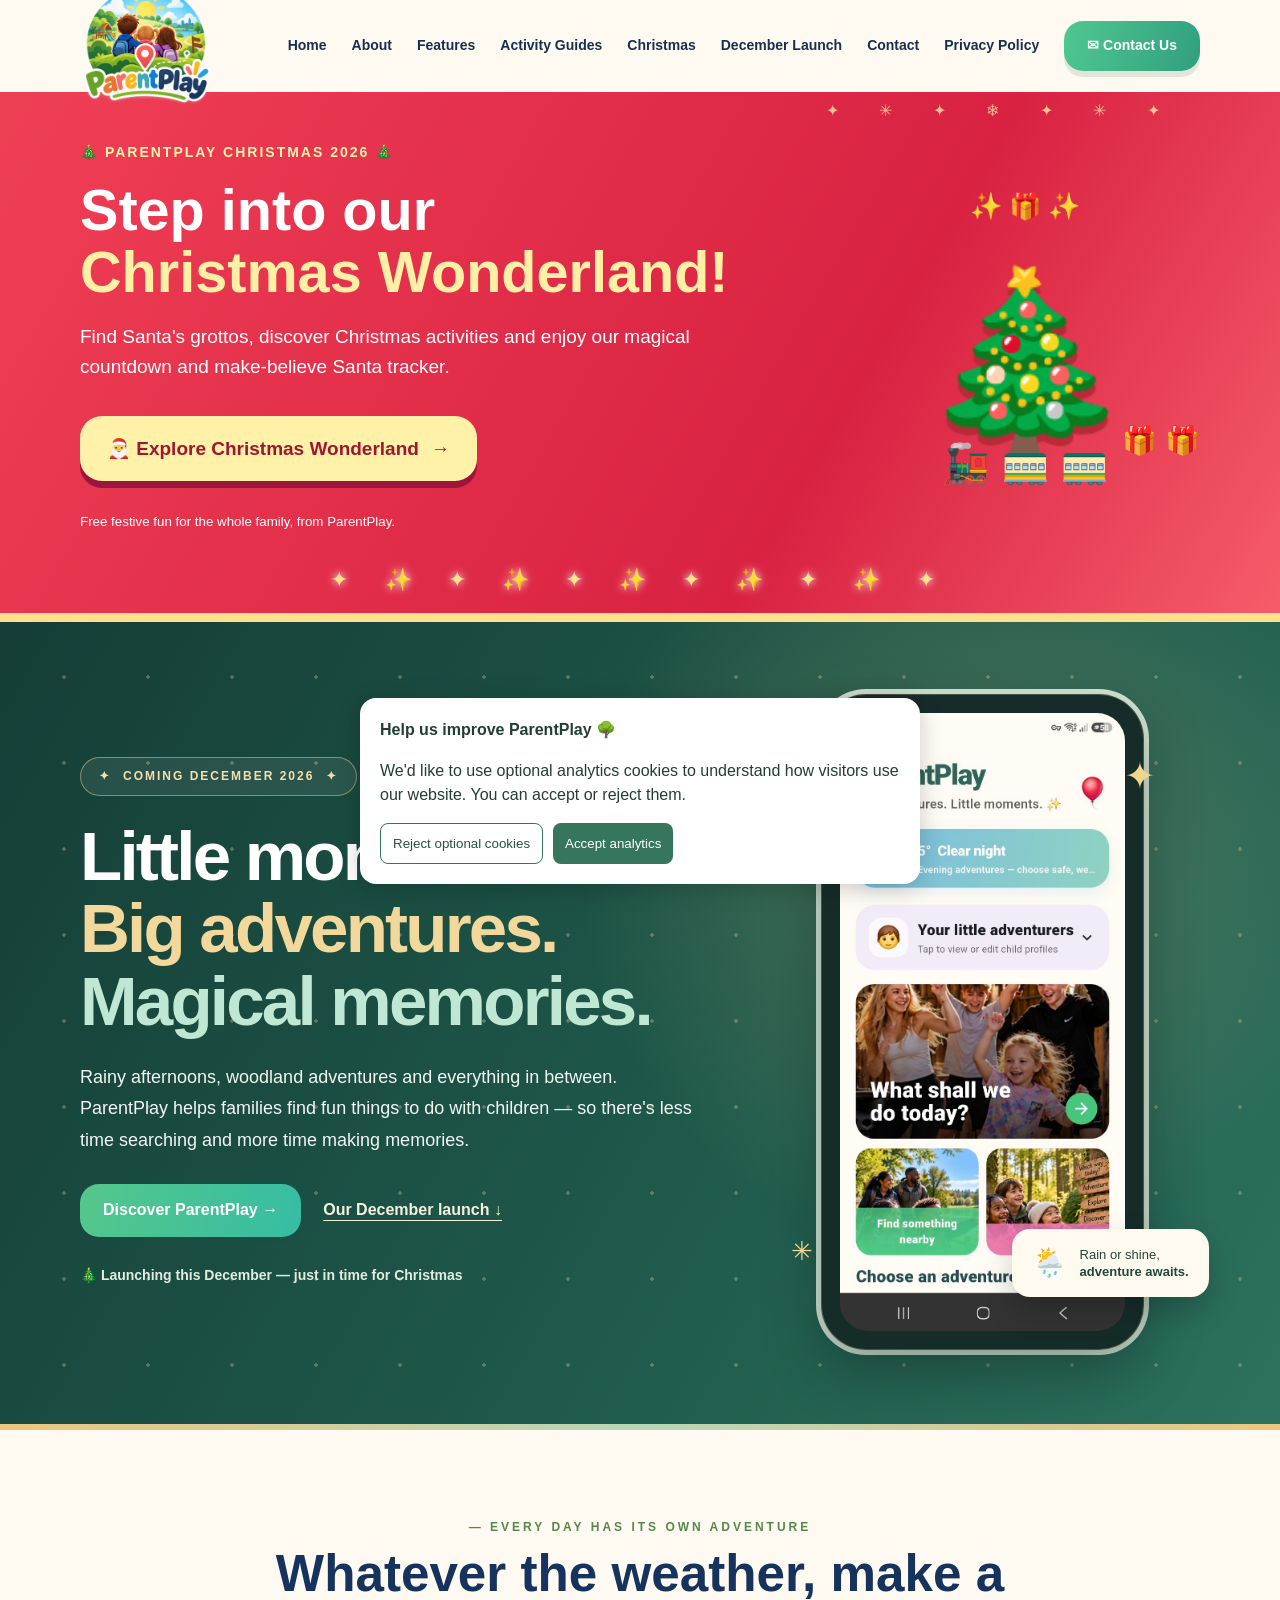
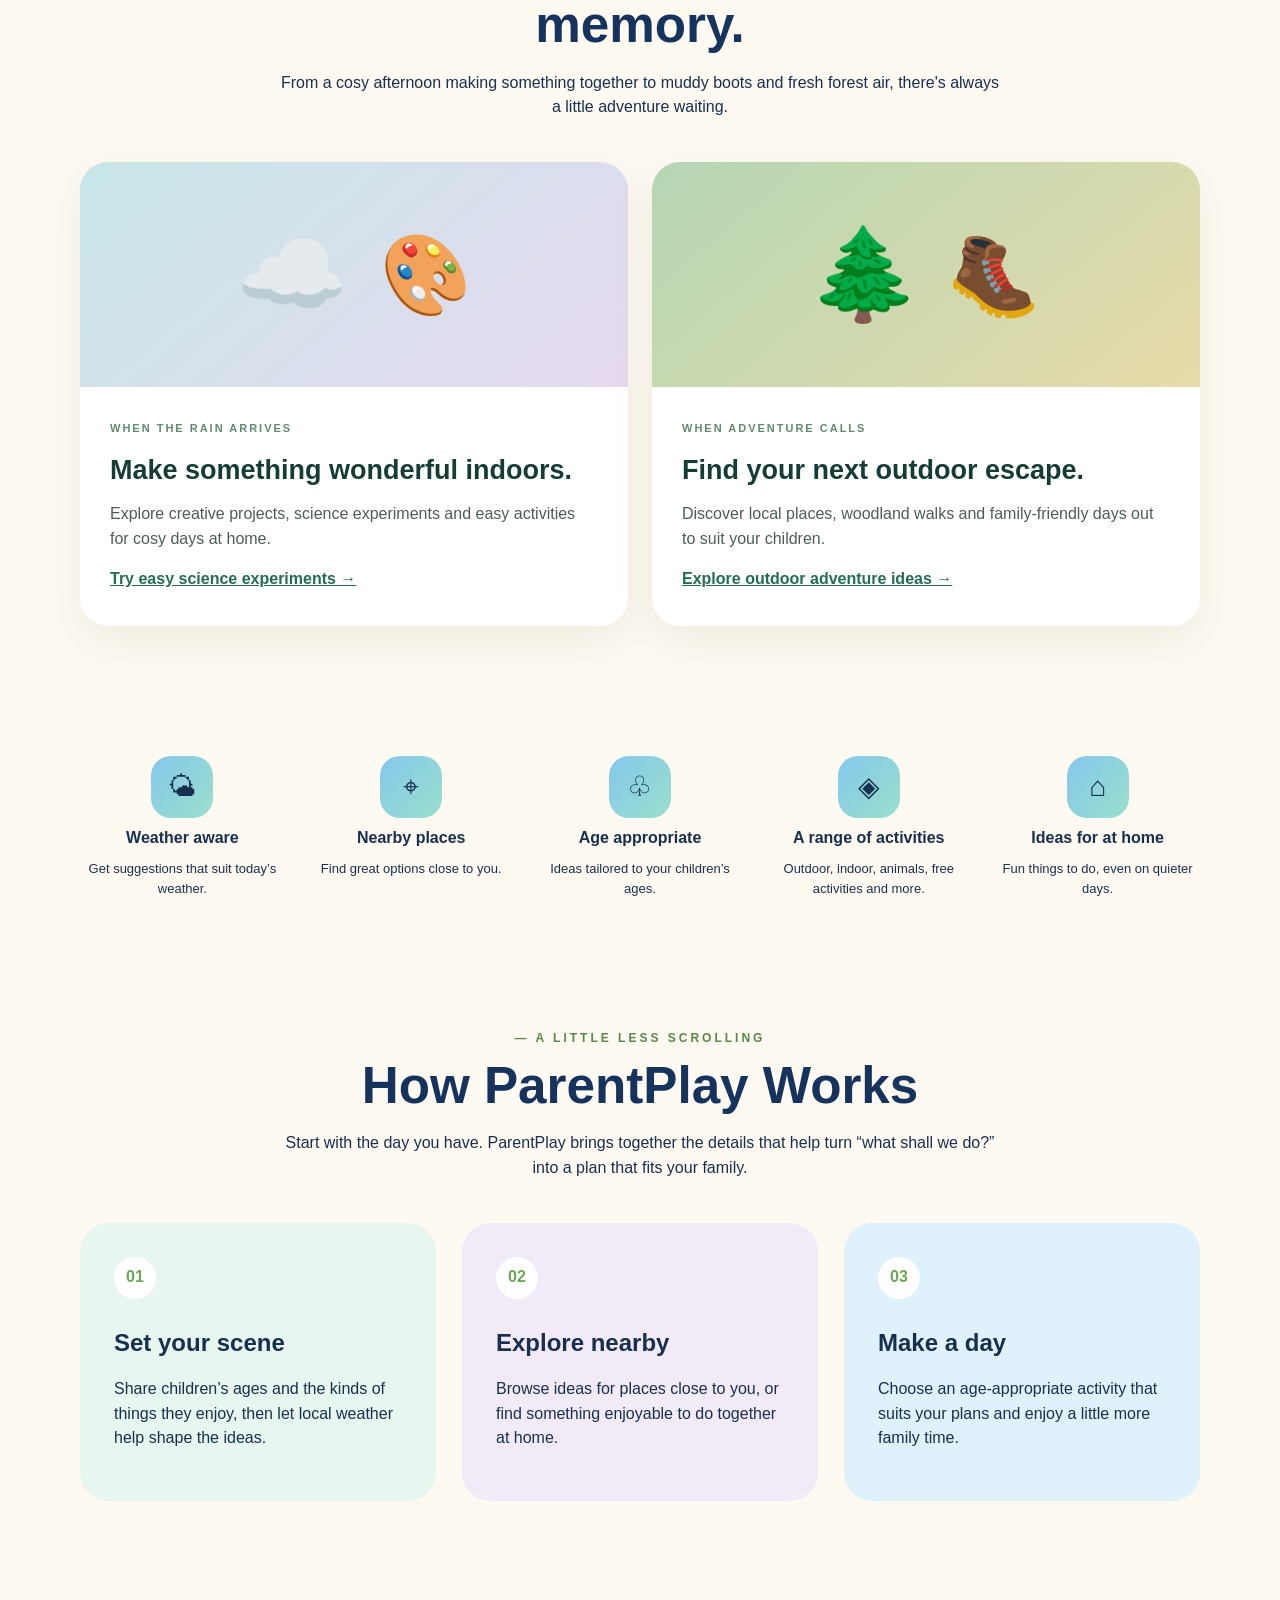
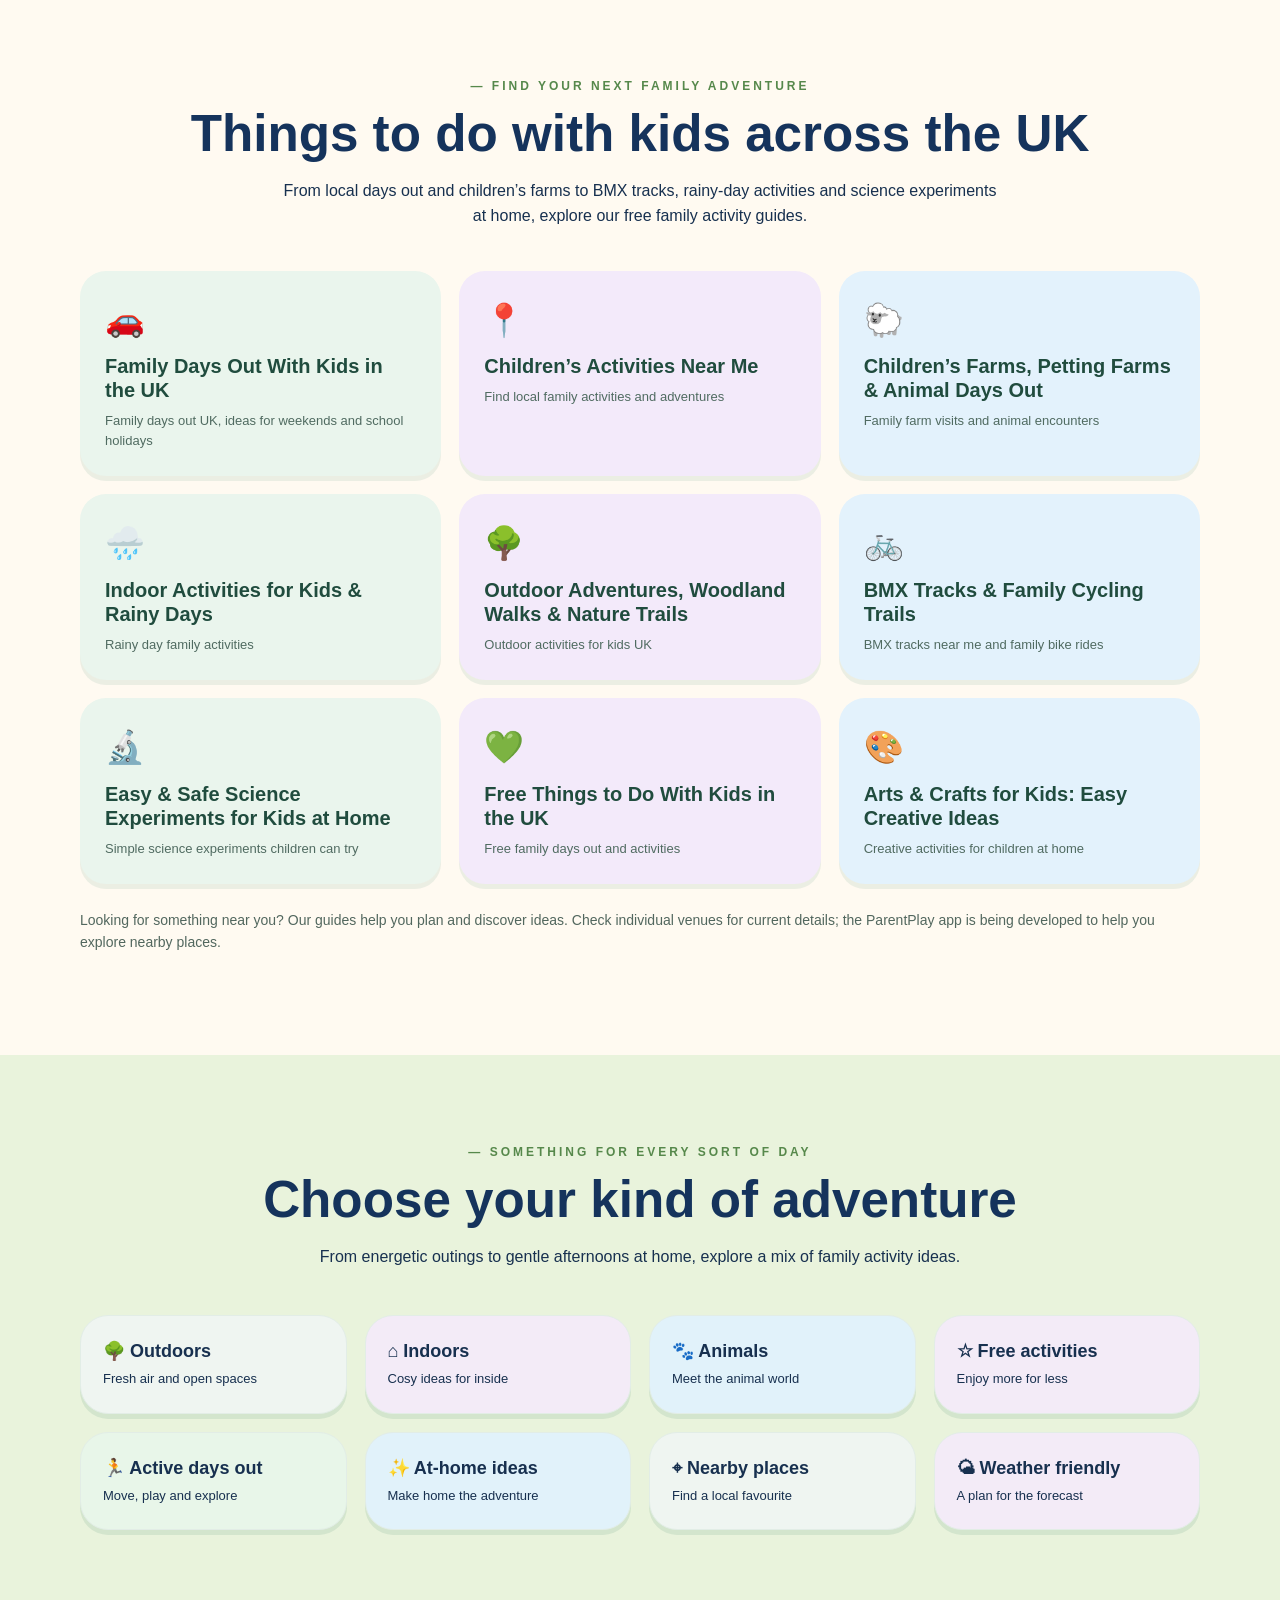
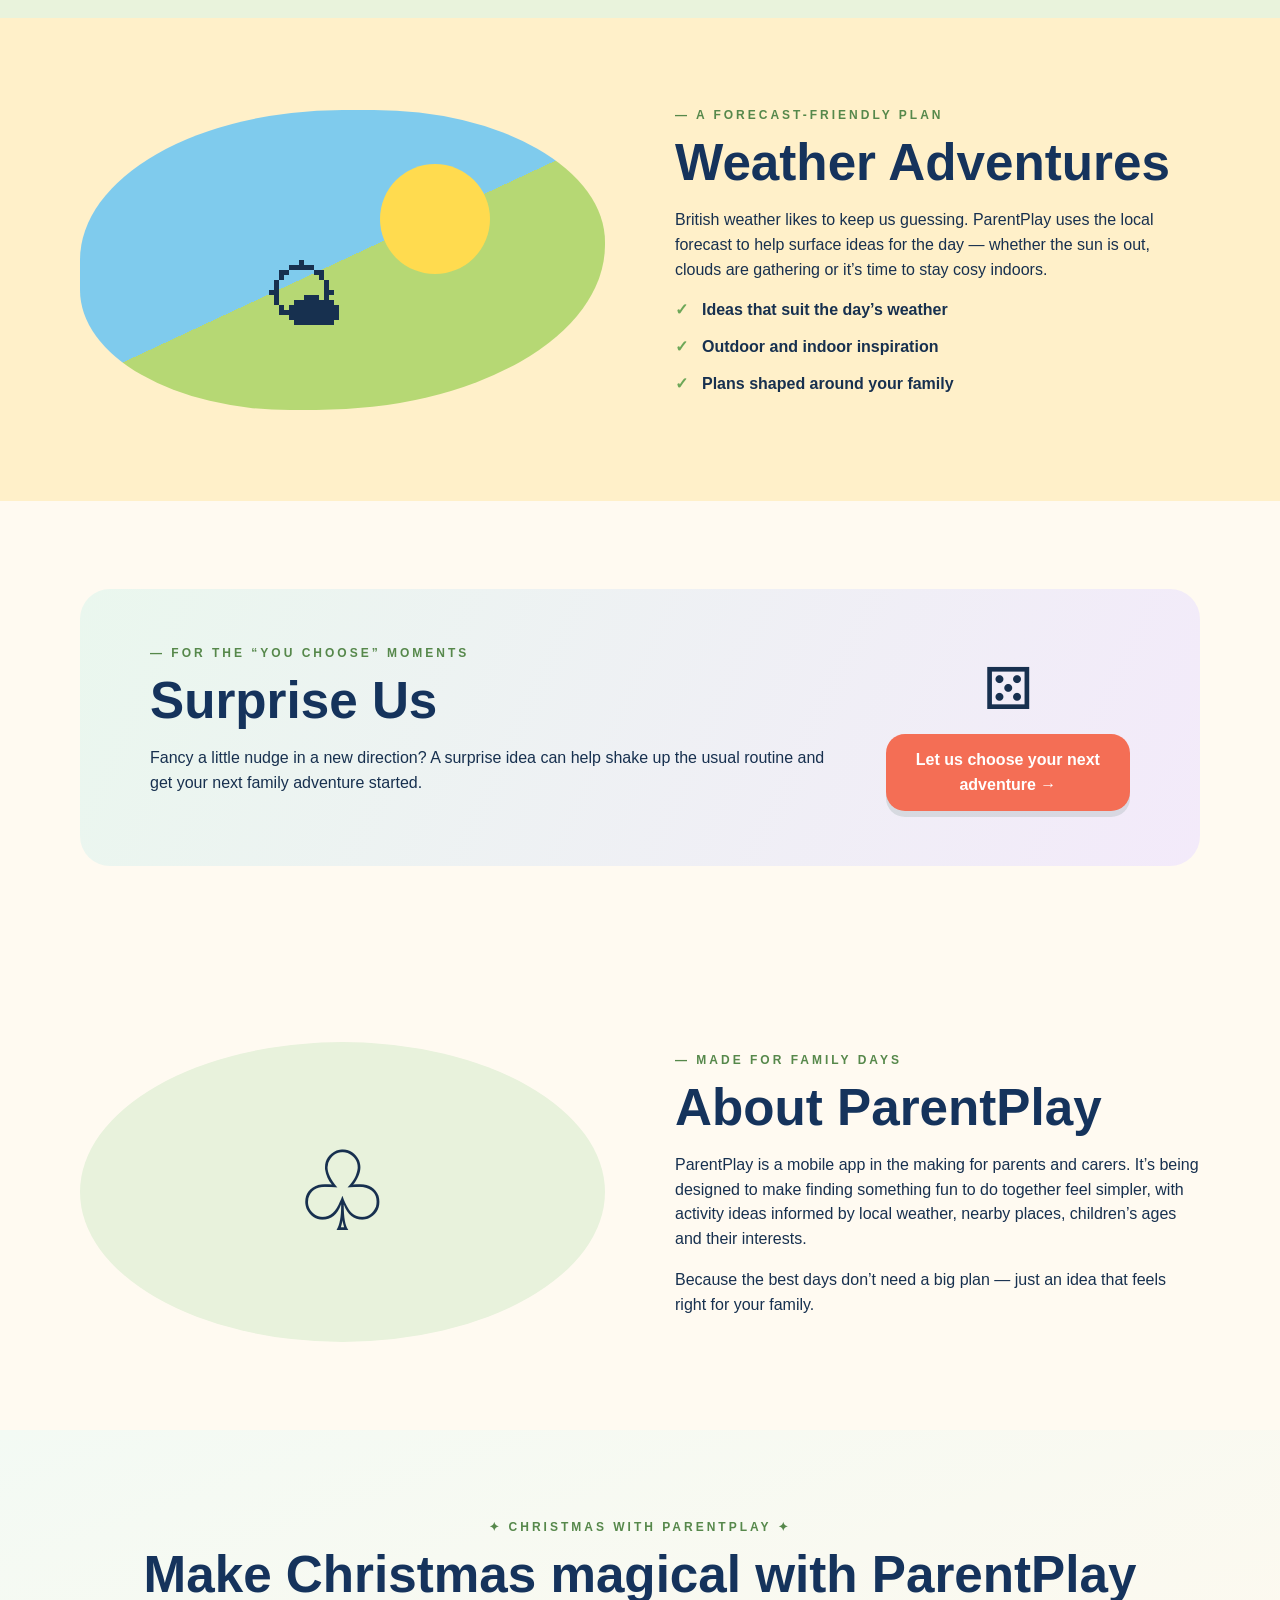
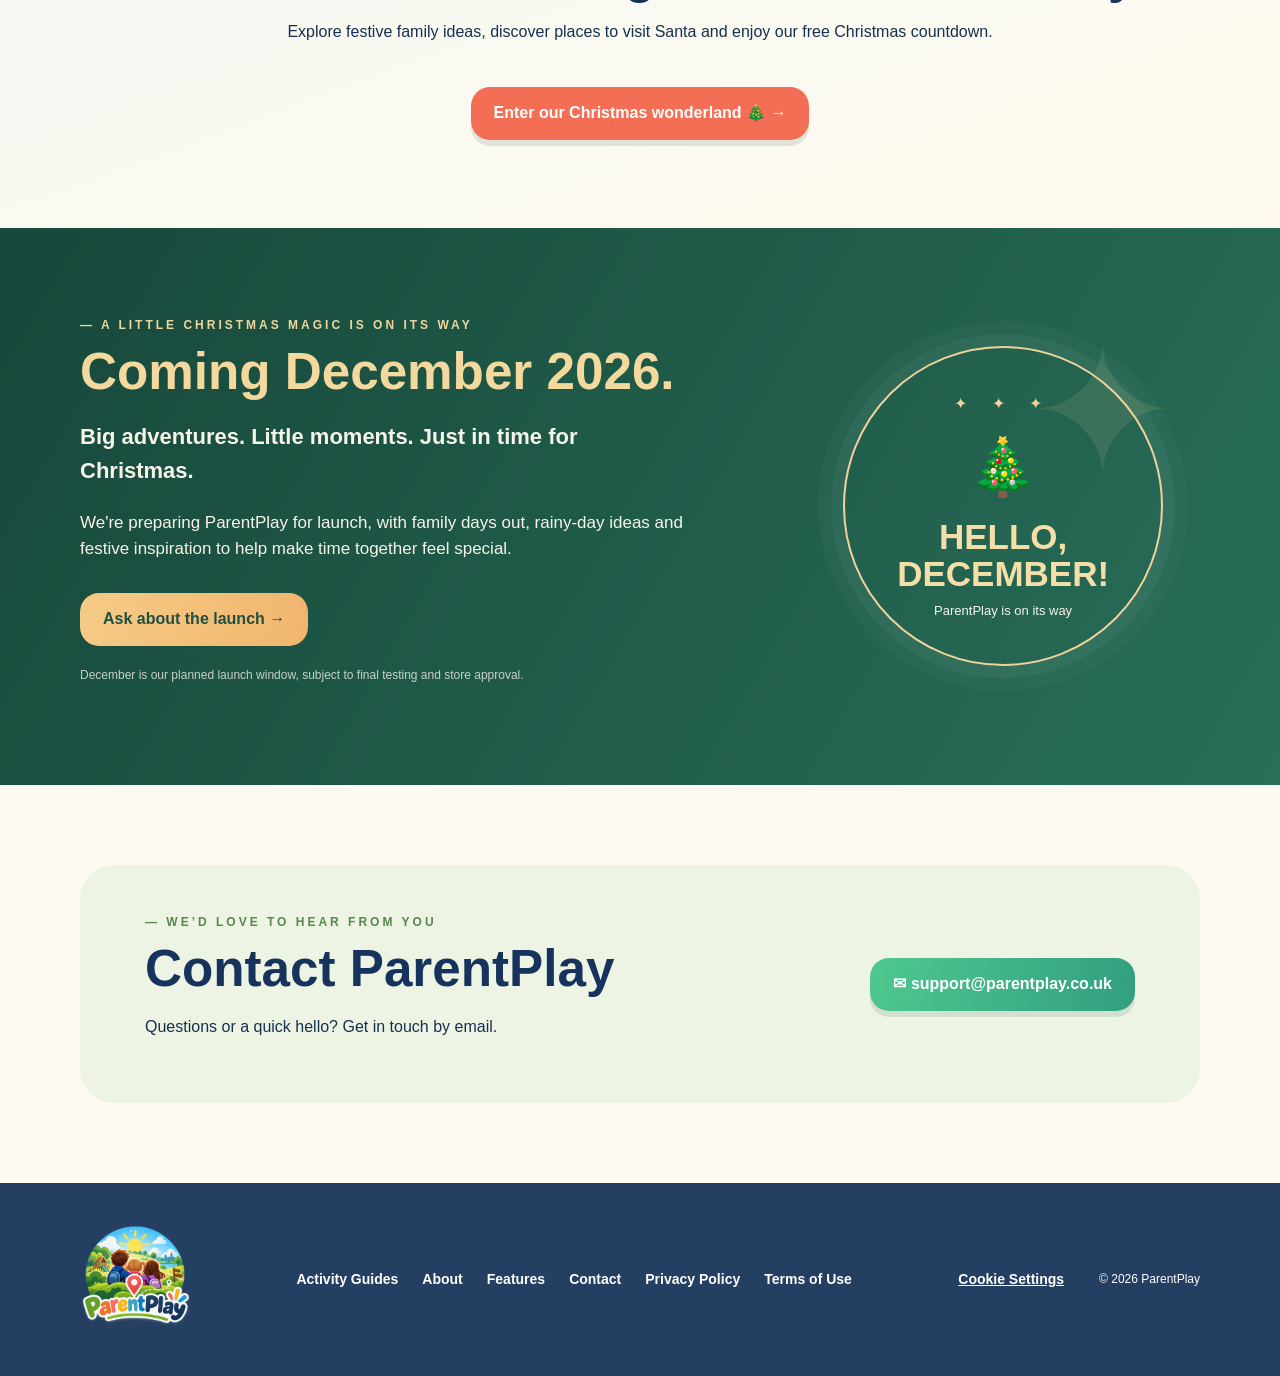
<file: index.html>
<!DOCTYPE html>

<html lang="en-GB"><head><meta charset="utf-8"/><meta content="width=device-width,initial-scale=1" name="viewport"/><title>ParentPlay | Things to Do With Kids, Family Days Out &amp; Activities Near You</title>
<meta content="Discover family days out, children’s farms, indoor activities, BMX trails, outdoor adventures and easy science experiments with ParentPlay across the UK." name="description"/><link href="style.css" rel="stylesheet"/></head><body><header class="site-header"><div class="wrap nav"><a class="logo" href="index.html"><img alt="ParentPlay" src="logo.png"/></a><nav class="navlinks"><a href="#home">Home</a><a href="#about">About</a><a href="#features">Features</a><a href="#activity-guides">Activity Guides</a><a href="christmas.html">Christmas</a><a href="#coming-soon">December Launch</a><a href="#contact">Contact</a><a href="privacy.html">Privacy Policy</a><a class="button contact-button" href="mailto:support@parentplay.co.uk">✉ Contact Us</a></nav><span class="mobile-menu">ParentPlay</span></div></header><main><section aria-label="ParentPlay Christmas Wonderland" class="pp-grotto-banner"><div aria-hidden="true" class="pp-grotto-sparkles">✦ ✳ ✦ ❄ ✦ ✳ ✦</div><div class="wrap pp-grotto-banner-grid"><div class="pp-grotto-banner-copy"><div class="pp-grotto-kicker">🎄 PARENTPLAY CHRISTMAS 2026 🎄</div><h2>Step into our<br/><span>Christmas Wonderland!</span></h2><p>Find Santa's grottos, discover Christmas activities and enjoy our magical countdown and make-believe Santa tracker.</p><a class="pp-grotto-big-link" href="christmas.html">🎅 Explore Christmas Wonderland <span aria-hidden="true">→</span></a><small>Free festive fun for the whole family, from ParentPlay.</small></div><div aria-hidden="true" class="pp-grotto-banner-art"><div class="pp-banner-stars">✨ 🎁 ✨</div><div class="pp-banner-tree">🎄</div><div class="pp-banner-train">🚂 <span>🚃</span> <span>🚃</span></div><div class="pp-banner-gifts">🎁 🎁</div></div></div><div aria-hidden="true" class="pp-grotto-tinsel">✦ ✨ ✦ ✨ ✦ ✨ ✦ ✨ ✦ ✨ ✦</div></section>
<section class="hero christmas-hero" id="home"><div class="wrap hero-grid">
<div class="hero-copy"><div class="launch-pill"><span aria-hidden="true">✦</span> COMING DECEMBER 2026 <span aria-hidden="true">✦</span></div>
<h1>Little moments.<br/><span class="christmas-gold">Big adventures.</span><br/><span class="christmas-soft">Magical memories.</span></h1>
<p>Rainy afternoons, woodland adventures and everything in between. ParentPlay helps families find fun things to do with children — so there's less time searching and more time making memories.</p>
<div class="hero-actions"><a class="button hero-cta" href="#how">Discover ParentPlay <span aria-hidden="true">→</span></a><a class="hero-secondary" href="#coming-soon">Our December launch ↓</a></div>
<div class="hero-note"><span aria-hidden="true">🎄</span> Launching this December — just in time for Christmas</div></div>
<div class="hero-visual"><div aria-hidden="true" class="winter-orbit orbit-one">✦</div><div aria-hidden="true" class="winter-orbit orbit-two">✳</div><div class="phone-frame"><img alt="Current ParentPlay Android app homepage showing weather, child profiles and adventure options" class="phone" src="parentplay-home-current.jpg"/></div><div class="hero-floating-card"><span aria-hidden="true">🌦️</span><span>Rain or shine,<br/><strong>adventure awaits.</strong></span></div></div>
</div><div aria-hidden="true" class="hero-bottom-glow"></div></section>
<section aria-labelledby="story-title" class="season-story section"><div class="wrap"><div class="center"><div class="eyebrow">— Every day has its own adventure</div><h2 id="story-title">Whatever the weather, make a memory.</h2><p class="lead">From a cosy afternoon making something together to muddy boots and fresh forest air, there's always a little adventure waiting.</p></div><div class="story-grid"><article class="story-card rainy"><div aria-hidden="true" class="story-art"><span>☁️</span><span>🎨</span></div><div class="story-body"><span class="story-kicker">WHEN THE RAIN ARRIVES</span><h3>Make something wonderful indoors.</h3><p>Explore creative projects, science experiments and easy activities for cosy days at home.</p><a class="pp-story-link" href="science-experiments.html">Try easy science experiments →</a></div></article><article class="story-card woodland"><div aria-hidden="true" class="story-art"><span>🌲</span><span>🥾</span></div><div class="story-body"><span class="story-kicker">WHEN ADVENTURE CALLS</span><h3>Find your next outdoor escape.</h3><p>Discover local places, woodland walks and family-friendly days out to suit your children.</p><a class="pp-story-link" href="outdoor-adventures.html">Explore outdoor adventure ideas →</a></div></article></div></div></section>
<section class="features" id="features"><div class="wrap feature-grid"><div class="feature"><div class="icon">🌤</div><h3>Weather aware</h3><p>Get suggestions that suit today’s weather.</p></div><div class="feature"><div class="icon">⌖</div><h3>Nearby places</h3><p>Find great options close to you.</p></div><div class="feature"><div class="icon">♧</div><h3>Age appropriate</h3><p>Ideas tailored to your children’s ages.</p></div><div class="feature"><div class="icon">◈</div><h3>A range of activities</h3><p>Outdoor, indoor, animals, free activities and more.</p></div><div class="feature"><div class="icon">⌂</div><h3>Ideas for at home</h3><p>Fun things to do, even on quieter days.</p></div></div></section>
<section class="section" id="how"><div class="wrap"><div class="center"><div class="eyebrow">— A little less scrolling</div><h2>How ParentPlay Works</h2><p class="lead">Start with the day you have. ParentPlay brings together the details that help turn “what shall we do?” into a plan that fits your family.</p></div><div class="steps"><div class="card"><div class="num">01</div><h3>Set your scene</h3><p>Share children’s ages and the kinds of things they enjoy, then let local weather help shape the ideas.</p></div><div class="card"><div class="num">02</div><h3>Explore nearby</h3><p>Browse ideas for places close to you, or find something enjoyable to do together at home.</p></div><div class="card"><div class="num">03</div><h3>Make a day</h3><p>Choose an age-appropriate activity that suits your plans and enjoy a little more family time.</p></div></div></div></section>
<section class="section pp-guides" id="activity-guides"><div class="wrap"><div class="center"><div class="eyebrow">— Find your next family adventure</div><h2>Things to do with kids across the UK</h2><p class="lead">From local days out and children’s farms to BMX tracks, rainy-day activities and science experiments at home, explore our free family activity guides.</p></div><div class="pp-guide-grid"><a class="pp-guide-card" href="family-days-out.html"><span class="pp-guide-emoji">🚗</span><strong>Family Days Out With Kids in the UK</strong><span>Family days out UK, ideas for weekends and school holidays</span></a><a class="pp-guide-card" href="activities-near-me.html"><span class="pp-guide-emoji">📍</span><strong>Children’s Activities Near Me</strong><span>Find local family activities and adventures</span></a><a class="pp-guide-card" href="farms-and-animals.html"><span class="pp-guide-emoji">🐑</span><strong>Children’s Farms, Petting Farms &amp; Animal Days Out</strong><span>Family farm visits and animal encounters</span></a><a class="pp-guide-card" href="indoor-activities.html"><span class="pp-guide-emoji">🌧️</span><strong>Indoor Activities for Kids &amp; Rainy Days</strong><span>Rainy day family activities</span></a><a class="pp-guide-card" href="outdoor-adventures.html"><span class="pp-guide-emoji">🌳</span><strong>Outdoor Adventures, Woodland Walks &amp; Nature Trails</strong><span>Outdoor activities for kids UK</span></a><a class="pp-guide-card" href="bmx-and-cycling.html"><span class="pp-guide-emoji">🚲</span><strong>BMX Tracks &amp; Family Cycling Trails</strong><span>BMX tracks near me and family bike rides</span></a><a class="pp-guide-card" href="science-experiments.html"><span class="pp-guide-emoji">🔬</span><strong>Easy &amp; Safe Science Experiments for Kids at Home</strong><span>Simple science experiments children can try</span></a><a class="pp-guide-card" href="free-family-activities.html"><span class="pp-guide-emoji">💚</span><strong>Free Things to Do With Kids in the UK</strong><span>Free family days out and activities</span></a><a class="pp-guide-card" href="arts-and-crafts.html"><span class="pp-guide-emoji">🎨</span><strong>Arts &amp; Crafts for Kids: Easy Creative Ideas</strong><span>Creative activities for children at home</span></a></div><p class="pp-guide-disclaimer">Looking for something near you? Our guides help you plan and discover ideas. Check individual venues for current details; the ParentPlay app is being developed to help you explore nearby places.</p></div></section><section class="section adventures"><div class="wrap"><div class="center"><div class="eyebrow">— Something for every sort of day</div><h2>Choose your kind of adventure</h2><p>From energetic outings to gentle afternoons at home, explore a mix of family activity ideas.</p></div><div class="category-grid"><a aria-label="Explore outdoor adventures" class="category" href="outdoor-adventures.html"><strong>🌳 Outdoors</strong><span>Fresh air and open spaces</span></a><a aria-label="Explore indoor activities" class="category" href="indoor-activities.html"><strong>⌂ Indoors</strong><span>Cosy ideas for inside</span></a><a aria-label="Explore farms and animals" class="category" href="farms-and-animals.html"><strong>🐾 Animals</strong><span>Meet the animal world</span></a><a aria-label="Explore free family activities" class="category" href="free-family-activities.html"><strong>☆ Free activities</strong><span>Enjoy more for less</span></a><a aria-label="Explore bmx and cycling" class="category" href="bmx-and-cycling.html"><strong>🏃 Active days out</strong><span>Move, play and explore</span></a><a aria-label="Explore arts and crafts" class="category" href="arts-and-crafts.html"><strong>✨ At-home ideas</strong><span>Make home the adventure</span></a><a aria-label="Explore activities near me" class="category" href="activities-near-me.html"><strong>⌖ Nearby places</strong><span>Find a local favourite</span></a><a aria-label="Explore family days out" class="category" href="family-days-out.html"><strong>🌤 Weather friendly</strong><span>A plan for the forecast</span></a></div></div></section>
<section class="section weather"><div class="wrap split"><div class="weather-art"><span class="sun"></span><span class="cloud">🌤</span></div><div><div class="eyebrow">— A forecast-friendly plan</div><h2>Weather Adventures</h2><p>British weather likes to keep us guessing. ParentPlay uses the local forecast to help surface ideas for the day — whether the sun is out, clouds are gathering or it’s time to stay cosy indoors.</p><ul class="ticks"><li>Ideas that suit the day’s weather</li><li>Outdoor and indoor inspiration</li><li>Plans shaped around your family</li></ul></div></div></section>
<section class="section"><div class="wrap surprise-box"><div><div class="eyebrow">— For the “you choose” moments</div><h2>Surprise Us</h2><p>Fancy a little nudge in a new direction? A surprise idea can help shake up the usual routine and get your next family adventure started.</p></div><div class="center"><div class="dice">⚄</div><span class="button">Let us choose your next adventure →</span></div></div></section>
<section class="section" id="about"><div class="wrap split"><div class="about-art">♧</div><div><div class="eyebrow">— Made for family days</div><h2>About ParentPlay</h2><p>ParentPlay is a mobile app in the making for parents and carers. It’s being designed to make finding something fun to do together feel simpler, with activity ideas informed by local weather, nearby places, children’s ages and their interests.</p><p>Because the best days don’t need a big plan — just an idea that feels right for your family.</p></div></div></section>
<section class="section pp-christmas" id="christmas"><div class="wrap"><div class="center"><div class="eyebrow">✦ Christmas with ParentPlay ✦</div><h2>Make Christmas magical with ParentPlay</h2><p class="lead">Explore festive family ideas, discover places to visit Santa and enjoy our free Christmas countdown.</p><a class="button" href="christmas.html">Enter our Christmas wonderland 🎄 →</a></div></div></section><section class="section coming christmas-coming" id="coming-soon"><div class="wrap christmas-launch-grid"><div><div class="eyebrow">— A little Christmas magic is on its way</div><h2>Coming December 2026.</h2><p class="coming-lead">Big adventures. Little moments. Just in time for Christmas.</p><p>We're preparing ParentPlay for launch, with family days out, rainy-day ideas and festive inspiration to help make time together feel special.</p><a class="button launch-contact" href="mailto:support@parentplay.co.uk?subject=ParentPlay%20December%20Launch">Ask about the launch →</a><p class="launch-small">December is our planned launch window, subject to final testing and store approval.</p></div><div aria-label="Launching December 2026" class="christmas-stamp"><span class="stamp-star">✦ ✦ ✦</span><span aria-hidden="true" class="stamp-tree">🎄</span><strong>HELLO,<br/>DECEMBER!</strong><small>ParentPlay is on its way</small></div></div></section>
<section class="contact" id="contact"><div class="wrap contact-box"><div><div class="eyebrow">— We’d love to hear from you</div><h2>Contact ParentPlay</h2><p>Questions or a quick hello? Get in touch by email.</p></div><a class="button contact-button" href="mailto:support@parentplay.co.uk">✉ support@parentplay.co.uk</a></div></section>
</main><footer class="footer"><div class="wrap footer-inner"><a href="index.html"><img alt="ParentPlay" src="logo.png"/></a><nav><a href="#activity-guides">Activity Guides</a><a href="#about">About</a><a href="#features">Features</a><a href="#contact">Contact</a><a href="privacy.html">Privacy Policy</a><a href="terms.html">Terms of Use</a></nav><a href="#" onclick="parentPlayCookieSettings(); return false;" style="color:inherit;text-decoration:underline;">
  Cookie Settings
</a>
<span class="copyright">© 2026 ParentPlay</span></div></footer>
<div aria-label="Cookie preferences" hidden="" id="pp-cookie-banner" role="region" style="position:fixed;bottom:16px;left:16px;right:16px;max-width:560px;margin:auto;background:#fff;color:#243d35;padding:20px;border-radius:16px;box-shadow:0 4px 25px #0003;z-index:9999;font-family:Arial,sans-serif">
<strong>Help us improve ParentPlay 🌳</strong>
<p style="line-height:1.5">
    We'd like to use optional analytics cookies to understand how
    visitors use our website. You can accept or reject them.
  </p>
<div style="display:flex;gap:10px;flex-wrap:wrap">
<button id="pp-reject" style="padding:12px;border:1px solid #36765d;border-radius:8px;background:white;color:#24543f;cursor:pointer" type="button">
      Reject optional cookies
    </button>
<button id="pp-accept" style="padding:12px;border:0;border-radius:8px;background:#36765d;color:white;cursor:pointer" type="button">
      Accept analytics
    </button>
</div>
</div>
<script>
(function () {
  const measurementId = "G-3LKQXDK19L";
  const storageKey = "parentplay_analytics_consent";
  const banner = document.getElementById("pp-cookie-banner");
  let analyticsLoaded = false;

  function loadAnalytics() {
    if (analyticsLoaded) return;
    analyticsLoaded = true;

    window.dataLayer = window.dataLayer || [];
    window.gtag = function () {
      window.dataLayer.push(arguments);
    };

    window.gtag("js", new Date());
    window.gtag("config", measurementId);

    const script = document.createElement("script");
    script.async = true;
    script.src = "https://www.googletagmanager.com/gtag/js?id=" +
      encodeURIComponent(measurementId);
    document.head.appendChild(script);
  }

 
function saveChoice(choice) {
  try {
    localStorage.setItem(storageKey, choice);
  } catch (error) {
    // If storage is unavailable, ask again next visit.
  }

  banner.hidden = true;

  if (choice === "accepted") {
    loadAnalytics();
  } else {
    // Stop future Analytics collection.
    if (typeof window.gtag === "function") {
      window.gtag("consent", "update", {
        analytics_storage: "denied"
      });
    }

    // Clear first-party Google Analytics cookies.
    document.cookie.split(";").forEach(function (cookie) {
      const name = cookie.split("=")[0].trim();

      if (name === "_ga" || name.startsWith("_ga_")) {
        const domains = [
          "",
          "; domain=parentplay.co.uk",
          "; domain=.parentplay.co.uk"
        ];

        domains.forEach(function (domain) {
          document.cookie =
            name + "=; expires=Thu, 01 Jan 1970 00:00:00 GMT; path=/" + domain;
        });
      }
    });

    // Reload so the existing Analytics script cannot
    // continue sending events during this visit.
    if (analyticsLoaded) {
      window.location.reload();
    }
  }
}


  document.getElementById("pp-accept").addEventListener("click", function () {
    saveChoice("accepted");
  });

  document.getElementById("pp-reject").addEventListener("click", function () {
    saveChoice("rejected");
  });

  let savedChoice = null;

  try {
    savedChoice = localStorage.getItem(storageKey);
  } catch (error) {
    // Storage may be unavailable in private browsing.
  }

  if (savedChoice === "accepted") {
    loadAnalytics();
  } else if (savedChoice !== "rejected") {
    banner.hidden = false;
  }

  window.parentPlayCookieSettings = function () {
    banner.hidden = false;
  };
})();
</script>
</body></html>
</file>
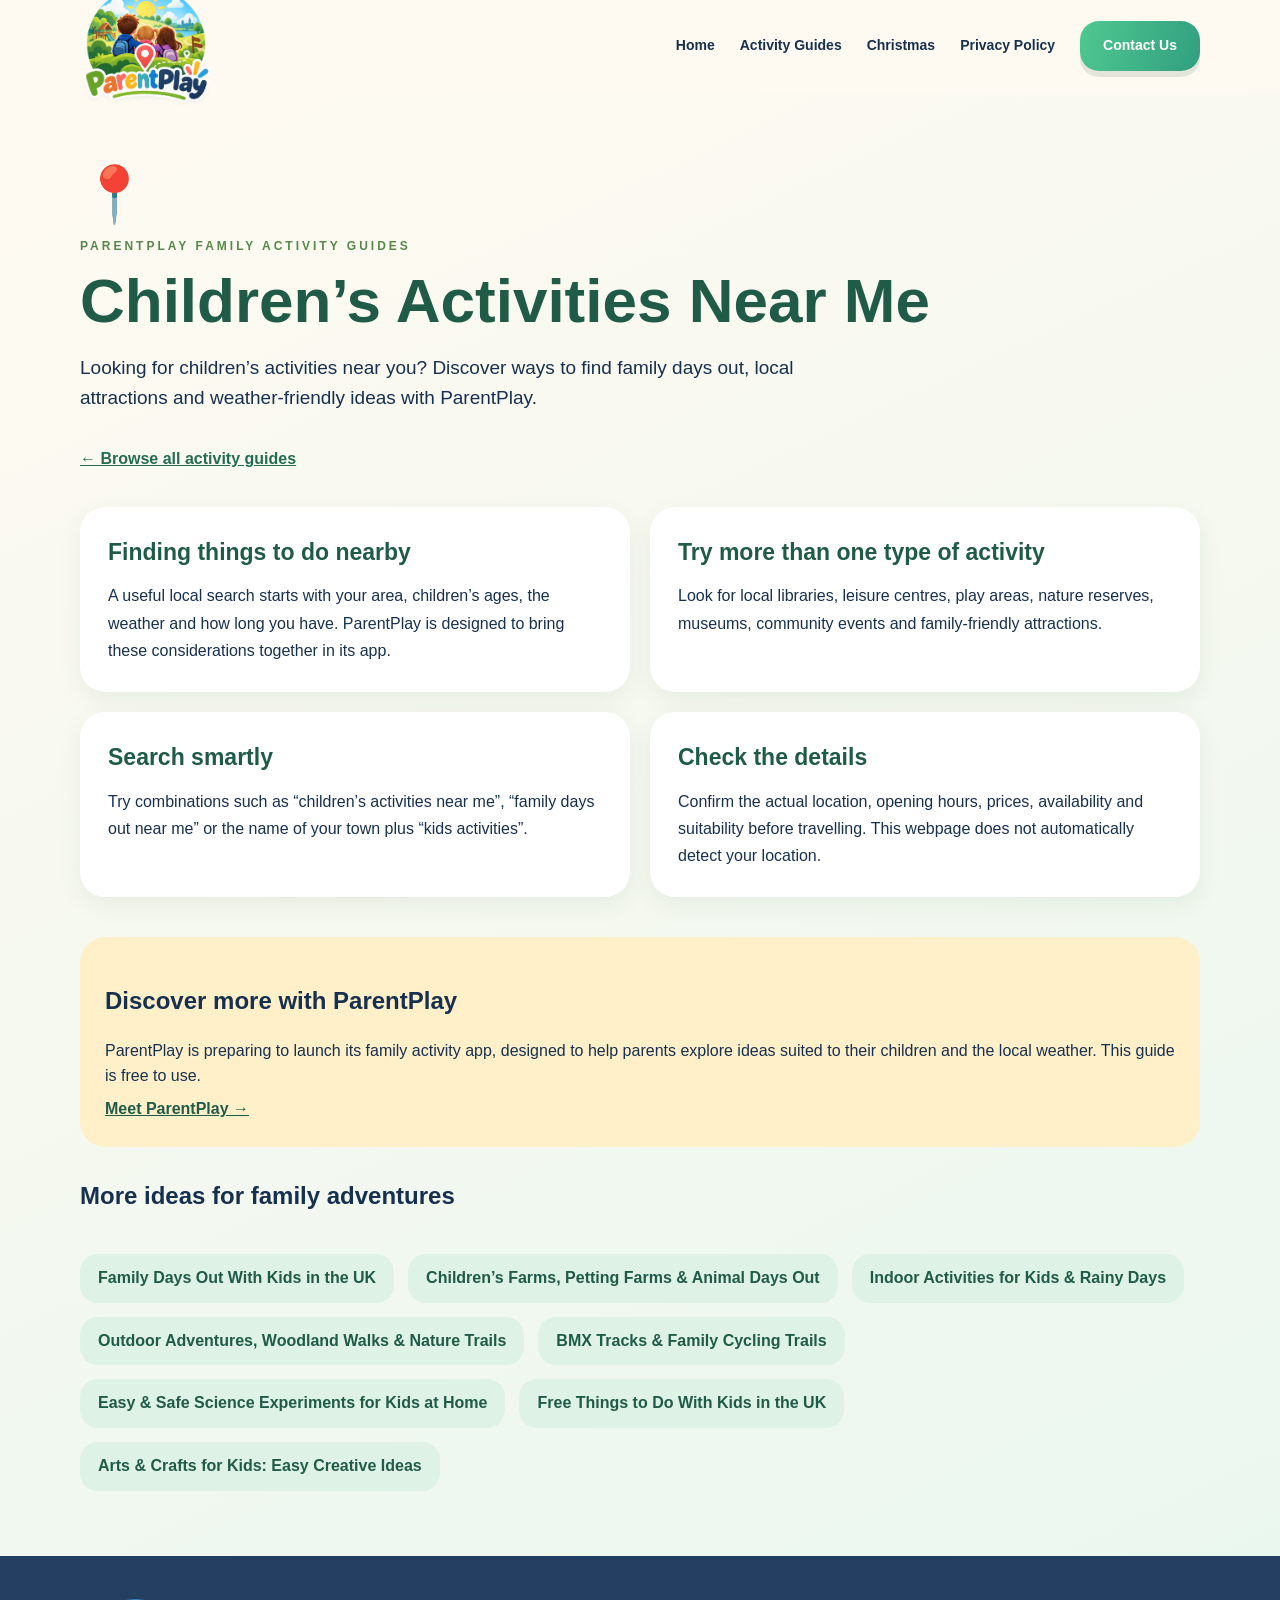
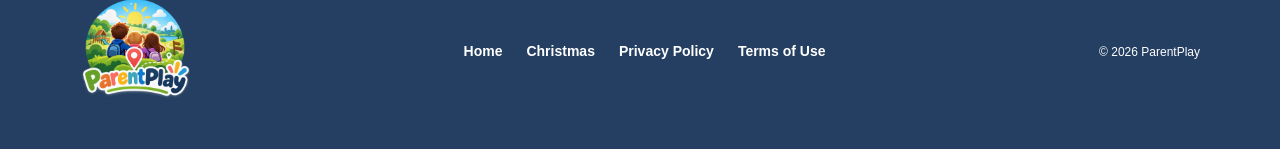
<file: activities-near-me.html>
<!doctype html><html lang="en-GB"><head><meta charset="utf-8"><meta name="viewport" content="width=device-width,initial-scale=1"><title>Children’s Activities Near Me | ParentPlay</title><meta name="description" content="Looking for children’s activities near you? Discover ways to find family days out, local attractions and weather-friendly ideas with ParentPlay."><link rel="canonical" href="https://parentplay.co.uk/activities-near-me.html"><link rel="stylesheet" href="style.css"></head><body><header class="site-header"><div class="wrap nav"><a class="logo" href="index.html"><img src="logo.png" alt="ParentPlay"></a><nav class="navlinks"><a href="index.html">Home</a><a href="index.html#activity-guides">Activity Guides</a><a href="christmas.html">Christmas</a><a href="privacy.html">Privacy Policy</a><a class="button contact-button" href="mailto:support@parentplay.co.uk">Contact Us</a></nav><span class="mobile-menu">ParentPlay</span></div></header><main class="pp-guide-page"><div class="wrap"><div class="pp-guide-hero"><div class="pp-guide-hero-icon" aria-hidden="true">📍</div><div class="eyebrow">ParentPlay family activity guides</div><h1>Children’s Activities Near Me</h1><p class="pp-guide-lead">Looking for children’s activities near you? Discover ways to find family days out, local attractions and weather-friendly ideas with ParentPlay.</p><a class="pp-story-link" href="index.html#activity-guides">← Browse all activity guides</a></div><div class="pp-guide-articles"><article class="pp-guide-article"><h2>Finding things to do nearby</h2><p>A useful local search starts with your area, children’s ages, the weather and how long you have. ParentPlay is designed to bring these considerations together in its app.</p></article><article class="pp-guide-article"><h2>Try more than one type of activity</h2><p>Look for local libraries, leisure centres, play areas, nature reserves, museums, community events and family-friendly attractions.</p></article><article class="pp-guide-article"><h2>Search smartly</h2><p>Try combinations such as “children’s activities near me”, “family days out near me” or the name of your town plus “kids activities”.</p></article><article class="pp-guide-article"><h2>Check the details</h2><p>Confirm the actual location, opening hours, prices, availability and suitability before travelling. This webpage does not automatically detect your location.</p></article></div><div class="pp-guide-cta"><h2>Discover more with ParentPlay</h2><p>ParentPlay is preparing to launch its family activity app, designed to help parents explore ideas suited to their children and the local weather. This guide is free to use.</p><a href="index.html">Meet ParentPlay →</a></div><h2>More ideas for family adventures</h2><nav class="pp-guide-nav" aria-label="Related activity guides"><a href="family-days-out.html">Family Days Out With Kids in the UK</a><a href="farms-and-animals.html">Children’s Farms, Petting Farms &amp; Animal Days Out</a><a href="indoor-activities.html">Indoor Activities for Kids &amp; Rainy Days</a><a href="outdoor-adventures.html">Outdoor Adventures, Woodland Walks &amp; Nature Trails</a><a href="bmx-and-cycling.html">BMX Tracks &amp; Family Cycling Trails</a><a href="science-experiments.html">Easy &amp; Safe Science Experiments for Kids at Home</a><a href="free-family-activities.html">Free Things to Do With Kids in the UK</a><a href="arts-and-crafts.html">Arts &amp; Crafts for Kids: Easy Creative Ideas</a></nav></div></main><footer class="footer"><div class="wrap footer-inner"><a href="index.html"><img src="logo.png" alt="ParentPlay"></a><nav><a href="index.html">Home</a><a href="christmas.html">Christmas</a><a href="privacy.html">Privacy Policy</a><a href="terms.html">Terms of Use</a></nav><span class="copyright">© 2026 ParentPlay</span></div></footer></body></html>
</file>
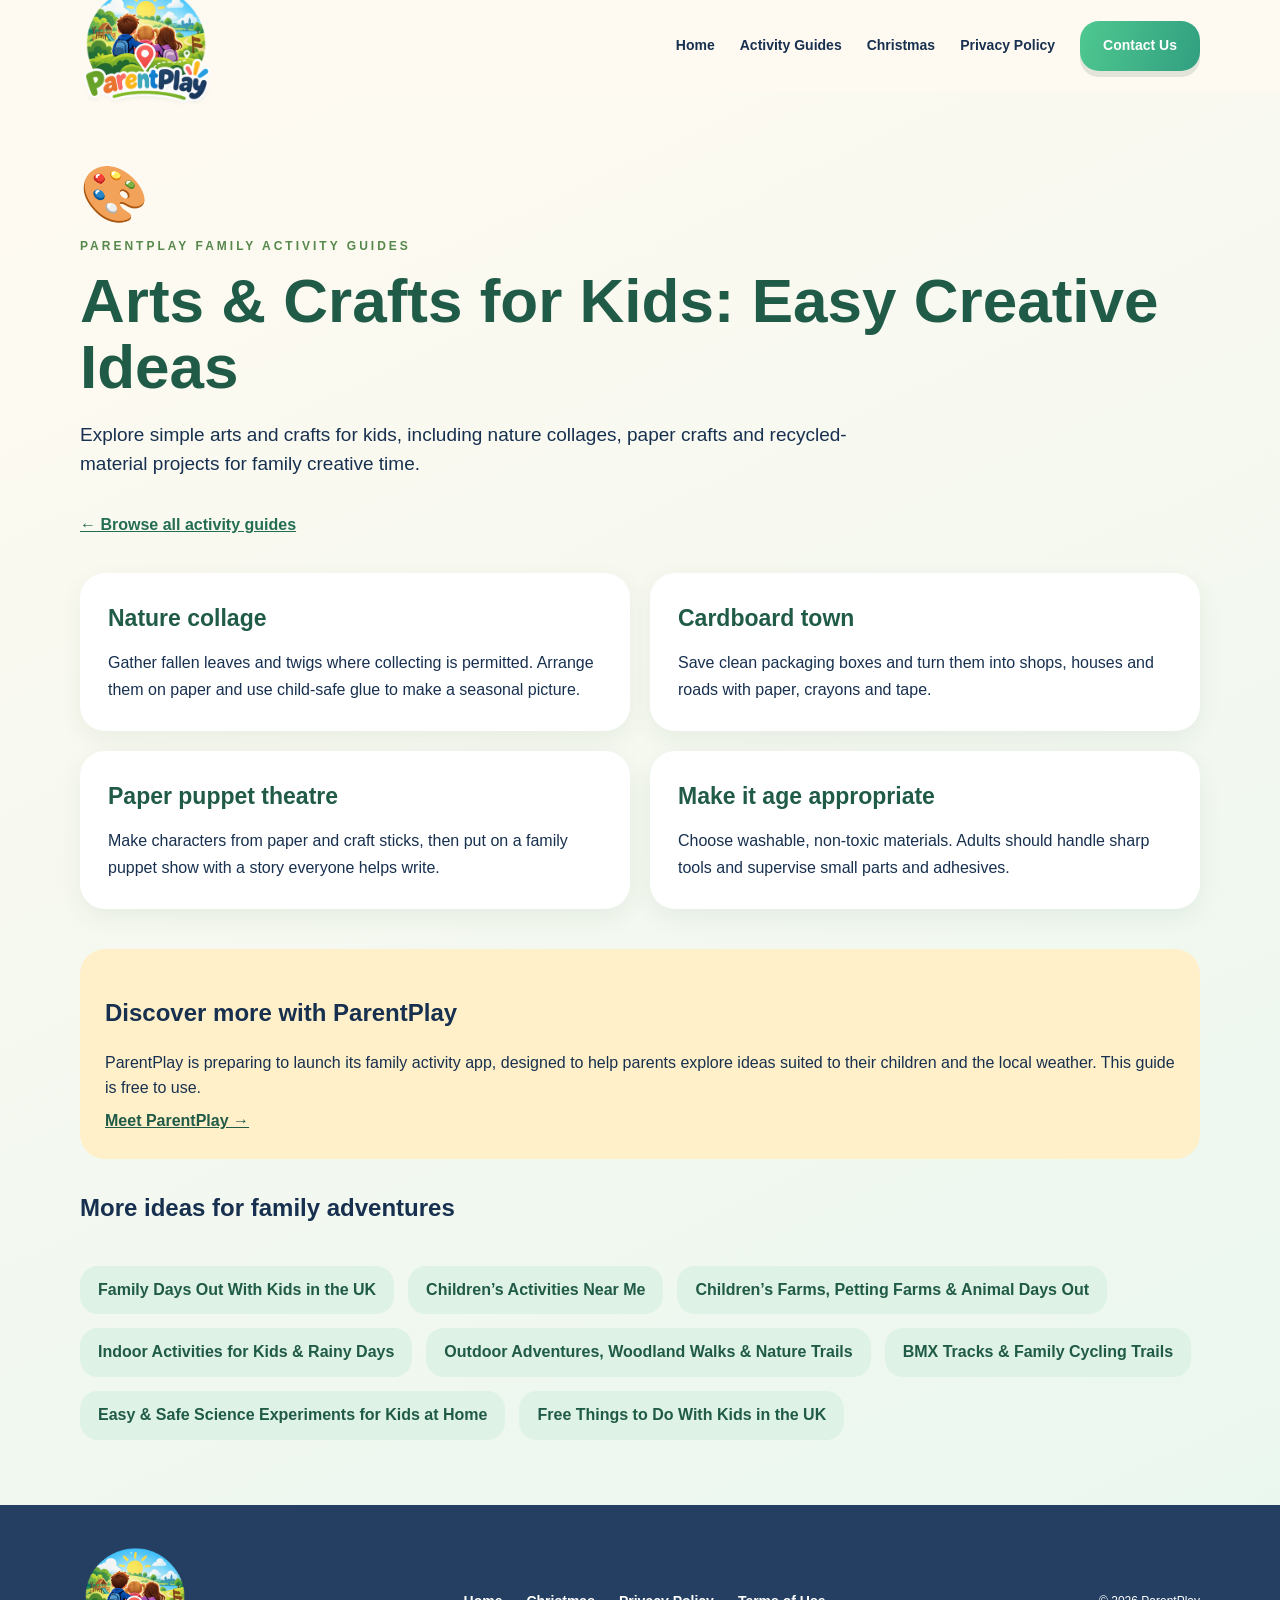
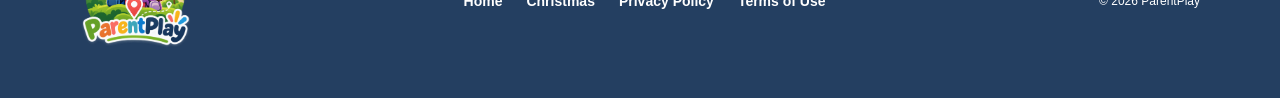
<file: arts-and-crafts.html>
<!doctype html><html lang="en-GB"><head><meta charset="utf-8"><meta name="viewport" content="width=device-width,initial-scale=1"><title>Arts &amp; Crafts for Kids: Easy Creative Ideas | ParentPlay</title><meta name="description" content="Explore simple arts and crafts for kids, including nature collages, paper crafts and recycled-material projects for family creative time."><link rel="canonical" href="https://parentplay.co.uk/arts-and-crafts.html"><link rel="stylesheet" href="style.css"></head><body><header class="site-header"><div class="wrap nav"><a class="logo" href="index.html"><img src="logo.png" alt="ParentPlay"></a><nav class="navlinks"><a href="index.html">Home</a><a href="index.html#activity-guides">Activity Guides</a><a href="christmas.html">Christmas</a><a href="privacy.html">Privacy Policy</a><a class="button contact-button" href="mailto:support@parentplay.co.uk">Contact Us</a></nav><span class="mobile-menu">ParentPlay</span></div></header><main class="pp-guide-page"><div class="wrap"><div class="pp-guide-hero"><div class="pp-guide-hero-icon" aria-hidden="true">🎨</div><div class="eyebrow">ParentPlay family activity guides</div><h1>Arts &amp; Crafts for Kids: Easy Creative Ideas</h1><p class="pp-guide-lead">Explore simple arts and crafts for kids, including nature collages, paper crafts and recycled-material projects for family creative time.</p><a class="pp-story-link" href="index.html#activity-guides">← Browse all activity guides</a></div><div class="pp-guide-articles"><article class="pp-guide-article"><h2>Nature collage</h2><p>Gather fallen leaves and twigs where collecting is permitted. Arrange them on paper and use child-safe glue to make a seasonal picture.</p></article><article class="pp-guide-article"><h2>Cardboard town</h2><p>Save clean packaging boxes and turn them into shops, houses and roads with paper, crayons and tape.</p></article><article class="pp-guide-article"><h2>Paper puppet theatre</h2><p>Make characters from paper and craft sticks, then put on a family puppet show with a story everyone helps write.</p></article><article class="pp-guide-article"><h2>Make it age appropriate</h2><p>Choose washable, non-toxic materials. Adults should handle sharp tools and supervise small parts and adhesives.</p></article></div><div class="pp-guide-cta"><h2>Discover more with ParentPlay</h2><p>ParentPlay is preparing to launch its family activity app, designed to help parents explore ideas suited to their children and the local weather. This guide is free to use.</p><a href="index.html">Meet ParentPlay →</a></div><h2>More ideas for family adventures</h2><nav class="pp-guide-nav" aria-label="Related activity guides"><a href="family-days-out.html">Family Days Out With Kids in the UK</a><a href="activities-near-me.html">Children’s Activities Near Me</a><a href="farms-and-animals.html">Children’s Farms, Petting Farms &amp; Animal Days Out</a><a href="indoor-activities.html">Indoor Activities for Kids &amp; Rainy Days</a><a href="outdoor-adventures.html">Outdoor Adventures, Woodland Walks &amp; Nature Trails</a><a href="bmx-and-cycling.html">BMX Tracks &amp; Family Cycling Trails</a><a href="science-experiments.html">Easy &amp; Safe Science Experiments for Kids at Home</a><a href="free-family-activities.html">Free Things to Do With Kids in the UK</a></nav></div></main><footer class="footer"><div class="wrap footer-inner"><a href="index.html"><img src="logo.png" alt="ParentPlay"></a><nav><a href="index.html">Home</a><a href="christmas.html">Christmas</a><a href="privacy.html">Privacy Policy</a><a href="terms.html">Terms of Use</a></nav><span class="copyright">© 2026 ParentPlay</span></div></footer></body></html>
</file>
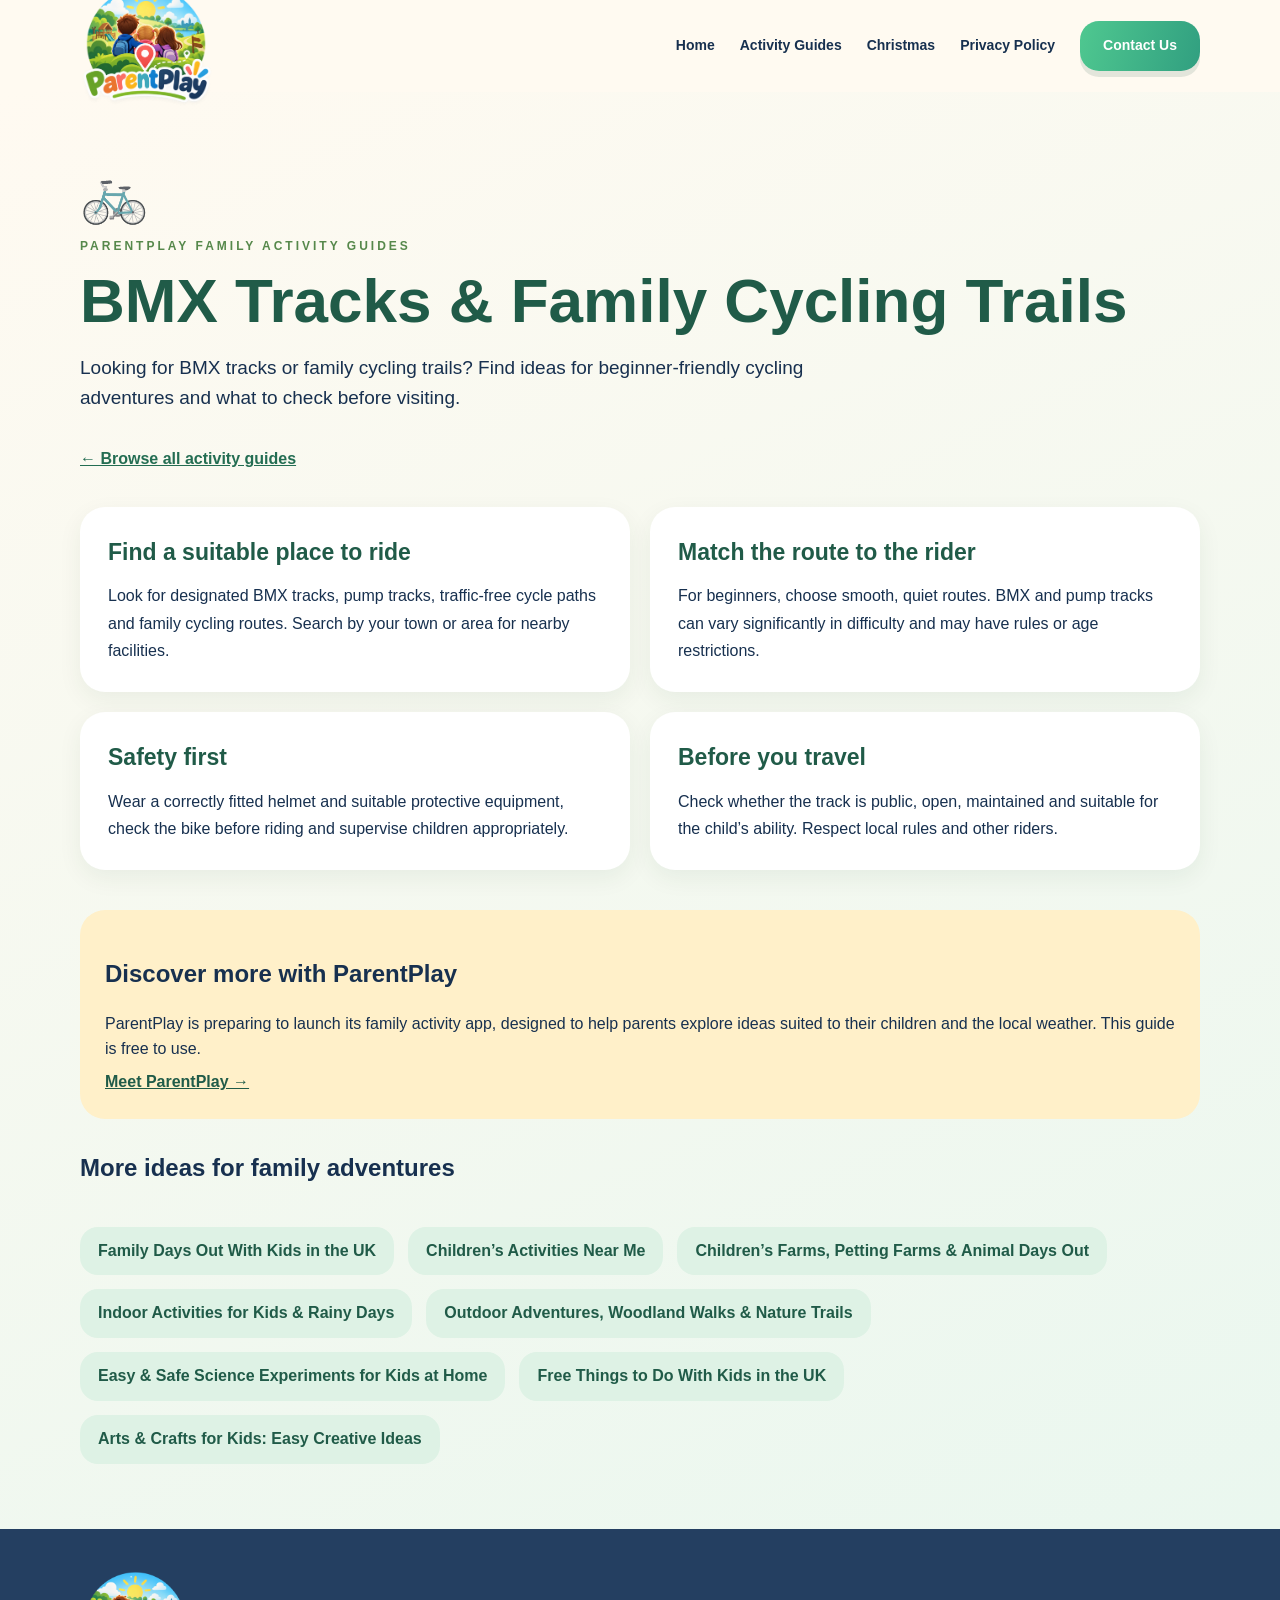
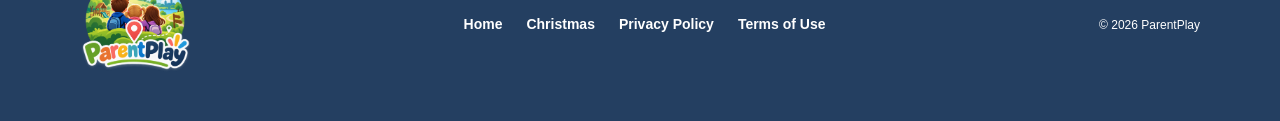
<file: bmx-and-cycling.html>
<!doctype html><html lang="en-GB"><head><meta charset="utf-8"><meta name="viewport" content="width=device-width,initial-scale=1"><title>BMX Tracks &amp; Family Cycling Trails | ParentPlay</title><meta name="description" content="Looking for BMX tracks or family cycling trails? Find ideas for beginner-friendly cycling adventures and what to check before visiting."><link rel="canonical" href="https://parentplay.co.uk/bmx-and-cycling.html"><link rel="stylesheet" href="style.css"></head><body><header class="site-header"><div class="wrap nav"><a class="logo" href="index.html"><img src="logo.png" alt="ParentPlay"></a><nav class="navlinks"><a href="index.html">Home</a><a href="index.html#activity-guides">Activity Guides</a><a href="christmas.html">Christmas</a><a href="privacy.html">Privacy Policy</a><a class="button contact-button" href="mailto:support@parentplay.co.uk">Contact Us</a></nav><span class="mobile-menu">ParentPlay</span></div></header><main class="pp-guide-page"><div class="wrap"><div class="pp-guide-hero"><div class="pp-guide-hero-icon" aria-hidden="true">🚲</div><div class="eyebrow">ParentPlay family activity guides</div><h1>BMX Tracks &amp; Family Cycling Trails</h1><p class="pp-guide-lead">Looking for BMX tracks or family cycling trails? Find ideas for beginner-friendly cycling adventures and what to check before visiting.</p><a class="pp-story-link" href="index.html#activity-guides">← Browse all activity guides</a></div><div class="pp-guide-articles"><article class="pp-guide-article"><h2>Find a suitable place to ride</h2><p>Look for designated BMX tracks, pump tracks, traffic-free cycle paths and family cycling routes. Search by your town or area for nearby facilities.</p></article><article class="pp-guide-article"><h2>Match the route to the rider</h2><p>For beginners, choose smooth, quiet routes. BMX and pump tracks can vary significantly in difficulty and may have rules or age restrictions.</p></article><article class="pp-guide-article"><h2>Safety first</h2><p>Wear a correctly fitted helmet and suitable protective equipment, check the bike before riding and supervise children appropriately.</p></article><article class="pp-guide-article"><h2>Before you travel</h2><p>Check whether the track is public, open, maintained and suitable for the child’s ability. Respect local rules and other riders.</p></article></div><div class="pp-guide-cta"><h2>Discover more with ParentPlay</h2><p>ParentPlay is preparing to launch its family activity app, designed to help parents explore ideas suited to their children and the local weather. This guide is free to use.</p><a href="index.html">Meet ParentPlay →</a></div><h2>More ideas for family adventures</h2><nav class="pp-guide-nav" aria-label="Related activity guides"><a href="family-days-out.html">Family Days Out With Kids in the UK</a><a href="activities-near-me.html">Children’s Activities Near Me</a><a href="farms-and-animals.html">Children’s Farms, Petting Farms &amp; Animal Days Out</a><a href="indoor-activities.html">Indoor Activities for Kids &amp; Rainy Days</a><a href="outdoor-adventures.html">Outdoor Adventures, Woodland Walks &amp; Nature Trails</a><a href="science-experiments.html">Easy &amp; Safe Science Experiments for Kids at Home</a><a href="free-family-activities.html">Free Things to Do With Kids in the UK</a><a href="arts-and-crafts.html">Arts &amp; Crafts for Kids: Easy Creative Ideas</a></nav></div></main><footer class="footer"><div class="wrap footer-inner"><a href="index.html"><img src="logo.png" alt="ParentPlay"></a><nav><a href="index.html">Home</a><a href="christmas.html">Christmas</a><a href="privacy.html">Privacy Policy</a><a href="terms.html">Terms of Use</a></nav><span class="copyright">© 2026 ParentPlay</span></div></footer></body></html>
</file>
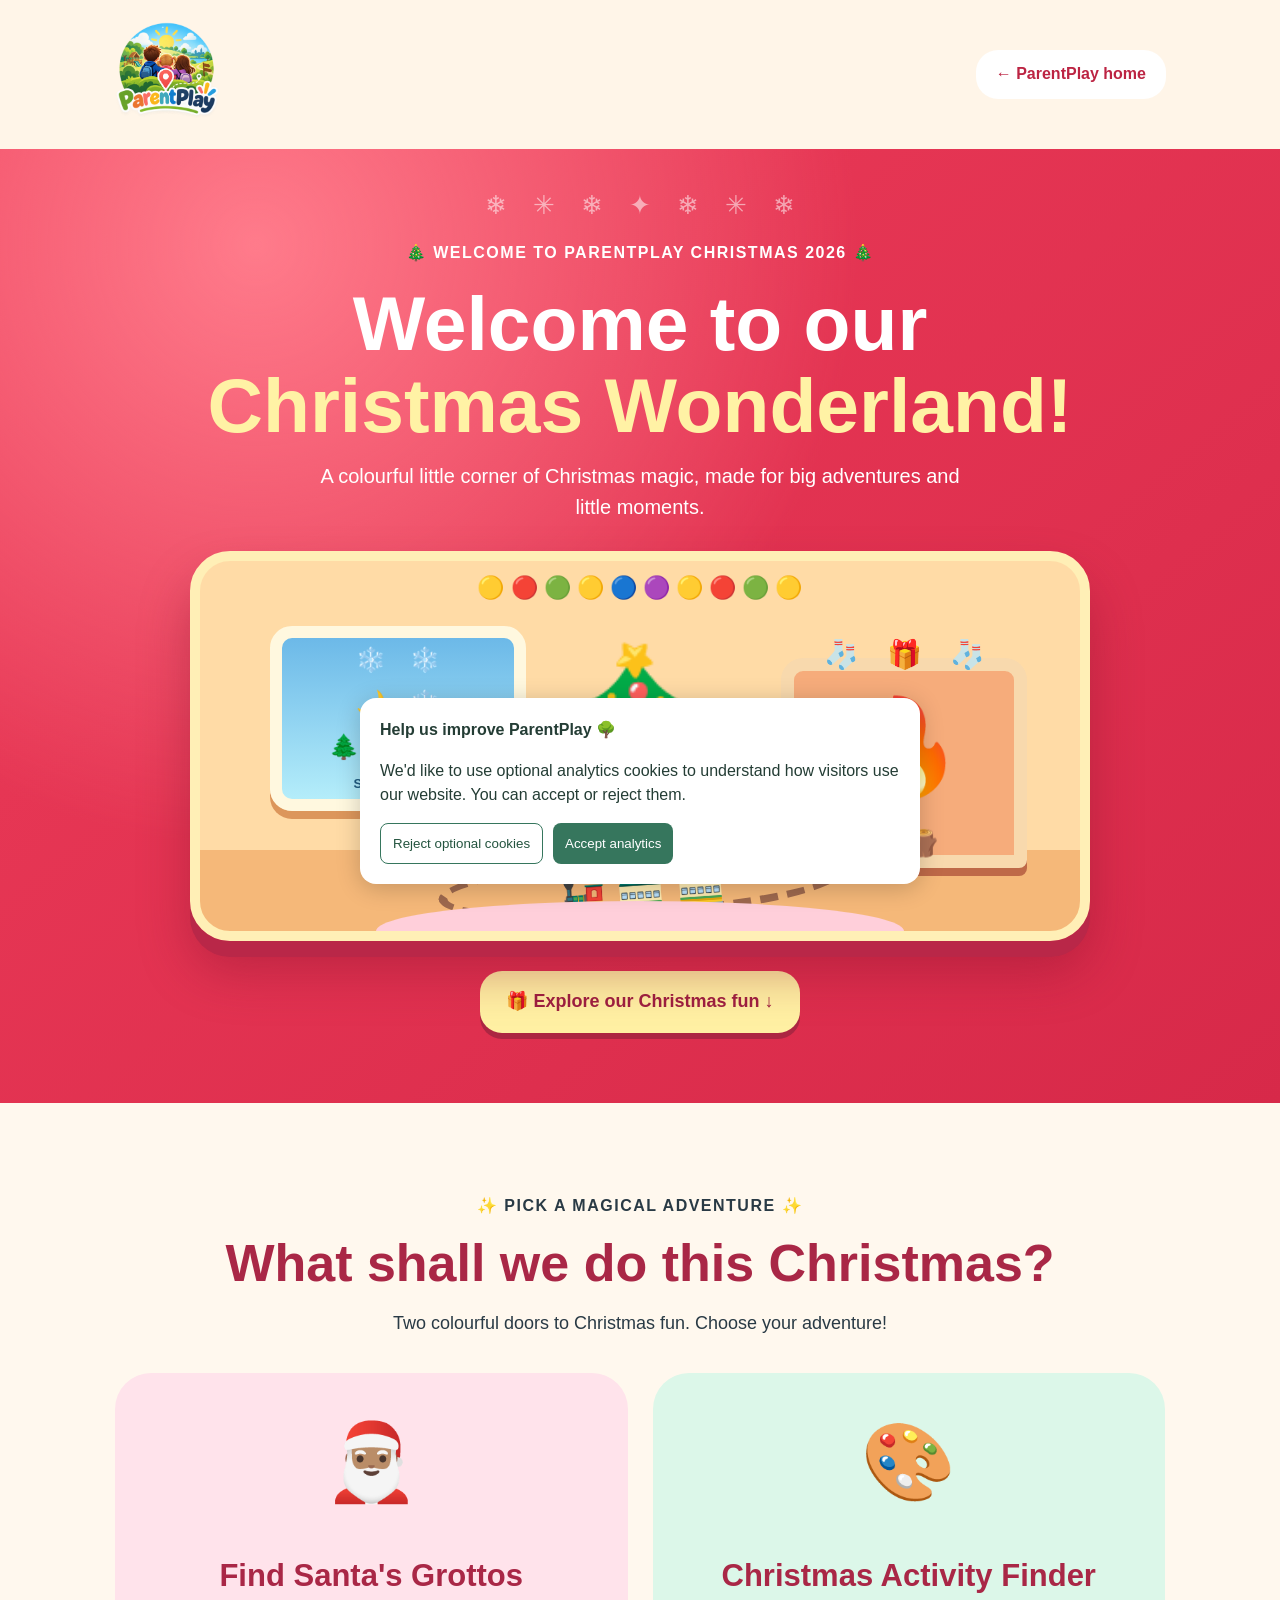
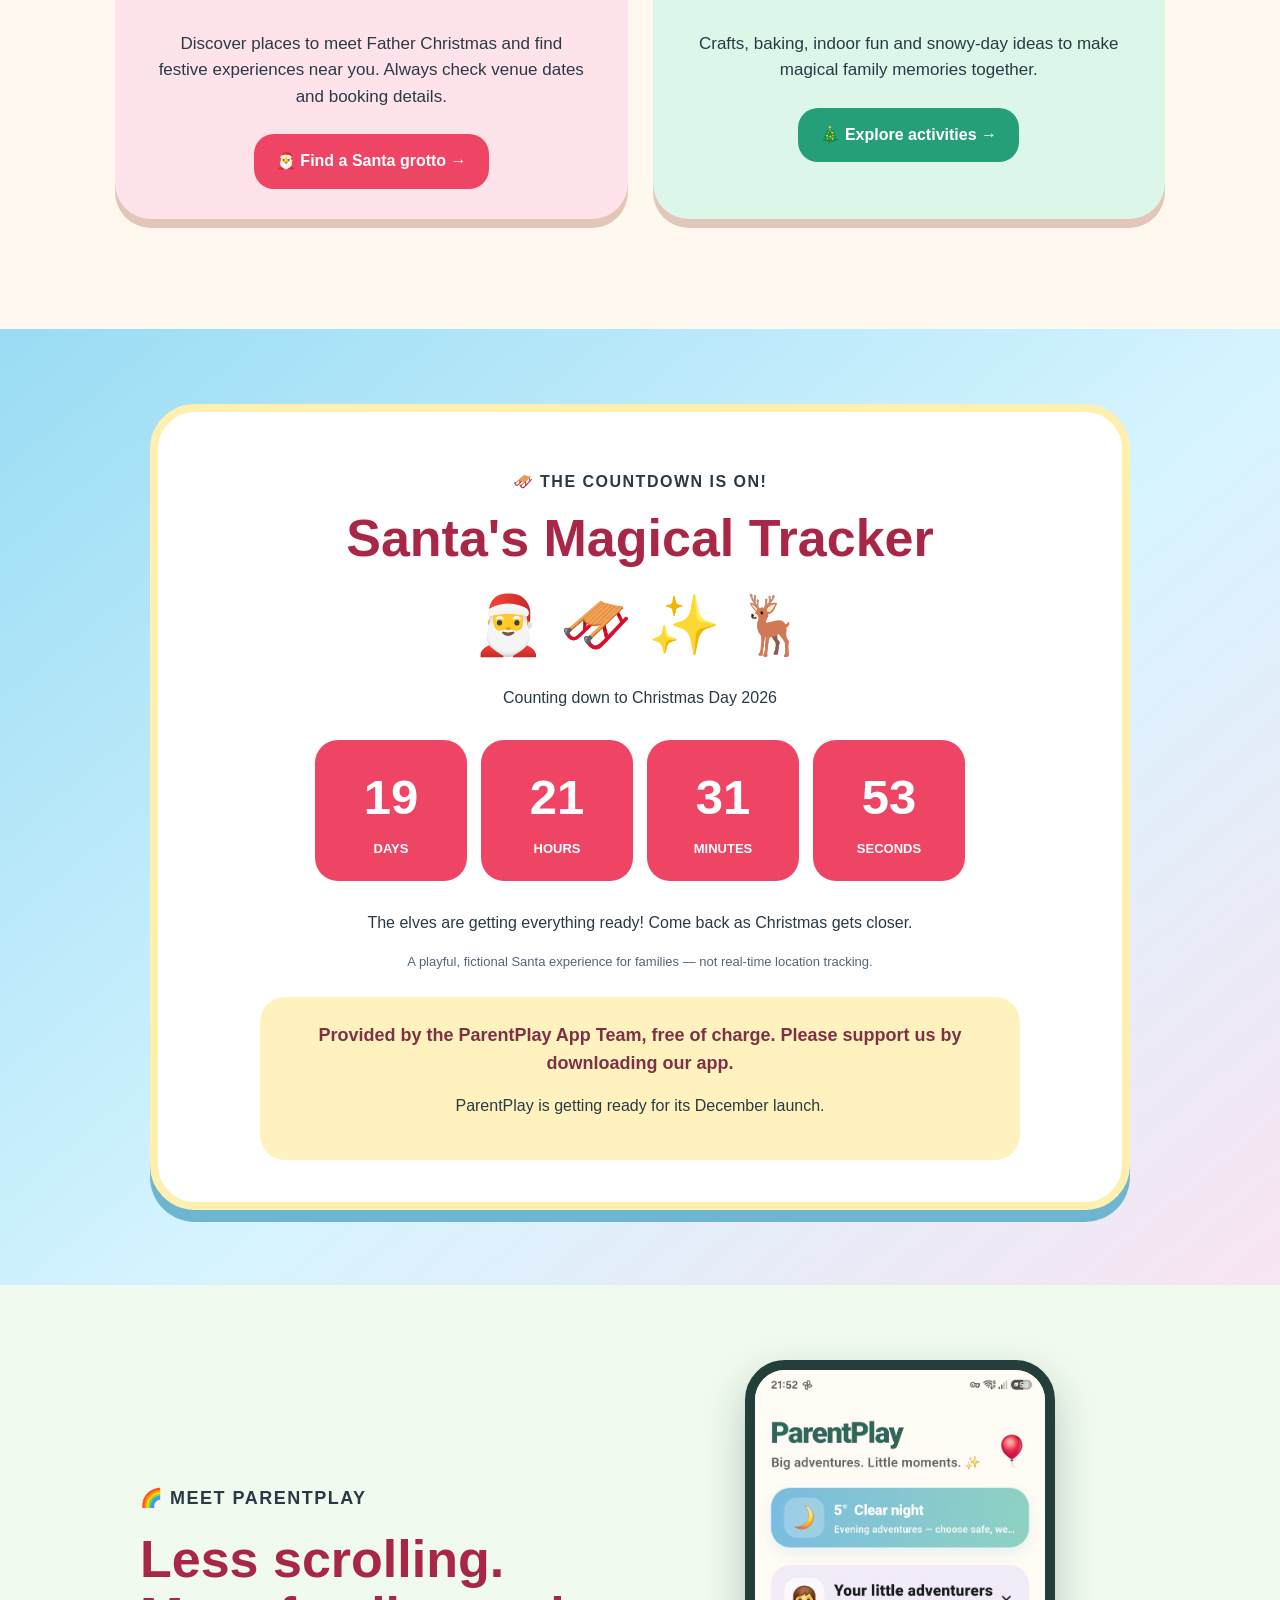
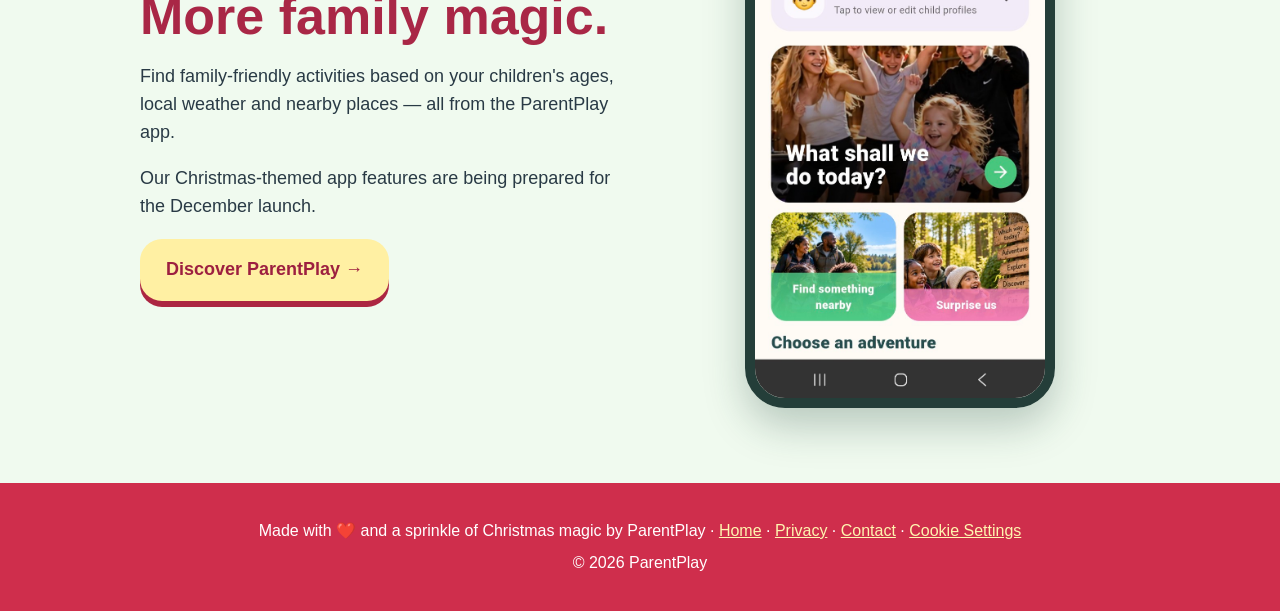
<file: christmas.html>
<!DOCTYPE html>
<html lang="en-GB"><head><meta charset="utf-8"/><meta content="width=device-width,initial-scale=1" name="viewport"/><title>Christmas Activities, Santa Grottos &amp; Free Santa Tracker | ParentPlay</title><meta content="Explore fun Christmas activities for kids, find Santa grottos and enjoy a free Christmas countdown and pretend Santa tracker with ParentPlay." name="description"/><link href="https://parentplay.co.uk/christmas.html" rel="canonical"/><link href="style.css" rel="stylesheet"/></head><body class="pp-wonderland-body">
<div class="pp-wonderland"><header class="pp-wonder-nav"><a href="index.html"><img alt="ParentPlay home" src="logo.png"/></a><a class="pp-wonder-back" href="index.html">← ParentPlay home</a></header>
<section class="pp-wonder-hero"><div aria-hidden="true" class="pp-snowfall">❄　✳　❄　✦　❄　✳　❄</div><p class="pp-wonder-eyebrow">🎄 Welcome to ParentPlay Christmas 2026 🎄</p><h1>Welcome to our<br/><span>Christmas Wonderland!</span></h1><p class="pp-wonder-intro">A colourful little corner of Christmas magic, made for big adventures and little moments.</p>
<div aria-label="Illustration of a cheerful Christmas room with a fireplace, snowy window, Christmas tree and toy train" class="pp-grotto-scene"><div aria-hidden="true" class="pp-scene-lights">🟡 🔴 🟢 🟡 🔵 🟣 🟡 🔴 🟢 🟡</div><div class="pp-scene-window"><div class="pp-window-sky">❄️　❄️<br/>🌙　❄️<br/>🌲　🌲　🌲</div><span class="pp-window-label">Snow outside!</span></div><div class="pp-scene-fire"><div class="pp-fire-mantle">🧦　🎁　🧦</div><div class="pp-fire-flame">🔥</div><div class="pp-fire-hearth">🪵 🪵</div></div><div class="pp-scene-tree">🎄<div class="pp-tree-gifts">🎁 🎁 🎁</div></div><div class="pp-scene-track"><div class="pp-scene-train">🚂 🚃 🚃</div></div><div class="pp-scene-rug"></div></div>
<a class="pp-wonder-hero-cta" href="#christmas-fun">🎁 Explore our Christmas fun ↓</a></section>
<main><section class="pp-wonder-section" id="christmas-fun"><p class="pp-wonder-eyebrow">✨ Pick a magical adventure ✨</p><h2>What shall we do this Christmas?</h2><p class="pp-wonder-sub">Two colourful doors to Christmas fun. Choose your adventure!</p><div class="pp-wonder-choices"><article class="pp-wonder-choice santa"><div class="pp-wonder-choice-emoji">🎅🏽</div><h3>Find Santa's Grottos</h3><p>Discover places to meet Father Christmas and find festive experiences near you. Always check venue dates and booking details.</p><a href="find-santa.html">🎅 Find a Santa grotto →</a></article><article class="pp-wonder-choice activities"><div class="pp-wonder-choice-emoji">🎨</div><h3>Christmas Activity Finder</h3><p>Crafts, baking, indoor fun and snowy-day ideas to make magical family memories together.</p><a href="christmas-activities.html">🎄 Explore activities →</a></article></div></section>
<section class="pp-wonder-tracker" id="tracker"><div class="pp-tracker-box"><p class="pp-wonder-eyebrow">🛷 The countdown is on!</p><h2>Santa's Magical Tracker</h2><div aria-hidden="true" class="pp-tracker-sleigh">🎅 🛷 ✨ 🦌</div><p id="xmas-label">Counting down to Christmas Day 2026</p><div aria-label="Countdown to Christmas" class="pp-count-grid" role="timer"><div><strong id="xmas-days">--</strong><span>Days</span></div><div><strong id="xmas-hours">--</strong><span>Hours</span></div><div><strong id="xmas-minutes">--</strong><span>Minutes</span></div><div><strong id="xmas-seconds">--</strong><span>Seconds</span></div></div><p id="xmas-status">The elves are getting everything ready! Come back as Christmas gets closer.</p><p class="pp-tracker-honesty">A playful, fictional Santa experience for families — not real-time location tracking.</p><div class="pp-wonder-support"><strong>Provided by the ParentPlay App Team, free of charge. Please support us by downloading our app.</strong><p>ParentPlay is getting ready for its December launch.</p></div></div></section>
<section class="pp-wonder-app"><div class="pp-wonder-app-inner"><div><p class="pp-wonder-eyebrow">🌈 Meet ParentPlay</p><h2>Less scrolling.<br/>More family magic.</h2><p>Find family-friendly activities based on your children's ages, local weather and nearby places — all from the ParentPlay app.</p><p>Our Christmas-themed app features are being prepared for the December launch.</p><a class="pp-wonder-hero-cta" href="index.html">Discover ParentPlay →</a></div><img alt="Current ParentPlay Android app homepage with weather and activity choices" loading="lazy" src="parentplay-home-current.jpg"/></div></section></main>
<footer class="pp-wonder-footer">Made with ❤️ and a sprinkle of Christmas magic by ParentPlay · <a href="index.html">Home</a> · <a href="privacy.html">Privacy</a> · <a href="mailto:support@parentplay.co.uk">Contact</a> · <a href="#" onclick="parentPlayCookieSettings();return false;">Cookie Settings</a><br/>© 2026 ParentPlay</footer></div>
<script>(function(){const target=Date.UTC(2026,11,25,0,0,0);function update(){const now=Date.now(),left=Math.max(0,target-now),days=Math.floor(left/86400000),hours=Math.floor(left/3600000)%24,minutes=Math.floor(left/60000)%60,seconds=Math.floor(left/1000)%60;for(const [key,val] of Object.entries({days,hours,minutes,seconds})){document.getElementById('xmas-'+key).textContent=String(val).padStart(2,'0')}const status=document.getElementById('xmas-status');if(now>=target){status.textContent='Merry Christmas from the ParentPlay team! 🎄';document.getElementById('xmas-label').textContent='Christmas Day is here!'}else if(now>=Date.UTC(2026,11,23)){status.textContent='Santa’s magical journey is nearly here! Our pretend sleigh tracker is being prepared. 🛷'}}update();setInterval(update,1000)})();</script>
<div aria-label="Cookie preferences" hidden="" id="pp-cookie-banner" role="region" style="position:fixed;bottom:16px;left:16px;right:16px;max-width:560px;margin:auto;background:#fff;color:#243d35;padding:20px;border-radius:16px;box-shadow:0 4px 25px #0003;z-index:9999;font-family:Arial,sans-serif">
<strong>Help us improve ParentPlay 🌳</strong>
<p style="line-height:1.5">
    We'd like to use optional analytics cookies to understand how
    visitors use our website. You can accept or reject them.
  </p>
<div style="display:flex;gap:10px;flex-wrap:wrap">
<button id="pp-reject" style="padding:12px;border:1px solid #36765d;border-radius:8px;background:white;color:#24543f;cursor:pointer" type="button">
      Reject optional cookies
    </button>
<button id="pp-accept" style="padding:12px;border:0;border-radius:8px;background:#36765d;color:white;cursor:pointer" type="button">
      Accept analytics
    </button>
</div>
</div><script>
(function () {
  const measurementId = "G-3LKQXDK19L";
  const storageKey = "parentplay_analytics_consent";
  const banner = document.getElementById("pp-cookie-banner");
  let analyticsLoaded = false;

  function loadAnalytics() {
    if (analyticsLoaded) return;
    analyticsLoaded = true;

    window.dataLayer = window.dataLayer || [];
    window.gtag = function () {
      window.dataLayer.push(arguments);
    };

    window.gtag("js", new Date());
    window.gtag("config", measurementId);

    const script = document.createElement("script");
    script.async = true;
    script.src = "https://www.googletagmanager.com/gtag/js?id=" +
      encodeURIComponent(measurementId);
    document.head.appendChild(script);
  }

 
function saveChoice(choice) {
  try {
    localStorage.setItem(storageKey, choice);
  } catch (error) {
    // If storage is unavailable, ask again next visit.
  }

  banner.hidden = true;

  if (choice === "accepted") {
    loadAnalytics();
  } else {
    // Stop future Analytics collection.
    if (typeof window.gtag === "function") {
      window.gtag("consent", "update", {
        analytics_storage: "denied"
      });
    }

    // Clear first-party Google Analytics cookies.
    document.cookie.split(";").forEach(function (cookie) {
      const name = cookie.split("=")[0].trim();

      if (name === "_ga" || name.startsWith("_ga_")) {
        const domains = [
          "",
          "; domain=parentplay.co.uk",
          "; domain=.parentplay.co.uk"
        ];

        domains.forEach(function (domain) {
          document.cookie =
            name + "=; expires=Thu, 01 Jan 1970 00:00:00 GMT; path=/" + domain;
        });
      }
    });

    // Reload so the existing Analytics script cannot
    // continue sending events during this visit.
    if (analyticsLoaded) {
      window.location.reload();
    }
  }
}


  document.getElementById("pp-accept").addEventListener("click", function () {
    saveChoice("accepted");
  });

  document.getElementById("pp-reject").addEventListener("click", function () {
    saveChoice("rejected");
  });

  let savedChoice = null;

  try {
    savedChoice = localStorage.getItem(storageKey);
  } catch (error) {
    // Storage may be unavailable in private browsing.
  }

  if (savedChoice === "accepted") {
    loadAnalytics();
  } else if (savedChoice !== "rejected") {
    banner.hidden = false;
  }

  window.parentPlayCookieSettings = function () {
    banner.hidden = false;
  };
})();
</script></body></html>
</file>
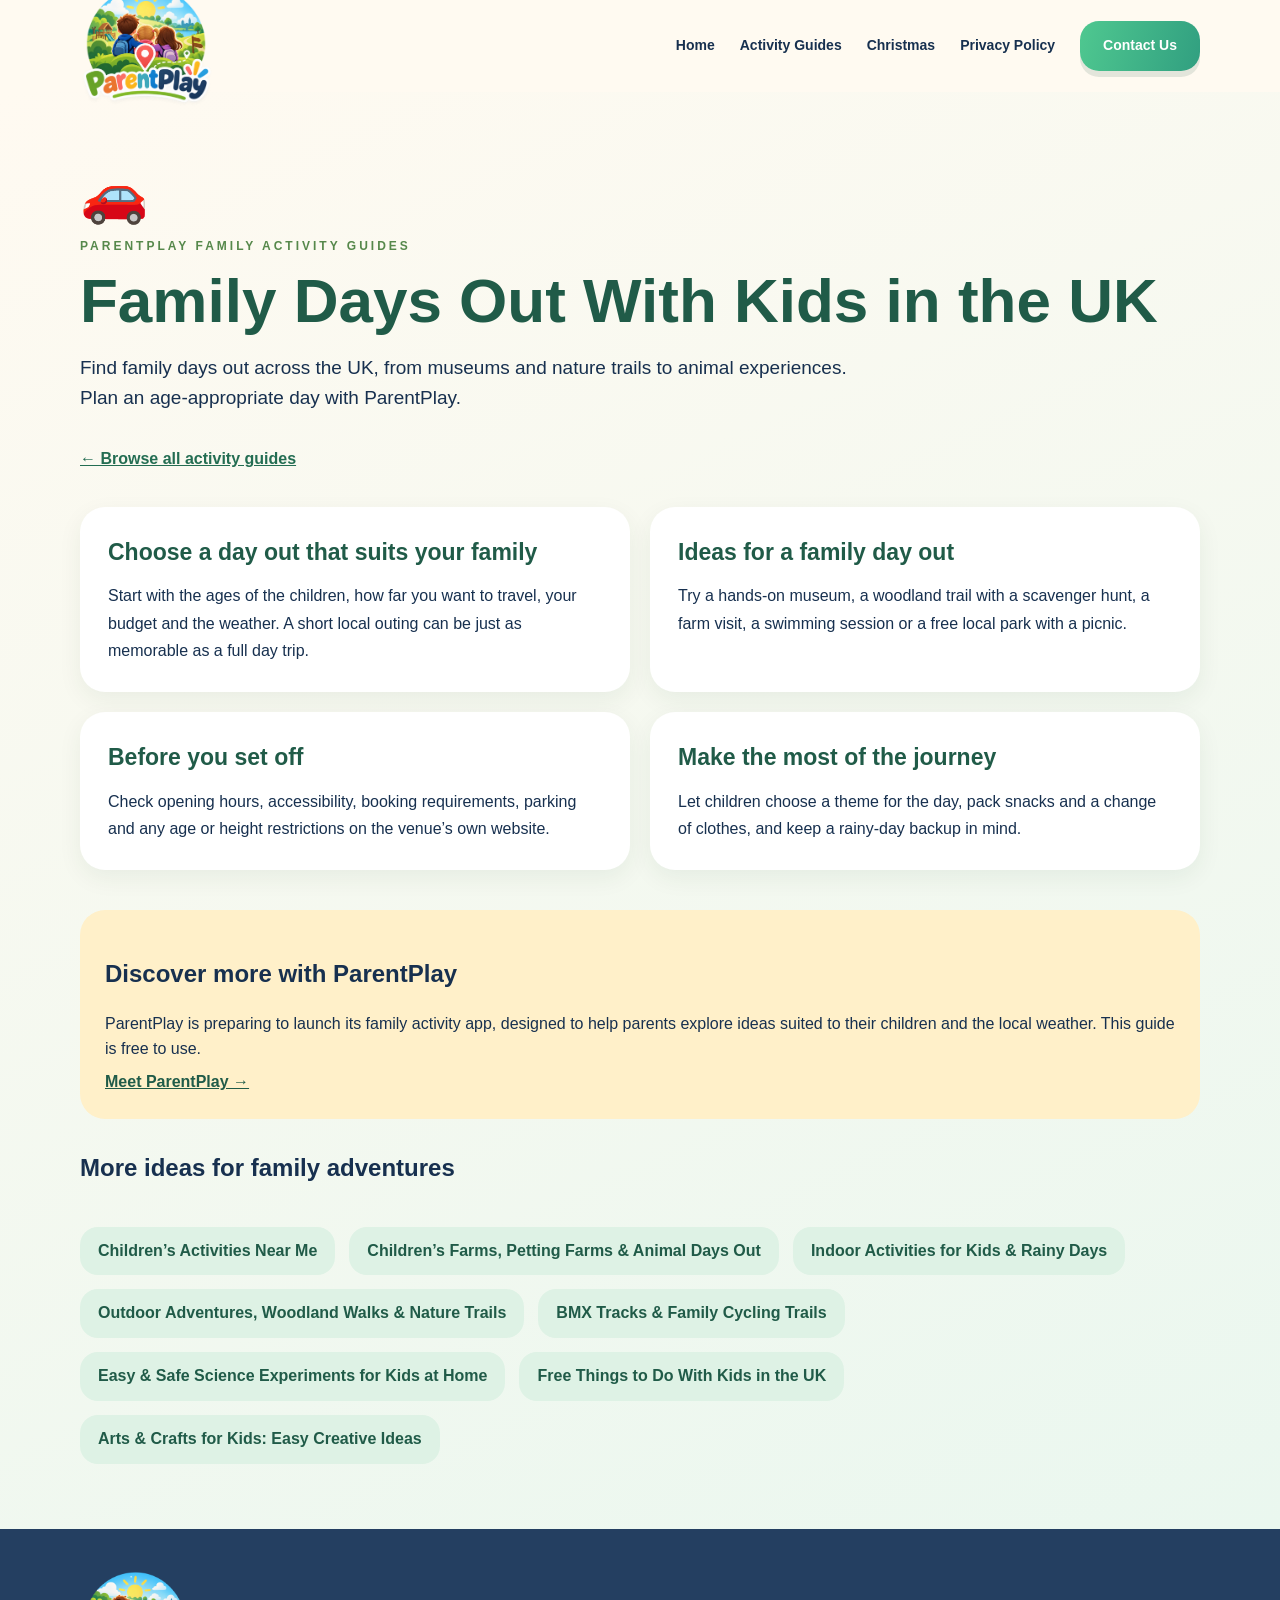
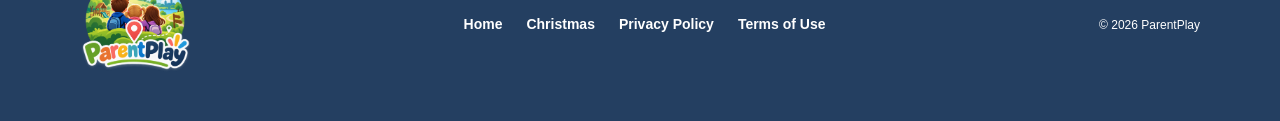
<file: family-days-out.html>
<!doctype html><html lang="en-GB"><head><meta charset="utf-8"><meta name="viewport" content="width=device-width,initial-scale=1"><title>Family Days Out With Kids in the UK | ParentPlay</title><meta name="description" content="Find family days out across the UK, from museums and nature trails to animal experiences. Plan an age-appropriate day with ParentPlay."><link rel="canonical" href="https://parentplay.co.uk/family-days-out.html"><link rel="stylesheet" href="style.css"></head><body><header class="site-header"><div class="wrap nav"><a class="logo" href="index.html"><img src="logo.png" alt="ParentPlay"></a><nav class="navlinks"><a href="index.html">Home</a><a href="index.html#activity-guides">Activity Guides</a><a href="christmas.html">Christmas</a><a href="privacy.html">Privacy Policy</a><a class="button contact-button" href="mailto:support@parentplay.co.uk">Contact Us</a></nav><span class="mobile-menu">ParentPlay</span></div></header><main class="pp-guide-page"><div class="wrap"><div class="pp-guide-hero"><div class="pp-guide-hero-icon" aria-hidden="true">🚗</div><div class="eyebrow">ParentPlay family activity guides</div><h1>Family Days Out With Kids in the UK</h1><p class="pp-guide-lead">Find family days out across the UK, from museums and nature trails to animal experiences. Plan an age-appropriate day with ParentPlay.</p><a class="pp-story-link" href="index.html#activity-guides">← Browse all activity guides</a></div><div class="pp-guide-articles"><article class="pp-guide-article"><h2>Choose a day out that suits your family</h2><p>Start with the ages of the children, how far you want to travel, your budget and the weather. A short local outing can be just as memorable as a full day trip.</p></article><article class="pp-guide-article"><h2>Ideas for a family day out</h2><p>Try a hands-on museum, a woodland trail with a scavenger hunt, a farm visit, a swimming session or a free local park with a picnic.</p></article><article class="pp-guide-article"><h2>Before you set off</h2><p>Check opening hours, accessibility, booking requirements, parking and any age or height restrictions on the venue’s own website.</p></article><article class="pp-guide-article"><h2>Make the most of the journey</h2><p>Let children choose a theme for the day, pack snacks and a change of clothes, and keep a rainy-day backup in mind.</p></article></div><div class="pp-guide-cta"><h2>Discover more with ParentPlay</h2><p>ParentPlay is preparing to launch its family activity app, designed to help parents explore ideas suited to their children and the local weather. This guide is free to use.</p><a href="index.html">Meet ParentPlay →</a></div><h2>More ideas for family adventures</h2><nav class="pp-guide-nav" aria-label="Related activity guides"><a href="activities-near-me.html">Children’s Activities Near Me</a><a href="farms-and-animals.html">Children’s Farms, Petting Farms &amp; Animal Days Out</a><a href="indoor-activities.html">Indoor Activities for Kids &amp; Rainy Days</a><a href="outdoor-adventures.html">Outdoor Adventures, Woodland Walks &amp; Nature Trails</a><a href="bmx-and-cycling.html">BMX Tracks &amp; Family Cycling Trails</a><a href="science-experiments.html">Easy &amp; Safe Science Experiments for Kids at Home</a><a href="free-family-activities.html">Free Things to Do With Kids in the UK</a><a href="arts-and-crafts.html">Arts &amp; Crafts for Kids: Easy Creative Ideas</a></nav></div></main><footer class="footer"><div class="wrap footer-inner"><a href="index.html"><img src="logo.png" alt="ParentPlay"></a><nav><a href="index.html">Home</a><a href="christmas.html">Christmas</a><a href="privacy.html">Privacy Policy</a><a href="terms.html">Terms of Use</a></nav><span class="copyright">© 2026 ParentPlay</span></div></footer></body></html>
</file>
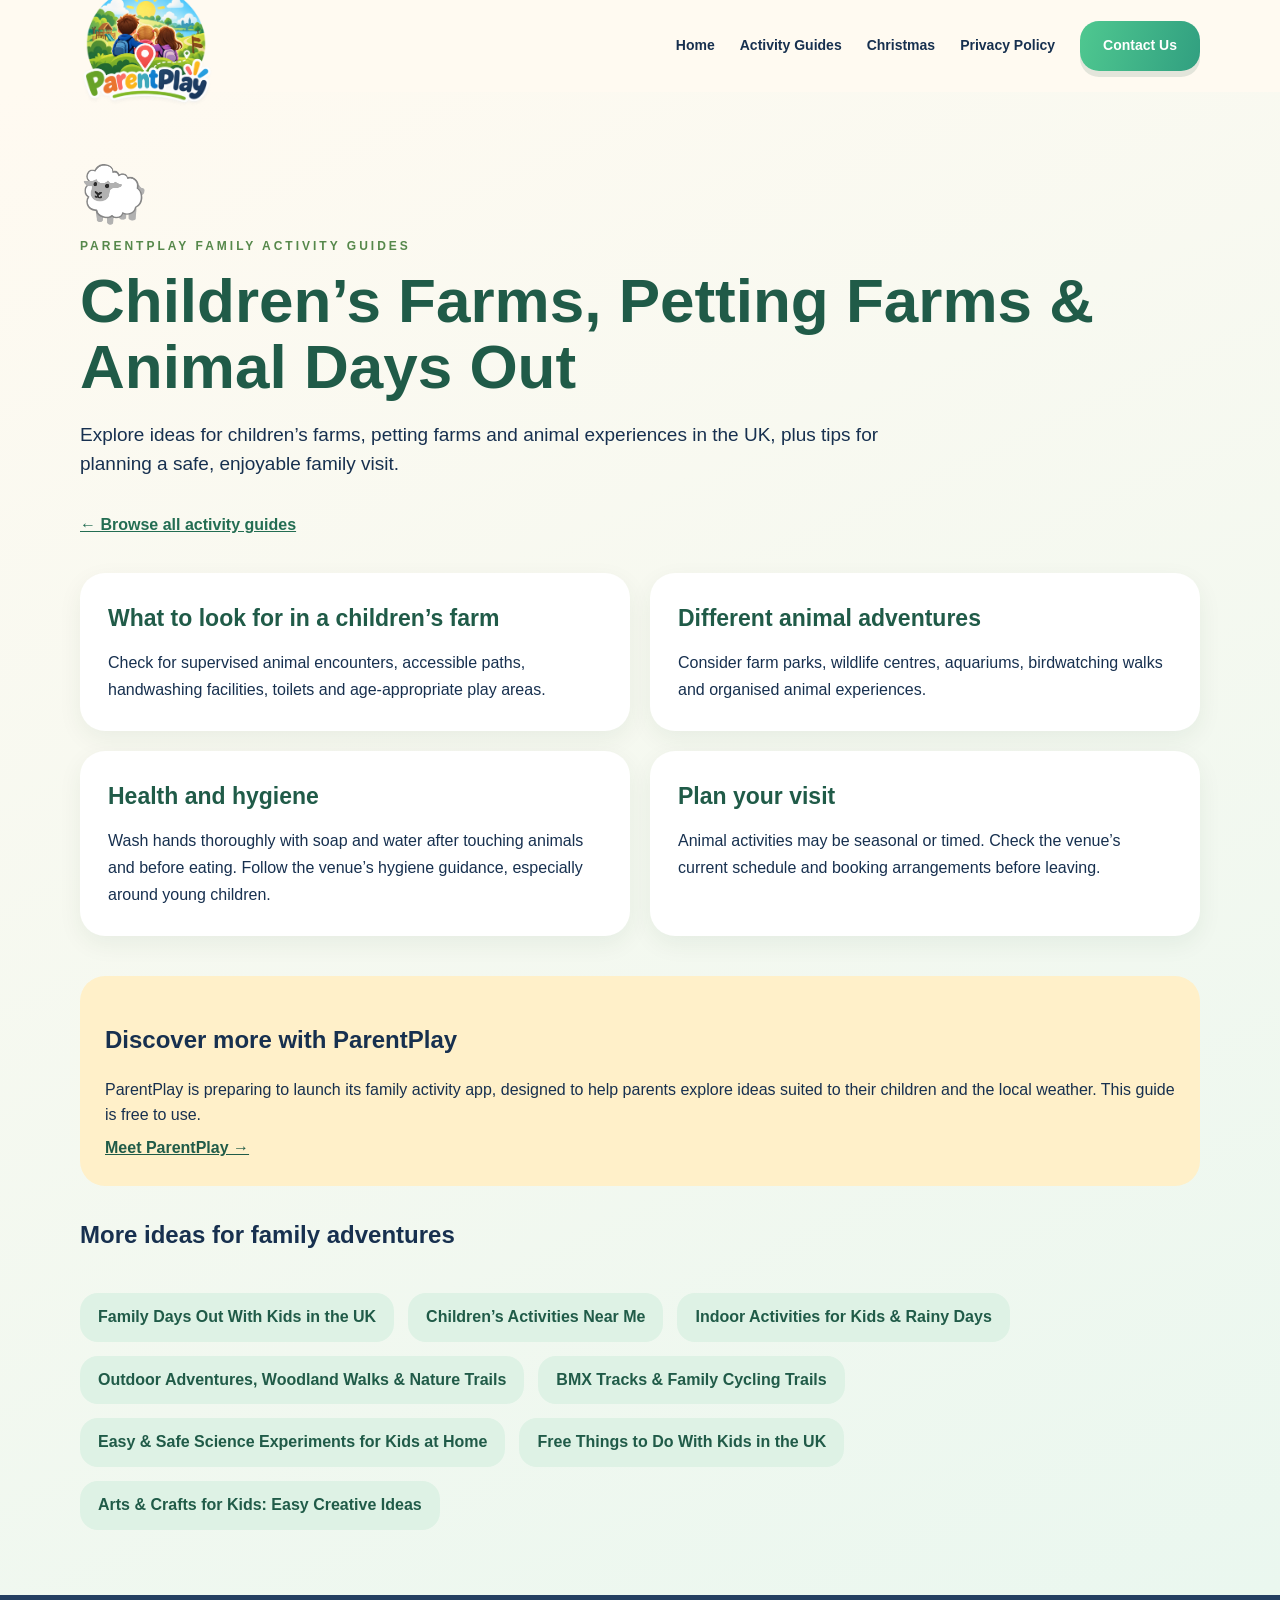
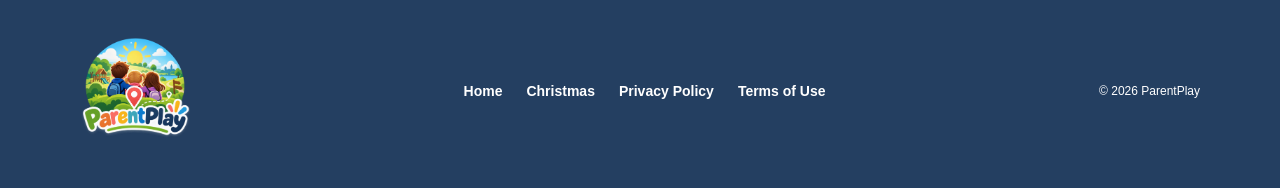
<file: farms-and-animals.html>
<!doctype html><html lang="en-GB"><head><meta charset="utf-8"><meta name="viewport" content="width=device-width,initial-scale=1"><title>Children’s Farms, Petting Farms &amp; Animal Days Out | ParentPlay</title><meta name="description" content="Explore ideas for children’s farms, petting farms and animal experiences in the UK, plus tips for planning a safe, enjoyable family visit."><link rel="canonical" href="https://parentplay.co.uk/farms-and-animals.html"><link rel="stylesheet" href="style.css"></head><body><header class="site-header"><div class="wrap nav"><a class="logo" href="index.html"><img src="logo.png" alt="ParentPlay"></a><nav class="navlinks"><a href="index.html">Home</a><a href="index.html#activity-guides">Activity Guides</a><a href="christmas.html">Christmas</a><a href="privacy.html">Privacy Policy</a><a class="button contact-button" href="mailto:support@parentplay.co.uk">Contact Us</a></nav><span class="mobile-menu">ParentPlay</span></div></header><main class="pp-guide-page"><div class="wrap"><div class="pp-guide-hero"><div class="pp-guide-hero-icon" aria-hidden="true">🐑</div><div class="eyebrow">ParentPlay family activity guides</div><h1>Children’s Farms, Petting Farms &amp; Animal Days Out</h1><p class="pp-guide-lead">Explore ideas for children’s farms, petting farms and animal experiences in the UK, plus tips for planning a safe, enjoyable family visit.</p><a class="pp-story-link" href="index.html#activity-guides">← Browse all activity guides</a></div><div class="pp-guide-articles"><article class="pp-guide-article"><h2>What to look for in a children’s farm</h2><p>Check for supervised animal encounters, accessible paths, handwashing facilities, toilets and age-appropriate play areas.</p></article><article class="pp-guide-article"><h2>Different animal adventures</h2><p>Consider farm parks, wildlife centres, aquariums, birdwatching walks and organised animal experiences.</p></article><article class="pp-guide-article"><h2>Health and hygiene</h2><p>Wash hands thoroughly with soap and water after touching animals and before eating. Follow the venue’s hygiene guidance, especially around young children.</p></article><article class="pp-guide-article"><h2>Plan your visit</h2><p>Animal activities may be seasonal or timed. Check the venue’s current schedule and booking arrangements before leaving.</p></article></div><div class="pp-guide-cta"><h2>Discover more with ParentPlay</h2><p>ParentPlay is preparing to launch its family activity app, designed to help parents explore ideas suited to their children and the local weather. This guide is free to use.</p><a href="index.html">Meet ParentPlay →</a></div><h2>More ideas for family adventures</h2><nav class="pp-guide-nav" aria-label="Related activity guides"><a href="family-days-out.html">Family Days Out With Kids in the UK</a><a href="activities-near-me.html">Children’s Activities Near Me</a><a href="indoor-activities.html">Indoor Activities for Kids &amp; Rainy Days</a><a href="outdoor-adventures.html">Outdoor Adventures, Woodland Walks &amp; Nature Trails</a><a href="bmx-and-cycling.html">BMX Tracks &amp; Family Cycling Trails</a><a href="science-experiments.html">Easy &amp; Safe Science Experiments for Kids at Home</a><a href="free-family-activities.html">Free Things to Do With Kids in the UK</a><a href="arts-and-crafts.html">Arts &amp; Crafts for Kids: Easy Creative Ideas</a></nav></div></main><footer class="footer"><div class="wrap footer-inner"><a href="index.html"><img src="logo.png" alt="ParentPlay"></a><nav><a href="index.html">Home</a><a href="christmas.html">Christmas</a><a href="privacy.html">Privacy Policy</a><a href="terms.html">Terms of Use</a></nav><span class="copyright">© 2026 ParentPlay</span></div></footer></body></html>
</file>
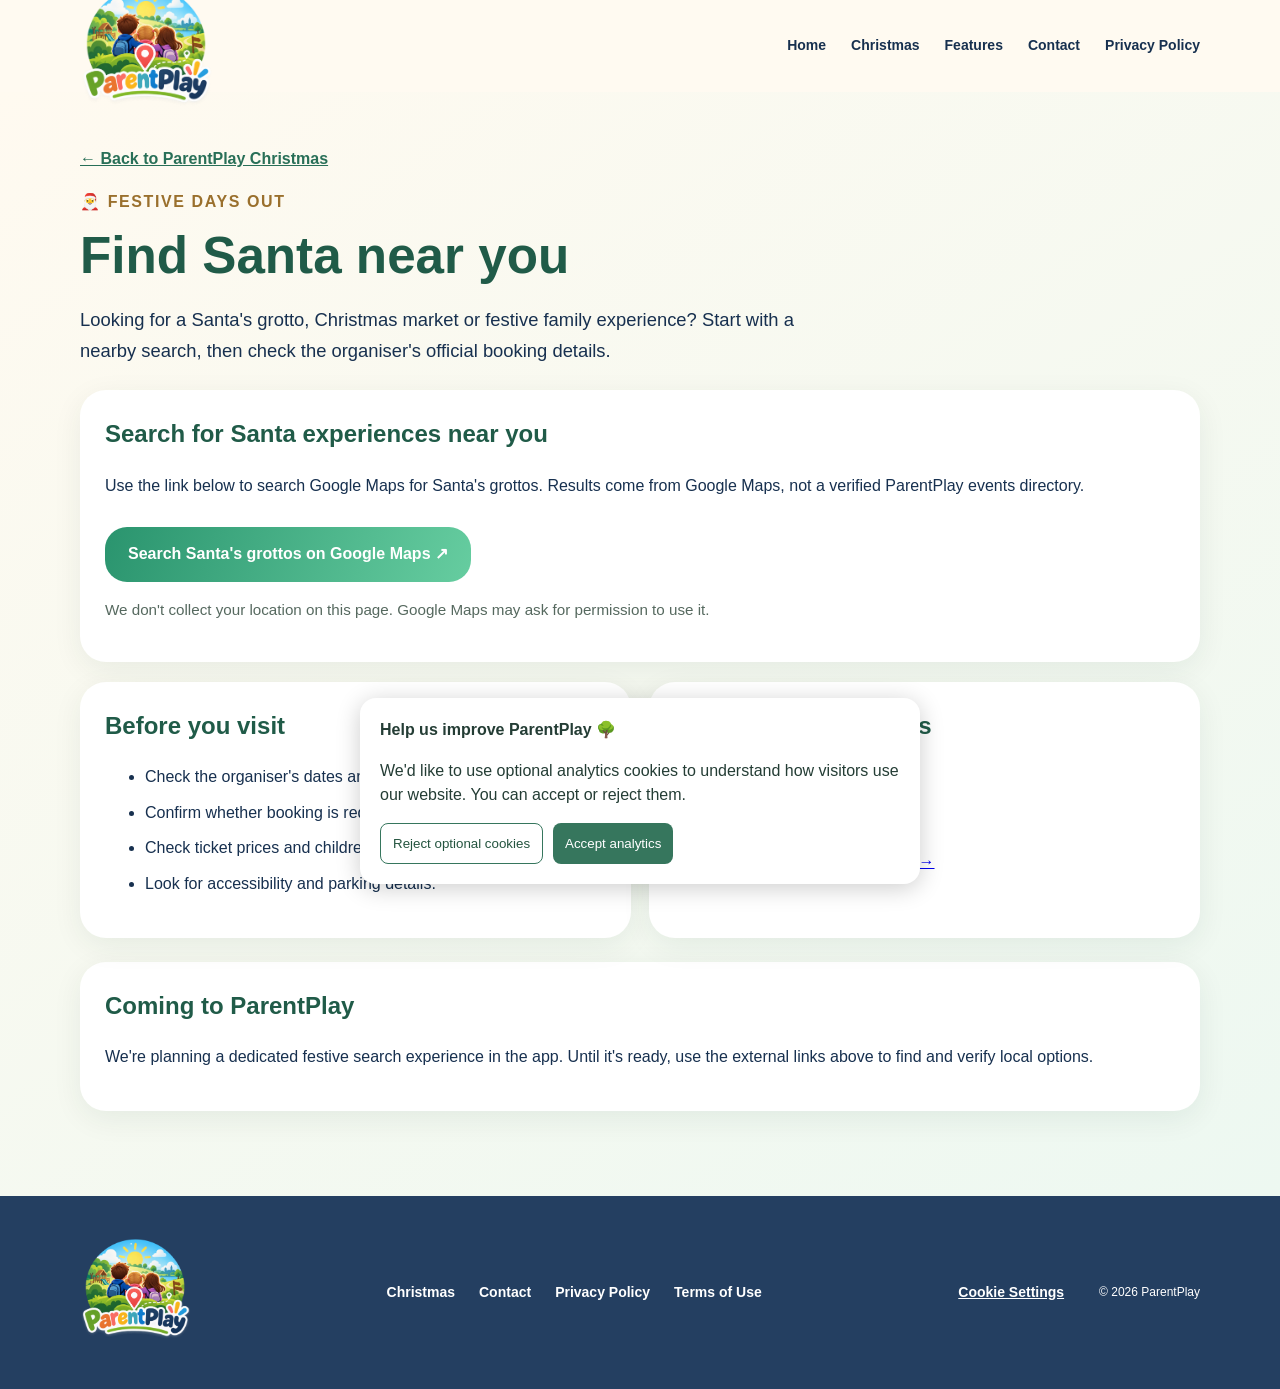
<file: find-santa.html>
<!doctype html><html lang="en-GB"><head><meta charset="utf-8"><meta name="viewport" content="width=device-width,initial-scale=1"><title>Find Santa Near You | Christmas Grottos &amp; Events | ParentPlay</title><meta name="description" content="Looking for Santa grottos and Christmas events near you in the UK? Find tips and a local search to help plan a family festive outing."><link rel="canonical" href="https://parentplay.co.uk/find-santa.html"><link rel="stylesheet" href="style.css"></head><body><header class="site-header"><div class="wrap nav"><a class="logo" href="index.html"><img src="logo.png" alt="ParentPlay"></a><nav class="navlinks"><a href="index.html">Home</a><a href="index.html#christmas">Christmas</a><a href="index.html#features">Features</a><a href="index.html#contact">Contact</a><a href="privacy.html">Privacy Policy</a></nav><span class="mobile-menu">ParentPlay</span></div></header><main class="pp-page"><div class="wrap"><a class="pp-back" href="index.html#christmas">← Back to ParentPlay Christmas</a><div class="pp-kicker">🎅 Festive days out</div><h1>Find Santa near you</h1><p class="pp-page-intro">Looking for a Santa's grotto, Christmas market or festive family experience? Start with a nearby search, then check the organiser's official booking details.</p><div class="pp-panel"><h2>Search for Santa experiences near you</h2><p>Use the link below to search Google Maps for Santa's grottos. Results come from Google Maps, not a verified ParentPlay events directory.</p><a class="pp-primary-link" href="https://www.google.com/maps/search/?api=1&amp;query=Santa%27s+grotto+near+me" target="_blank" rel="noopener noreferrer">Search Santa's grottos on Google Maps ↗</a><p class="pp-muted">We don't collect your location on this page. Google Maps may ask for permission to use it.</p></div><div class="pp-info-grid"><article class="pp-panel"><h2>Before you visit</h2><ul><li>Check the organiser's dates and opening times.</li><li>Confirm whether booking is required.</li><li>Check ticket prices and children's age guidance.</li><li>Look for accessibility and parking details.</li></ul></article><article class="pp-panel"><h2>Other festive searches</h2><p><a href="https://www.google.com/maps/search/?api=1&amp;query=Christmas+market+near+me" target="_blank" rel="noopener noreferrer">Christmas markets nearby ↗</a></p><p><a href="https://www.google.com/maps/search/?api=1&amp;query=Christmas+light+trail+near+me" target="_blank" rel="noopener noreferrer">Christmas light trails nearby ↗</a></p><p><a href="christmas-activities.html">Christmas activities to try at home →</a></p></article></div><div class="pp-panel"><h2>Coming to ParentPlay</h2><p>We're planning a dedicated festive search experience in the app. Until it's ready, use the external links above to find and verify local options.</p></div></div></main><footer class="footer"><div class="wrap footer-inner"><a href="index.html"><img src="logo.png" alt="ParentPlay"></a><nav><a href="index.html#christmas">Christmas</a><a href="index.html#contact">Contact</a><a href="privacy.html">Privacy Policy</a><a href="terms.html">Terms of Use</a></nav><a href="#" onclick="parentPlayCookieSettings(); return false;" style="color:inherit;text-decoration:underline;">Cookie Settings</a><span class="copyright">© 2026 ParentPlay</span></div></footer><div aria-label="Cookie preferences" hidden="" id="pp-cookie-banner" role="region" style="position:fixed;bottom:16px;left:16px;right:16px;max-width:560px;margin:auto;background:#fff;color:#243d35;padding:20px;border-radius:16px;box-shadow:0 4px 25px #0003;z-index:9999;font-family:Arial,sans-serif">
<strong>Help us improve ParentPlay 🌳</strong>
<p style="line-height:1.5">
    We'd like to use optional analytics cookies to understand how
    visitors use our website. You can accept or reject them.
  </p>
<div style="display:flex;gap:10px;flex-wrap:wrap">
<button id="pp-reject" style="padding:12px;border:1px solid #36765d;border-radius:8px;background:white;color:#24543f;cursor:pointer" type="button">
      Reject optional cookies
    </button>
<button id="pp-accept" style="padding:12px;border:0;border-radius:8px;background:#36765d;color:white;cursor:pointer" type="button">
      Accept analytics
    </button>
</div>
</div><script>
(function () {
  const measurementId = "G-3LKQXDK19L";
  const storageKey = "parentplay_analytics_consent";
  const banner = document.getElementById("pp-cookie-banner");
  let analyticsLoaded = false;

  function loadAnalytics() {
    if (analyticsLoaded) return;
    analyticsLoaded = true;

    window.dataLayer = window.dataLayer || [];
    window.gtag = function () {
      window.dataLayer.push(arguments);
    };

    window.gtag("js", new Date());
    window.gtag("config", measurementId);

    const script = document.createElement("script");
    script.async = true;
    script.src = "https://www.googletagmanager.com/gtag/js?id=" +
      encodeURIComponent(measurementId);
    document.head.appendChild(script);
  }

 
function saveChoice(choice) {
  try {
    localStorage.setItem(storageKey, choice);
  } catch (error) {
    // If storage is unavailable, ask again next visit.
  }

  banner.hidden = true;

  if (choice === "accepted") {
    loadAnalytics();
  } else {
    // Stop future Analytics collection.
    if (typeof window.gtag === "function") {
      window.gtag("consent", "update", {
        analytics_storage: "denied"
      });
    }

    // Clear first-party Google Analytics cookies.
    document.cookie.split(";").forEach(function (cookie) {
      const name = cookie.split("=")[0].trim();

      if (name === "_ga" || name.startsWith("_ga_")) {
        const domains = [
          "",
          "; domain=parentplay.co.uk",
          "; domain=.parentplay.co.uk"
        ];

        domains.forEach(function (domain) {
          document.cookie =
            name + "=; expires=Thu, 01 Jan 1970 00:00:00 GMT; path=/" + domain;
        });
      }
    });

    // Reload so the existing Analytics script cannot
    // continue sending events during this visit.
    if (analyticsLoaded) {
      window.location.reload();
    }
  }
}


  document.getElementById("pp-accept").addEventListener("click", function () {
    saveChoice("accepted");
  });

  document.getElementById("pp-reject").addEventListener("click", function () {
    saveChoice("rejected");
  });

  let savedChoice = null;

  try {
    savedChoice = localStorage.getItem(storageKey);
  } catch (error) {
    // Storage may be unavailable in private browsing.
  }

  if (savedChoice === "accepted") {
    loadAnalytics();
  } else if (savedChoice !== "rejected") {
    banner.hidden = false;
  }

  window.parentPlayCookieSettings = function () {
    banner.hidden = false;
  };
})();
</script></body></html>
</file>
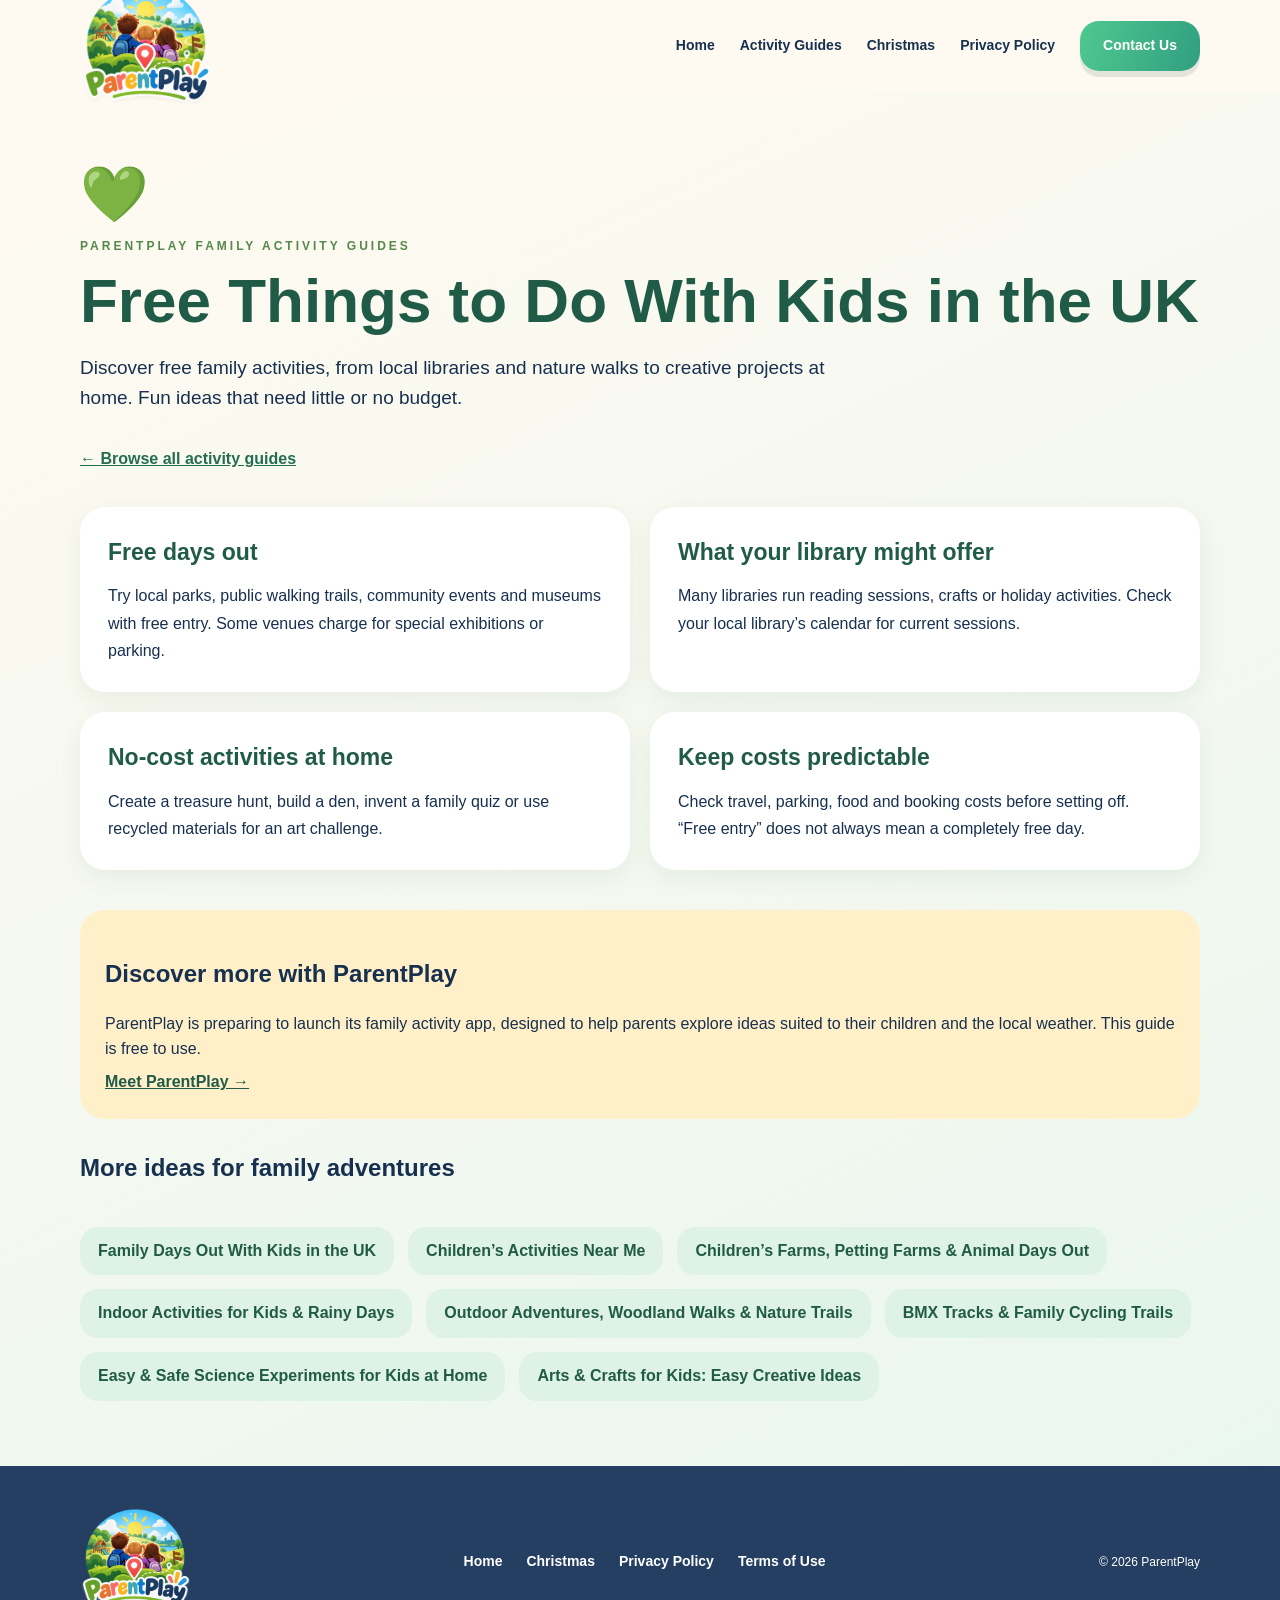
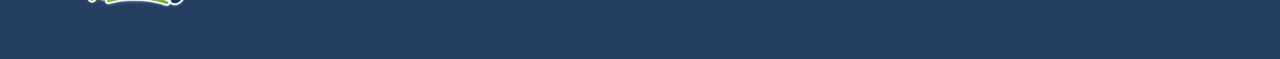
<file: free-family-activities.html>
<!doctype html><html lang="en-GB"><head><meta charset="utf-8"><meta name="viewport" content="width=device-width,initial-scale=1"><title>Free Things to Do With Kids in the UK | ParentPlay</title><meta name="description" content="Discover free family activities, from local libraries and nature walks to creative projects at home. Fun ideas that need little or no budget."><link rel="canonical" href="https://parentplay.co.uk/free-family-activities.html"><link rel="stylesheet" href="style.css"></head><body><header class="site-header"><div class="wrap nav"><a class="logo" href="index.html"><img src="logo.png" alt="ParentPlay"></a><nav class="navlinks"><a href="index.html">Home</a><a href="index.html#activity-guides">Activity Guides</a><a href="christmas.html">Christmas</a><a href="privacy.html">Privacy Policy</a><a class="button contact-button" href="mailto:support@parentplay.co.uk">Contact Us</a></nav><span class="mobile-menu">ParentPlay</span></div></header><main class="pp-guide-page"><div class="wrap"><div class="pp-guide-hero"><div class="pp-guide-hero-icon" aria-hidden="true">💚</div><div class="eyebrow">ParentPlay family activity guides</div><h1>Free Things to Do With Kids in the UK</h1><p class="pp-guide-lead">Discover free family activities, from local libraries and nature walks to creative projects at home. Fun ideas that need little or no budget.</p><a class="pp-story-link" href="index.html#activity-guides">← Browse all activity guides</a></div><div class="pp-guide-articles"><article class="pp-guide-article"><h2>Free days out</h2><p>Try local parks, public walking trails, community events and museums with free entry. Some venues charge for special exhibitions or parking.</p></article><article class="pp-guide-article"><h2>What your library might offer</h2><p>Many libraries run reading sessions, crafts or holiday activities. Check your local library’s calendar for current sessions.</p></article><article class="pp-guide-article"><h2>No-cost activities at home</h2><p>Create a treasure hunt, build a den, invent a family quiz or use recycled materials for an art challenge.</p></article><article class="pp-guide-article"><h2>Keep costs predictable</h2><p>Check travel, parking, food and booking costs before setting off. “Free entry” does not always mean a completely free day.</p></article></div><div class="pp-guide-cta"><h2>Discover more with ParentPlay</h2><p>ParentPlay is preparing to launch its family activity app, designed to help parents explore ideas suited to their children and the local weather. This guide is free to use.</p><a href="index.html">Meet ParentPlay →</a></div><h2>More ideas for family adventures</h2><nav class="pp-guide-nav" aria-label="Related activity guides"><a href="family-days-out.html">Family Days Out With Kids in the UK</a><a href="activities-near-me.html">Children’s Activities Near Me</a><a href="farms-and-animals.html">Children’s Farms, Petting Farms &amp; Animal Days Out</a><a href="indoor-activities.html">Indoor Activities for Kids &amp; Rainy Days</a><a href="outdoor-adventures.html">Outdoor Adventures, Woodland Walks &amp; Nature Trails</a><a href="bmx-and-cycling.html">BMX Tracks &amp; Family Cycling Trails</a><a href="science-experiments.html">Easy &amp; Safe Science Experiments for Kids at Home</a><a href="arts-and-crafts.html">Arts &amp; Crafts for Kids: Easy Creative Ideas</a></nav></div></main><footer class="footer"><div class="wrap footer-inner"><a href="index.html"><img src="logo.png" alt="ParentPlay"></a><nav><a href="index.html">Home</a><a href="christmas.html">Christmas</a><a href="privacy.html">Privacy Policy</a><a href="terms.html">Terms of Use</a></nav><span class="copyright">© 2026 ParentPlay</span></div></footer></body></html>
</file>
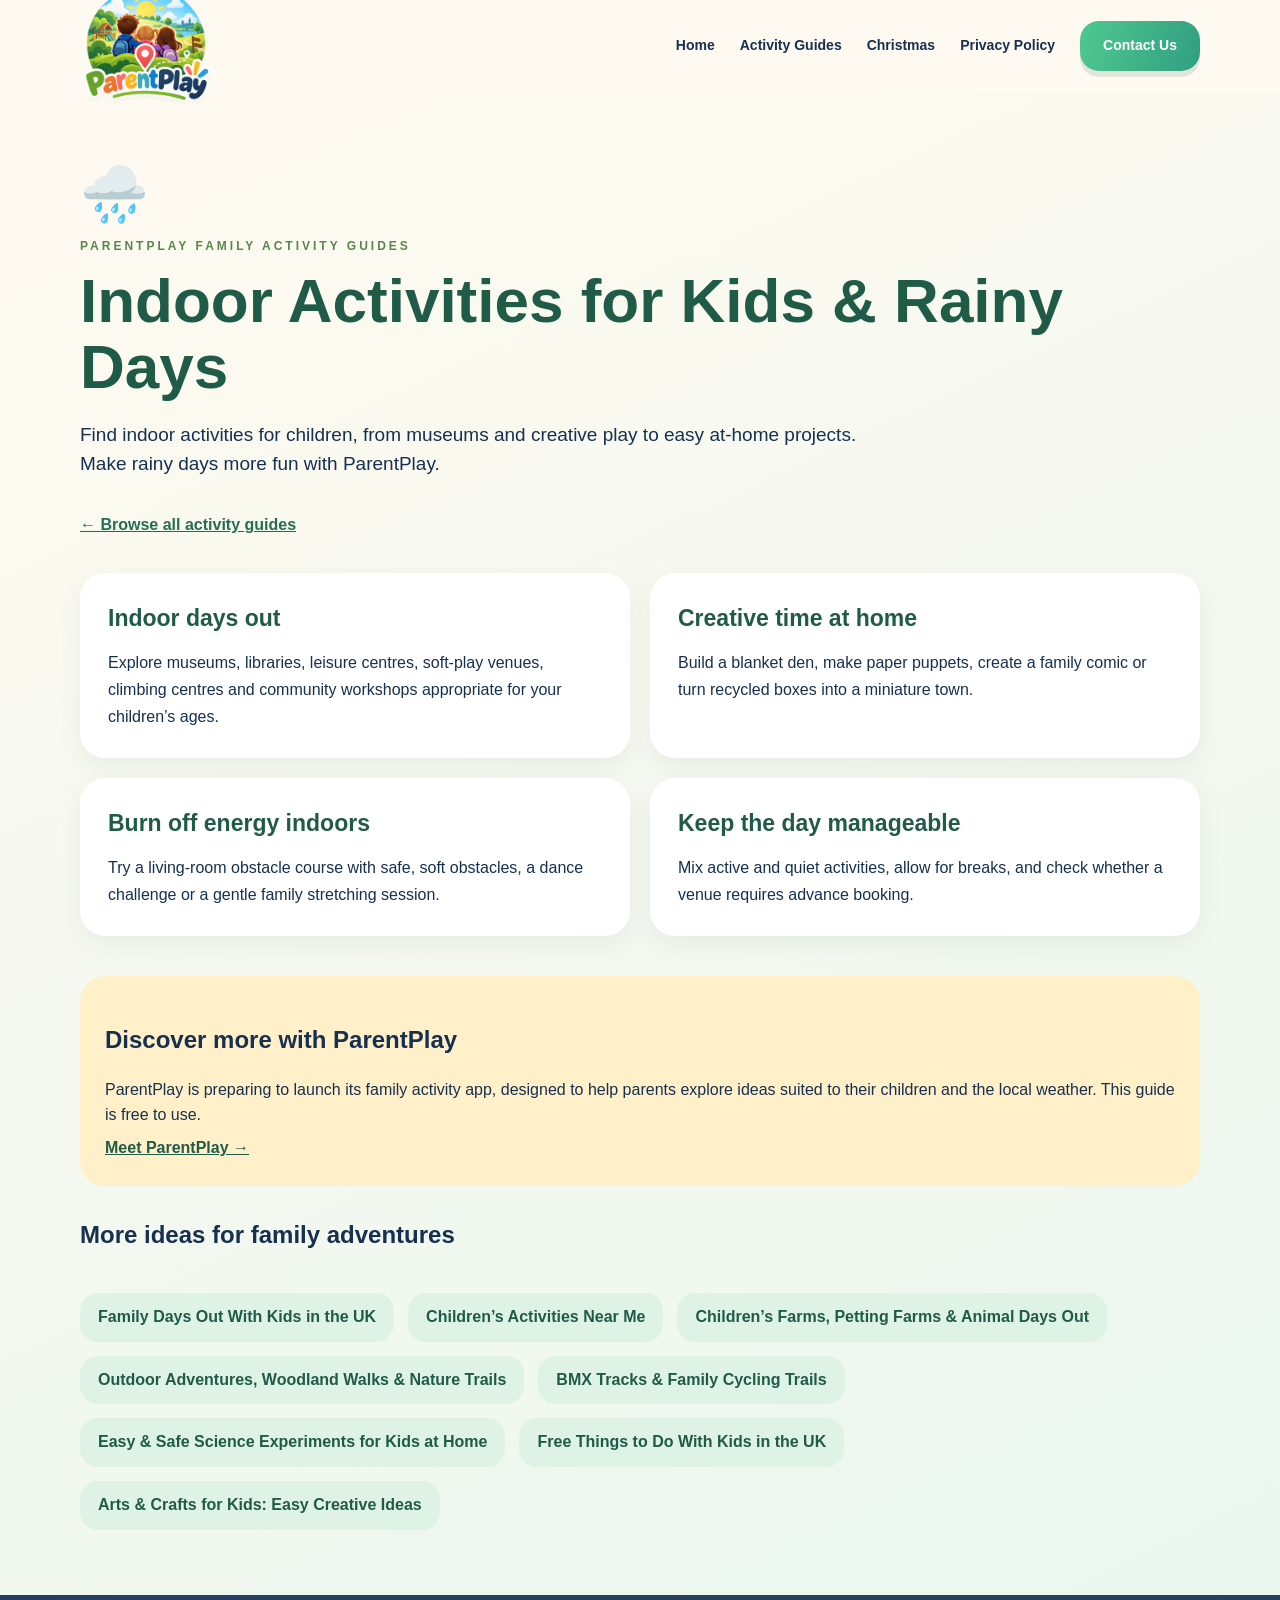
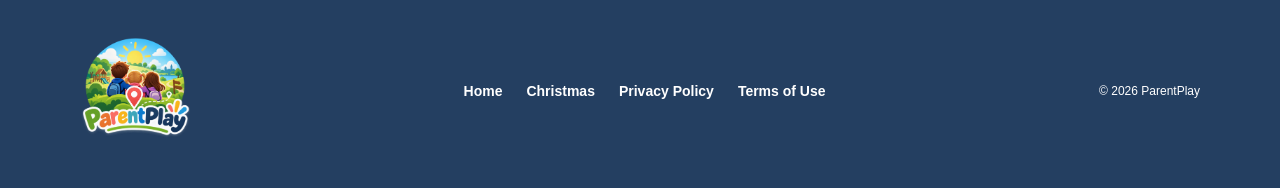
<file: indoor-activities.html>
<!doctype html><html lang="en-GB"><head><meta charset="utf-8"><meta name="viewport" content="width=device-width,initial-scale=1"><title>Indoor Activities for Kids &amp; Rainy Days | ParentPlay</title><meta name="description" content="Find indoor activities for children, from museums and creative play to easy at-home projects. Make rainy days more fun with ParentPlay."><link rel="canonical" href="https://parentplay.co.uk/indoor-activities.html"><link rel="stylesheet" href="style.css"></head><body><header class="site-header"><div class="wrap nav"><a class="logo" href="index.html"><img src="logo.png" alt="ParentPlay"></a><nav class="navlinks"><a href="index.html">Home</a><a href="index.html#activity-guides">Activity Guides</a><a href="christmas.html">Christmas</a><a href="privacy.html">Privacy Policy</a><a class="button contact-button" href="mailto:support@parentplay.co.uk">Contact Us</a></nav><span class="mobile-menu">ParentPlay</span></div></header><main class="pp-guide-page"><div class="wrap"><div class="pp-guide-hero"><div class="pp-guide-hero-icon" aria-hidden="true">🌧️</div><div class="eyebrow">ParentPlay family activity guides</div><h1>Indoor Activities for Kids &amp; Rainy Days</h1><p class="pp-guide-lead">Find indoor activities for children, from museums and creative play to easy at-home projects. Make rainy days more fun with ParentPlay.</p><a class="pp-story-link" href="index.html#activity-guides">← Browse all activity guides</a></div><div class="pp-guide-articles"><article class="pp-guide-article"><h2>Indoor days out</h2><p>Explore museums, libraries, leisure centres, soft-play venues, climbing centres and community workshops appropriate for your children’s ages.</p></article><article class="pp-guide-article"><h2>Creative time at home</h2><p>Build a blanket den, make paper puppets, create a family comic or turn recycled boxes into a miniature town.</p></article><article class="pp-guide-article"><h2>Burn off energy indoors</h2><p>Try a living-room obstacle course with safe, soft obstacles, a dance challenge or a gentle family stretching session.</p></article><article class="pp-guide-article"><h2>Keep the day manageable</h2><p>Mix active and quiet activities, allow for breaks, and check whether a venue requires advance booking.</p></article></div><div class="pp-guide-cta"><h2>Discover more with ParentPlay</h2><p>ParentPlay is preparing to launch its family activity app, designed to help parents explore ideas suited to their children and the local weather. This guide is free to use.</p><a href="index.html">Meet ParentPlay →</a></div><h2>More ideas for family adventures</h2><nav class="pp-guide-nav" aria-label="Related activity guides"><a href="family-days-out.html">Family Days Out With Kids in the UK</a><a href="activities-near-me.html">Children’s Activities Near Me</a><a href="farms-and-animals.html">Children’s Farms, Petting Farms &amp; Animal Days Out</a><a href="outdoor-adventures.html">Outdoor Adventures, Woodland Walks &amp; Nature Trails</a><a href="bmx-and-cycling.html">BMX Tracks &amp; Family Cycling Trails</a><a href="science-experiments.html">Easy &amp; Safe Science Experiments for Kids at Home</a><a href="free-family-activities.html">Free Things to Do With Kids in the UK</a><a href="arts-and-crafts.html">Arts &amp; Crafts for Kids: Easy Creative Ideas</a></nav></div></main><footer class="footer"><div class="wrap footer-inner"><a href="index.html"><img src="logo.png" alt="ParentPlay"></a><nav><a href="index.html">Home</a><a href="christmas.html">Christmas</a><a href="privacy.html">Privacy Policy</a><a href="terms.html">Terms of Use</a></nav><span class="copyright">© 2026 ParentPlay</span></div></footer></body></html>
</file>
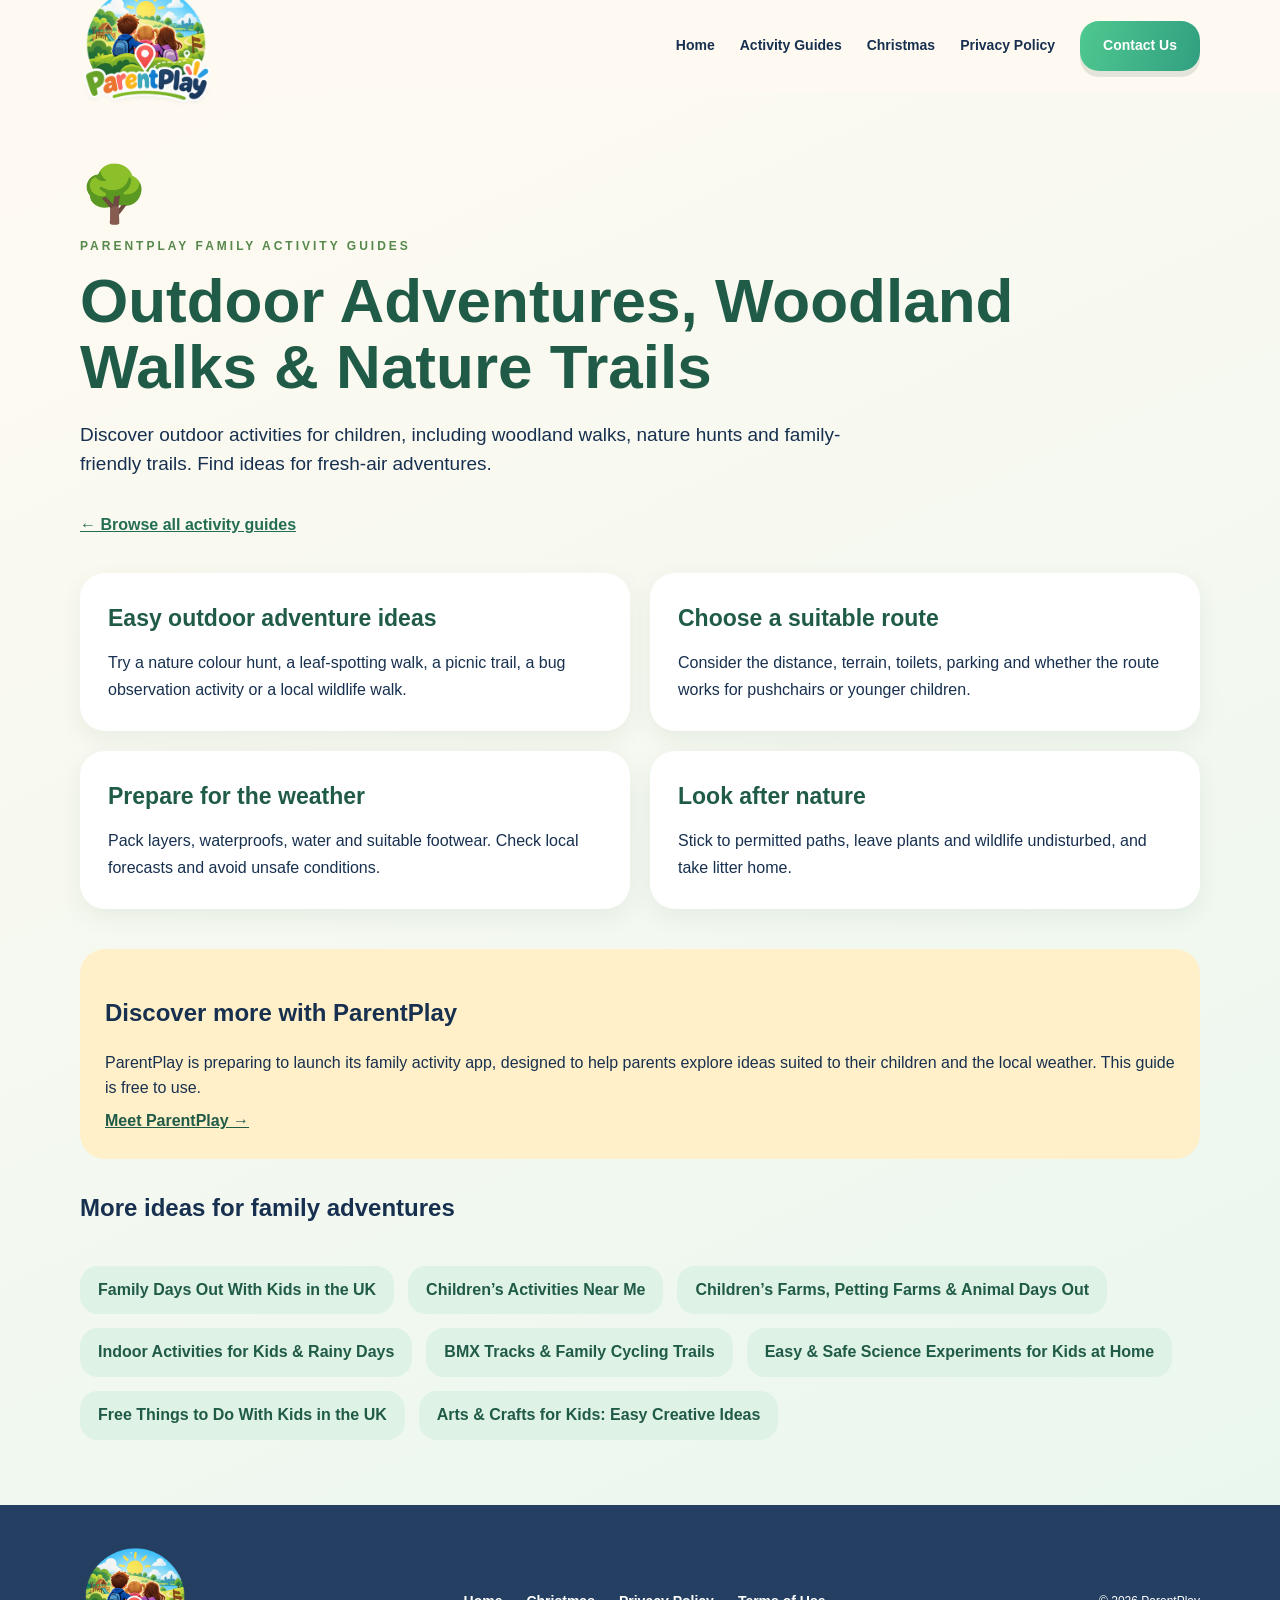
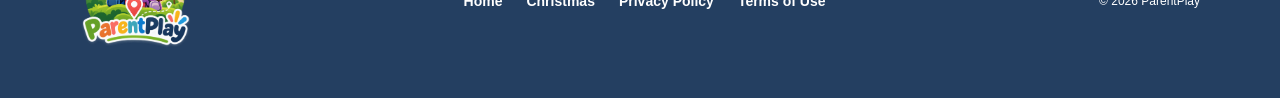
<file: outdoor-adventures.html>
<!doctype html><html lang="en-GB"><head><meta charset="utf-8"><meta name="viewport" content="width=device-width,initial-scale=1"><title>Outdoor Adventures, Woodland Walks &amp; Nature Trails | ParentPlay</title><meta name="description" content="Discover outdoor activities for children, including woodland walks, nature hunts and family-friendly trails. Find ideas for fresh-air adventures."><link rel="canonical" href="https://parentplay.co.uk/outdoor-adventures.html"><link rel="stylesheet" href="style.css"></head><body><header class="site-header"><div class="wrap nav"><a class="logo" href="index.html"><img src="logo.png" alt="ParentPlay"></a><nav class="navlinks"><a href="index.html">Home</a><a href="index.html#activity-guides">Activity Guides</a><a href="christmas.html">Christmas</a><a href="privacy.html">Privacy Policy</a><a class="button contact-button" href="mailto:support@parentplay.co.uk">Contact Us</a></nav><span class="mobile-menu">ParentPlay</span></div></header><main class="pp-guide-page"><div class="wrap"><div class="pp-guide-hero"><div class="pp-guide-hero-icon" aria-hidden="true">🌳</div><div class="eyebrow">ParentPlay family activity guides</div><h1>Outdoor Adventures, Woodland Walks &amp; Nature Trails</h1><p class="pp-guide-lead">Discover outdoor activities for children, including woodland walks, nature hunts and family-friendly trails. Find ideas for fresh-air adventures.</p><a class="pp-story-link" href="index.html#activity-guides">← Browse all activity guides</a></div><div class="pp-guide-articles"><article class="pp-guide-article"><h2>Easy outdoor adventure ideas</h2><p>Try a nature colour hunt, a leaf-spotting walk, a picnic trail, a bug observation activity or a local wildlife walk.</p></article><article class="pp-guide-article"><h2>Choose a suitable route</h2><p>Consider the distance, terrain, toilets, parking and whether the route works for pushchairs or younger children.</p></article><article class="pp-guide-article"><h2>Prepare for the weather</h2><p>Pack layers, waterproofs, water and suitable footwear. Check local forecasts and avoid unsafe conditions.</p></article><article class="pp-guide-article"><h2>Look after nature</h2><p>Stick to permitted paths, leave plants and wildlife undisturbed, and take litter home.</p></article></div><div class="pp-guide-cta"><h2>Discover more with ParentPlay</h2><p>ParentPlay is preparing to launch its family activity app, designed to help parents explore ideas suited to their children and the local weather. This guide is free to use.</p><a href="index.html">Meet ParentPlay →</a></div><h2>More ideas for family adventures</h2><nav class="pp-guide-nav" aria-label="Related activity guides"><a href="family-days-out.html">Family Days Out With Kids in the UK</a><a href="activities-near-me.html">Children’s Activities Near Me</a><a href="farms-and-animals.html">Children’s Farms, Petting Farms &amp; Animal Days Out</a><a href="indoor-activities.html">Indoor Activities for Kids &amp; Rainy Days</a><a href="bmx-and-cycling.html">BMX Tracks &amp; Family Cycling Trails</a><a href="science-experiments.html">Easy &amp; Safe Science Experiments for Kids at Home</a><a href="free-family-activities.html">Free Things to Do With Kids in the UK</a><a href="arts-and-crafts.html">Arts &amp; Crafts for Kids: Easy Creative Ideas</a></nav></div></main><footer class="footer"><div class="wrap footer-inner"><a href="index.html"><img src="logo.png" alt="ParentPlay"></a><nav><a href="index.html">Home</a><a href="christmas.html">Christmas</a><a href="privacy.html">Privacy Policy</a><a href="terms.html">Terms of Use</a></nav><span class="copyright">© 2026 ParentPlay</span></div></footer></body></html>
</file>
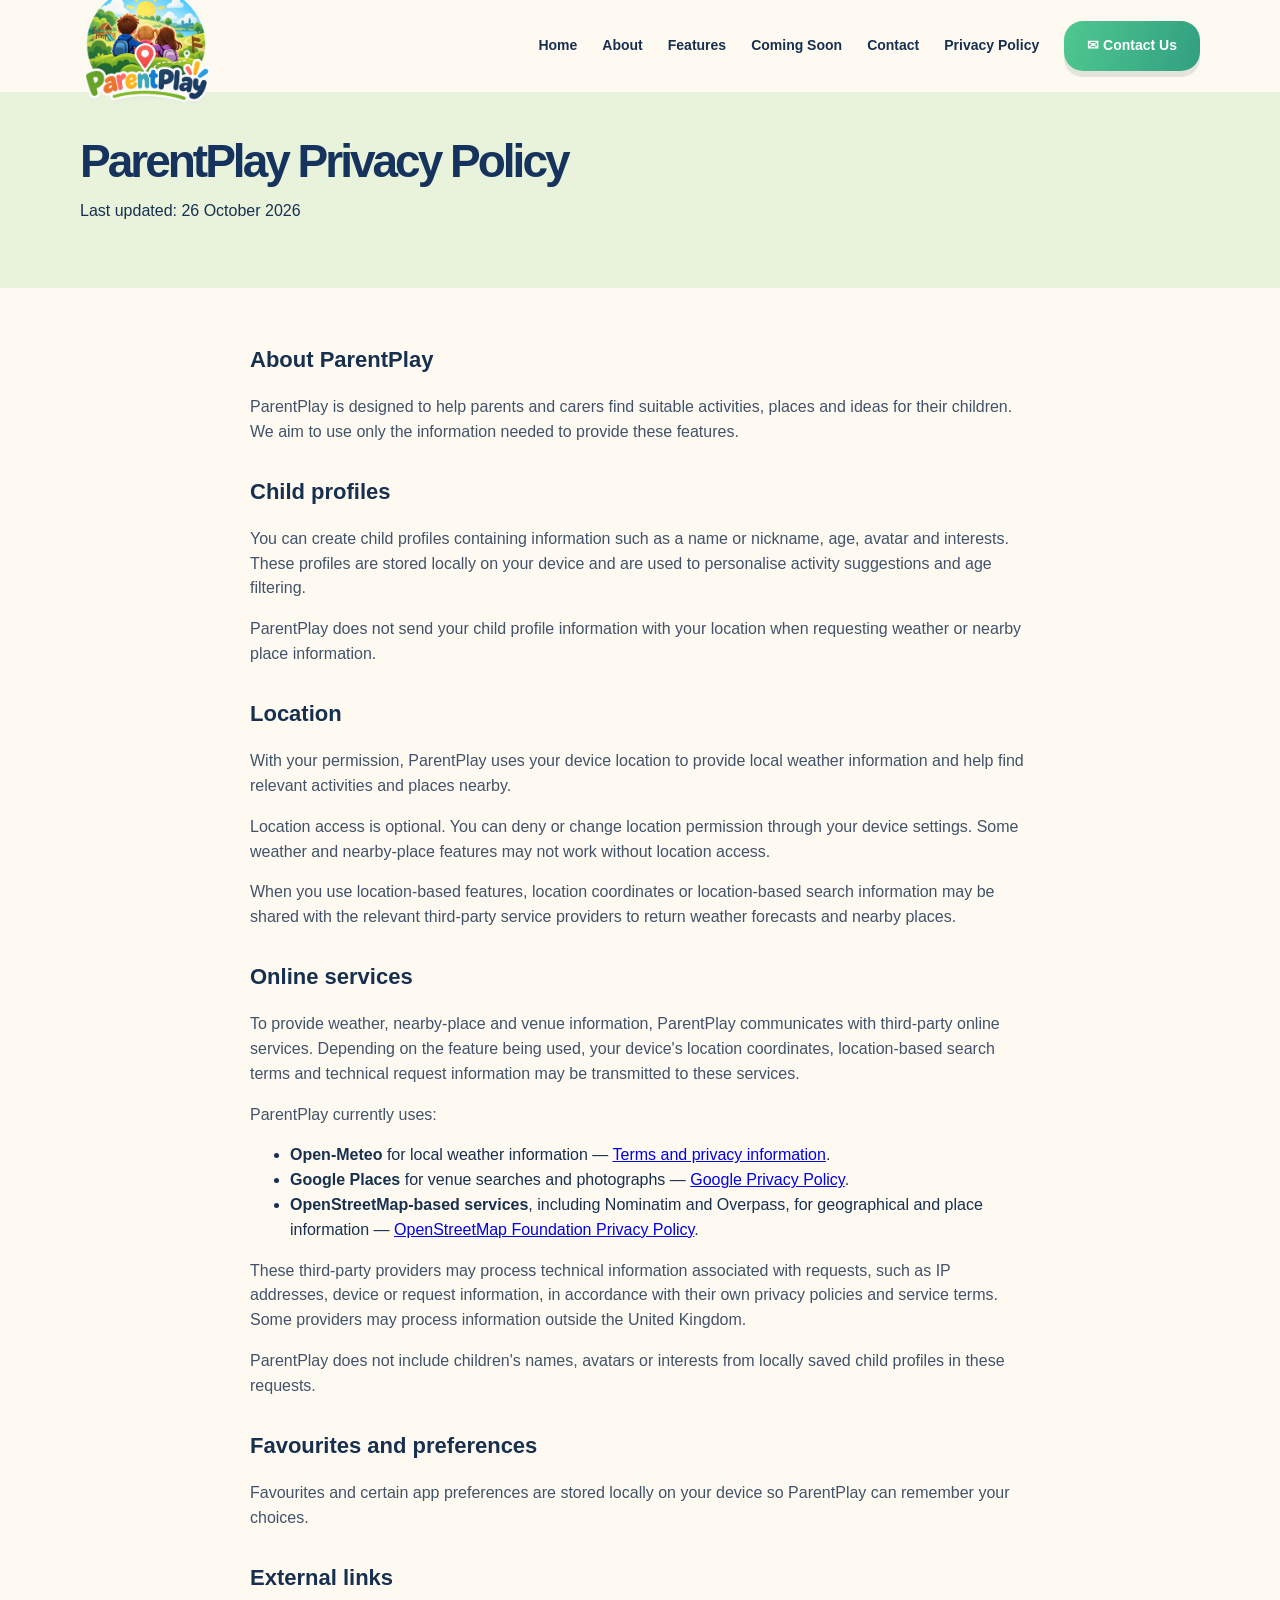
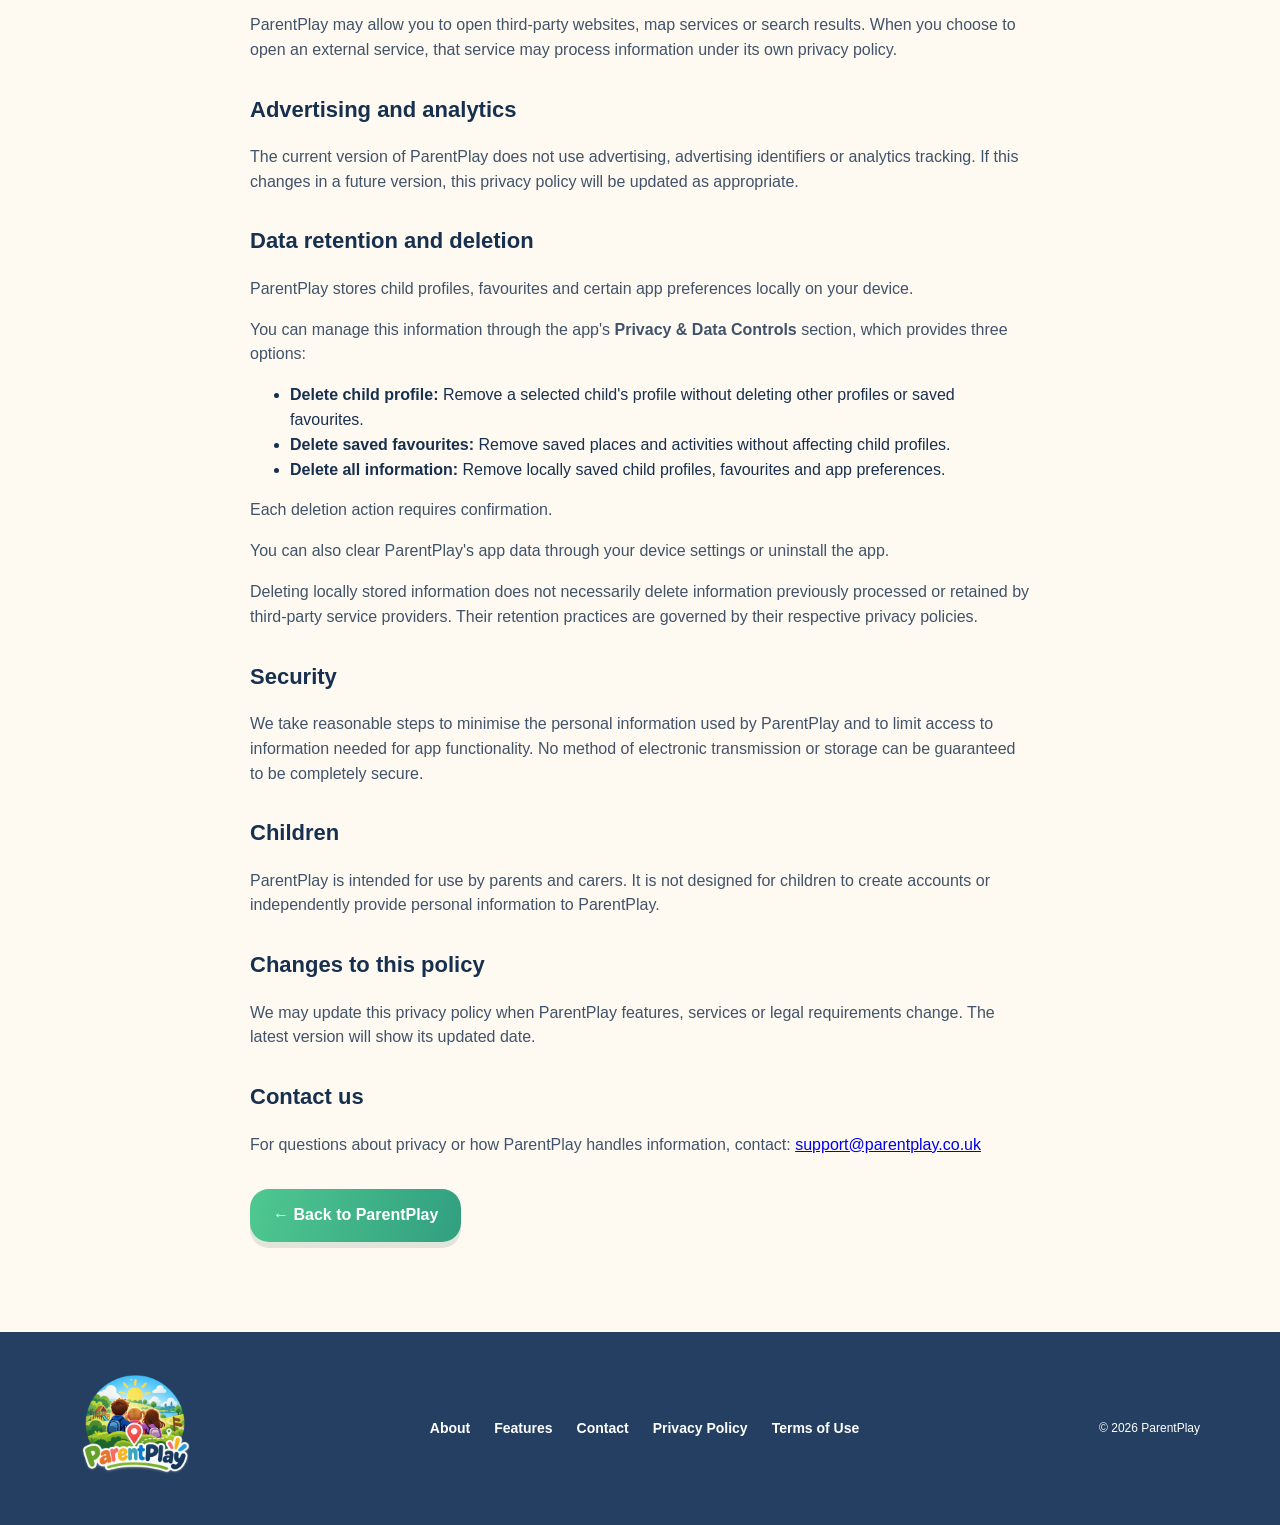
<file: privacy.html>
<!doctype html>
<html lang="en-GB">
<head>
  <meta charset="utf-8">
  <meta name="viewport" content="width=device-width,initial-scale=1">
  <title>ParentPlay Privacy Policy | ParentPlay</title>
  <link rel="stylesheet" href="style.css">
</head>
<body>

<header class="site-header">
  <div class="wrap nav">
    <a class="logo" href="index.html">
      <img src="logo.png" alt="ParentPlay">
    </a>
    <nav class="navlinks">
      <a href="index.html#home">Home</a>
      <a href="index.html#about">About</a>
      <a href="index.html#features">Features</a>
      <a href="index.html#coming-soon">Coming Soon</a>
      <a href="index.html#contact">Contact</a>
      <a href="privacy.html">Privacy Policy</a>
      <a class="button contact-button" href="mailto:support@parentplay.co.uk">✉ Contact Us</a>
    </nav>
    <span class="mobile-menu">ParentPlay</span>
  </div>
</header>

<section class="legal-hero">
  <div class="wrap">
    <h1 class="page-title">ParentPlay Privacy Policy</h1>
    <p>Last updated: 26 October 2026</p>
  </div>
</section>

<main class="legal">

  <h2>About ParentPlay</h2>
  <p>ParentPlay is designed to help parents and carers find suitable activities, places and ideas for their children. We aim to use only the information needed to provide these features.</p>

  <h2>Child profiles</h2>
  <p>You can create child profiles containing information such as a name or nickname, age, avatar and interests. These profiles are stored locally on your device and are used to personalise activity suggestions and age filtering.</p>
  <p>ParentPlay does not send your child profile information with your location when requesting weather or nearby place information.</p>

  <h2>Location</h2>
  <p>With your permission, ParentPlay uses your device location to provide local weather information and help find relevant activities and places nearby.</p>
  <p>Location access is optional. You can deny or change location permission through your device settings. Some weather and nearby-place features may not work without location access.</p>
  <p>When you use location-based features, location coordinates or location-based search information may be shared with the relevant third-party service providers to return weather forecasts and nearby places.</p>

  <h2>Online services</h2>
  <p>To provide weather, nearby-place and venue information, ParentPlay communicates with third-party online services. Depending on the feature being used, your device's location coordinates, location-based search terms and technical request information may be transmitted to these services.</p>

  <p>ParentPlay currently uses:</p>
  <ul>
    <li><strong>Open-Meteo</strong> for local weather information — <a href="https://open-meteo.com/en/terms" target="_blank" rel="noopener noreferrer">Terms and privacy information</a>.</li>
    <li><strong>Google Places</strong> for venue searches and photographs — <a href="https://policies.google.com/privacy" target="_blank" rel="noopener noreferrer">Google Privacy Policy</a>.</li>
    <li><strong>OpenStreetMap-based services</strong>, including Nominatim and Overpass, for geographical and place information — <a href="https://osmfoundation.org/wiki/Privacy_Policy" target="_blank" rel="noopener noreferrer">OpenStreetMap Foundation Privacy Policy</a>.</li>
  </ul>

  <p>These third-party providers may process technical information associated with requests, such as IP addresses, device or request information, in accordance with their own privacy policies and service terms. Some providers may process information outside the United Kingdom.</p>
  <p>ParentPlay does not include children's names, avatars or interests from locally saved child profiles in these requests.</p>

  <h2>Favourites and preferences</h2>
  <p>Favourites and certain app preferences are stored locally on your device so ParentPlay can remember your choices.</p>

  <h2>External links</h2>
  <p>ParentPlay may allow you to open third-party websites, map services or search results. When you choose to open an external service, that service may process information under its own privacy policy.</p>

  <h2>Advertising and analytics</h2>
  <p>The current version of ParentPlay does not use advertising, advertising identifiers or analytics tracking. If this changes in a future version, this privacy policy will be updated as appropriate.</p>

  <h2>Data retention and deletion</h2>
  <p>ParentPlay stores child profiles, favourites and certain app preferences locally on your device.</p>
  <p>You can manage this information through the app's <strong>Privacy &amp; Data Controls</strong> section, which provides three options:</p>

  <ul>
    <li><strong>Delete child profile:</strong> Remove a selected child's profile without deleting other profiles or saved favourites.</li>
    <li><strong>Delete saved favourites:</strong> Remove saved places and activities without affecting child profiles.</li>
    <li><strong>Delete all information:</strong> Remove locally saved child profiles, favourites and app preferences.</li>
  </ul>

  <p>Each deletion action requires confirmation.</p>
  <p>You can also clear ParentPlay's app data through your device settings or uninstall the app.</p>
  <p>Deleting locally stored information does not necessarily delete information previously processed or retained by third-party service providers. Their retention practices are governed by their respective privacy policies.</p>

  <h2>Security</h2>
  <p>We take reasonable steps to minimise the personal information used by ParentPlay and to limit access to information needed for app functionality. No method of electronic transmission or storage can be guaranteed to be completely secure.</p>

  <h2>Children</h2>
  <p>ParentPlay is intended for use by parents and carers. It is not designed for children to create accounts or independently provide personal information to ParentPlay.</p>

  <h2>Changes to this policy</h2>
  <p>We may update this privacy policy when ParentPlay features, services or legal requirements change. The latest version will show its updated date.</p>

  <h2>Contact us</h2>
  <p>For questions about privacy or how ParentPlay handles information, contact: <a href="mailto:support@parentplay.co.uk">support@parentplay.co.uk</a></p>

  <p class="back">
    <a class="button contact-button" href="index.html">← Back to ParentPlay</a>
  </p>

</main>

<footer class="footer">
  <div class="wrap footer-inner">
    <a href="index.html">
      <img src="logo.png" alt="ParentPlay">
    </a>
    <nav>
      <a href="index.html#about">About</a>
      <a href="index.html#features">Features</a>
      <a href="index.html#contact">Contact</a>
      <a href="privacy.html">Privacy Policy</a>
      <a href="terms.html">Terms of Use</a>
    </nav>
    <span class="copyright">© 2026 ParentPlay</span>
  </div>
</footer>

</body>
</html>
</file>
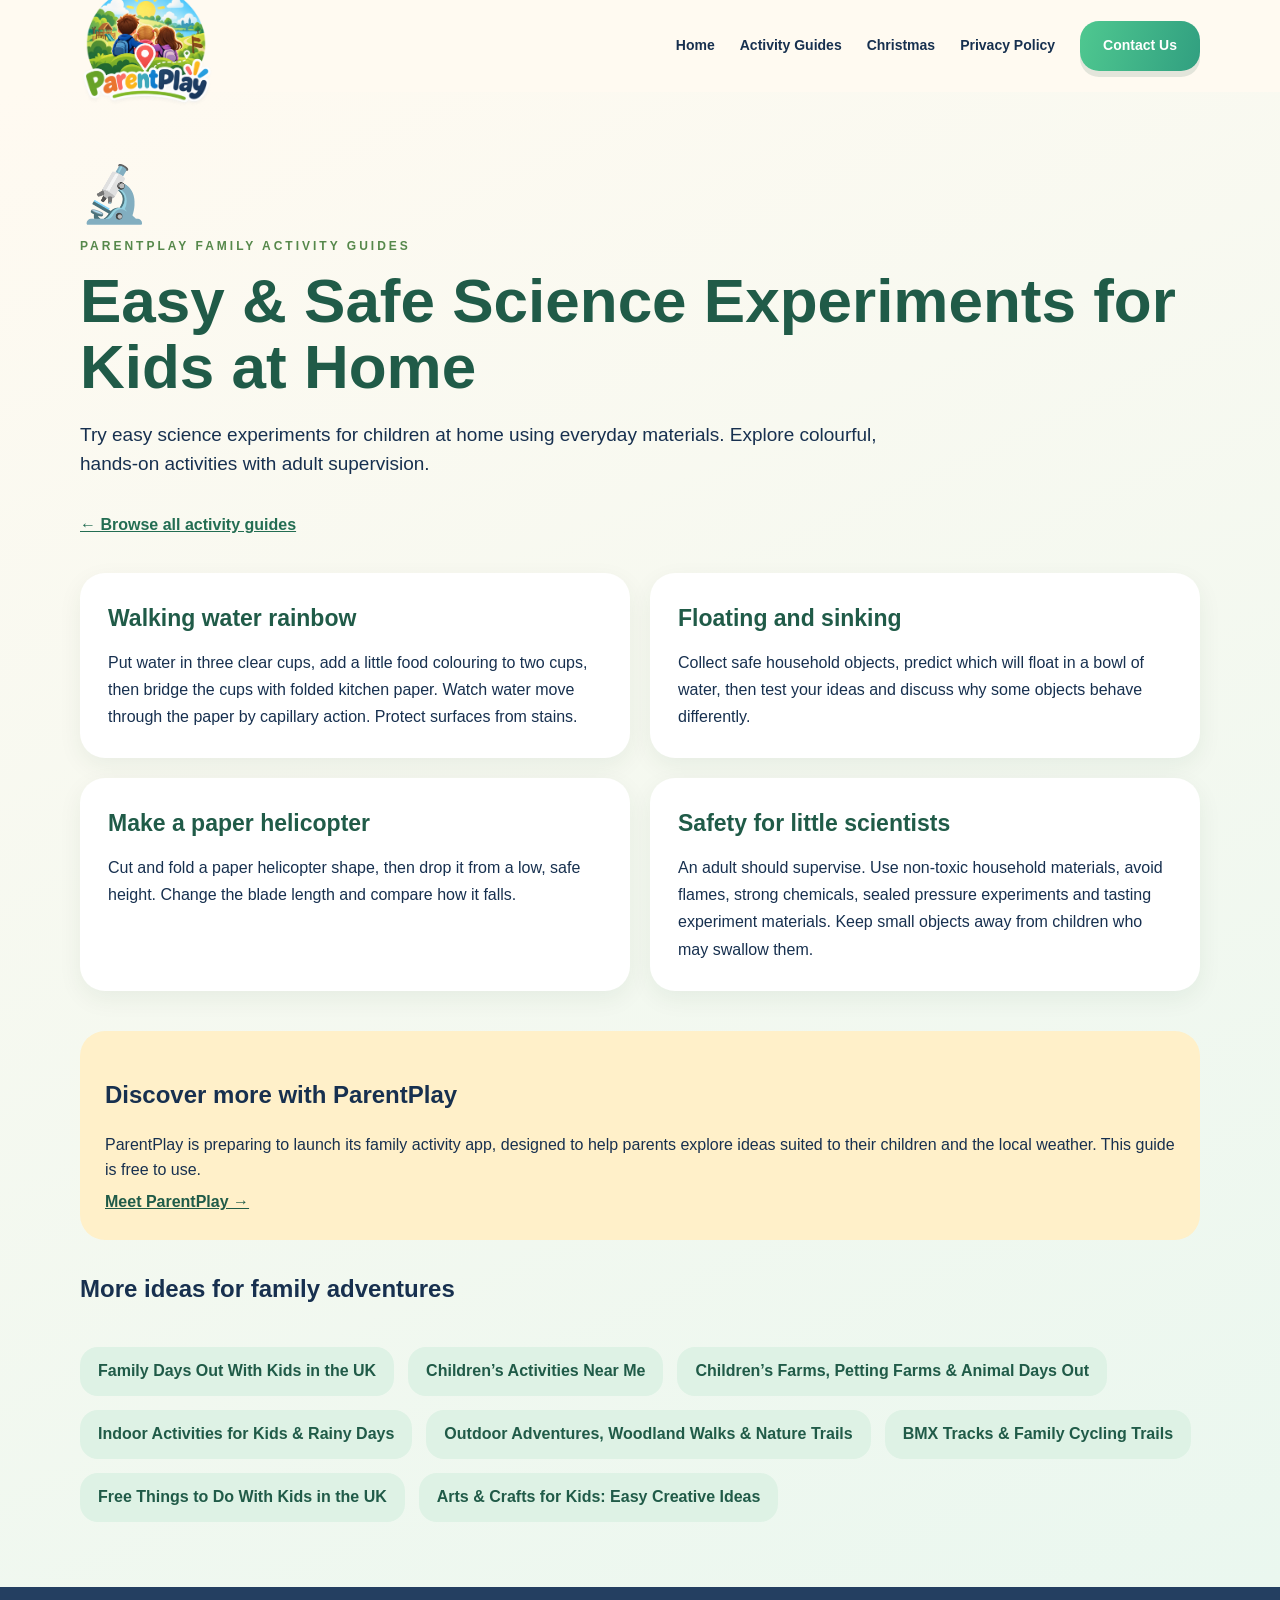
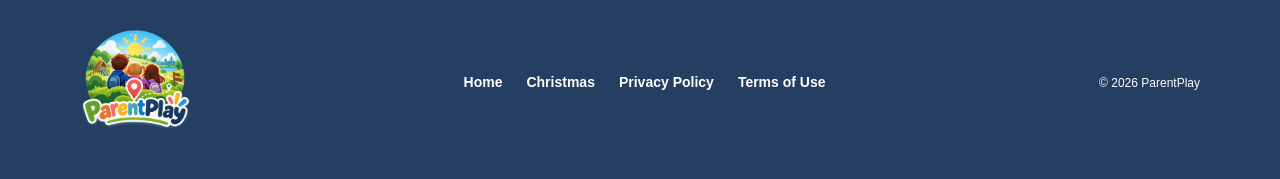
<file: science-experiments.html>
<!doctype html><html lang="en-GB"><head><meta charset="utf-8"><meta name="viewport" content="width=device-width,initial-scale=1"><title>Easy &amp; Safe Science Experiments for Kids at Home | ParentPlay</title><meta name="description" content="Try easy science experiments for children at home using everyday materials. Explore colourful, hands-on activities with adult supervision."><link rel="canonical" href="https://parentplay.co.uk/science-experiments.html"><link rel="stylesheet" href="style.css"></head><body><header class="site-header"><div class="wrap nav"><a class="logo" href="index.html"><img src="logo.png" alt="ParentPlay"></a><nav class="navlinks"><a href="index.html">Home</a><a href="index.html#activity-guides">Activity Guides</a><a href="christmas.html">Christmas</a><a href="privacy.html">Privacy Policy</a><a class="button contact-button" href="mailto:support@parentplay.co.uk">Contact Us</a></nav><span class="mobile-menu">ParentPlay</span></div></header><main class="pp-guide-page"><div class="wrap"><div class="pp-guide-hero"><div class="pp-guide-hero-icon" aria-hidden="true">🔬</div><div class="eyebrow">ParentPlay family activity guides</div><h1>Easy &amp; Safe Science Experiments for Kids at Home</h1><p class="pp-guide-lead">Try easy science experiments for children at home using everyday materials. Explore colourful, hands-on activities with adult supervision.</p><a class="pp-story-link" href="index.html#activity-guides">← Browse all activity guides</a></div><div class="pp-guide-articles"><article class="pp-guide-article"><h2>Walking water rainbow</h2><p>Put water in three clear cups, add a little food colouring to two cups, then bridge the cups with folded kitchen paper. Watch water move through the paper by capillary action. Protect surfaces from stains.</p></article><article class="pp-guide-article"><h2>Floating and sinking</h2><p>Collect safe household objects, predict which will float in a bowl of water, then test your ideas and discuss why some objects behave differently.</p></article><article class="pp-guide-article"><h2>Make a paper helicopter</h2><p>Cut and fold a paper helicopter shape, then drop it from a low, safe height. Change the blade length and compare how it falls.</p></article><article class="pp-guide-article"><h2>Safety for little scientists</h2><p>An adult should supervise. Use non-toxic household materials, avoid flames, strong chemicals, sealed pressure experiments and tasting experiment materials. Keep small objects away from children who may swallow them.</p></article></div><div class="pp-guide-cta"><h2>Discover more with ParentPlay</h2><p>ParentPlay is preparing to launch its family activity app, designed to help parents explore ideas suited to their children and the local weather. This guide is free to use.</p><a href="index.html">Meet ParentPlay →</a></div><h2>More ideas for family adventures</h2><nav class="pp-guide-nav" aria-label="Related activity guides"><a href="family-days-out.html">Family Days Out With Kids in the UK</a><a href="activities-near-me.html">Children’s Activities Near Me</a><a href="farms-and-animals.html">Children’s Farms, Petting Farms &amp; Animal Days Out</a><a href="indoor-activities.html">Indoor Activities for Kids &amp; Rainy Days</a><a href="outdoor-adventures.html">Outdoor Adventures, Woodland Walks &amp; Nature Trails</a><a href="bmx-and-cycling.html">BMX Tracks &amp; Family Cycling Trails</a><a href="free-family-activities.html">Free Things to Do With Kids in the UK</a><a href="arts-and-crafts.html">Arts &amp; Crafts for Kids: Easy Creative Ideas</a></nav></div></main><footer class="footer"><div class="wrap footer-inner"><a href="index.html"><img src="logo.png" alt="ParentPlay"></a><nav><a href="index.html">Home</a><a href="christmas.html">Christmas</a><a href="privacy.html">Privacy Policy</a><a href="terms.html">Terms of Use</a></nav><span class="copyright">© 2026 ParentPlay</span></div></footer></body></html>
</file>
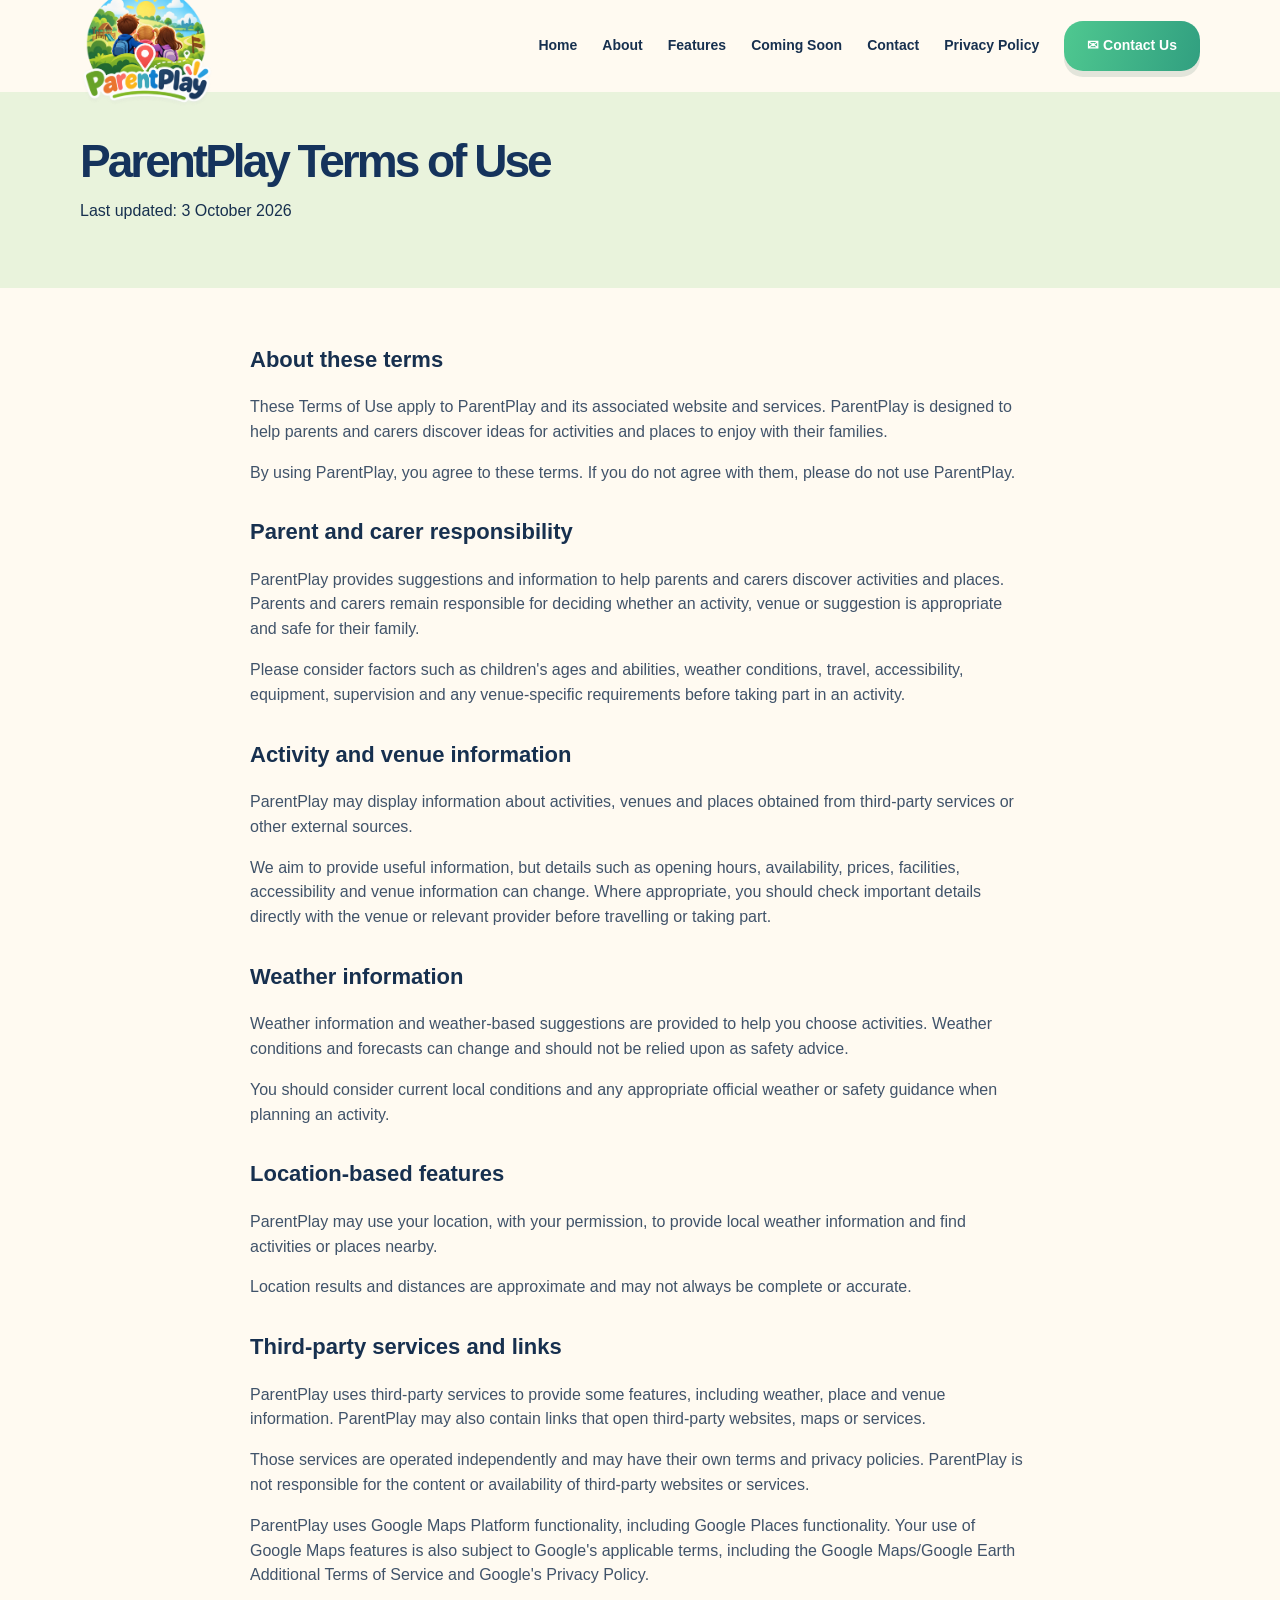
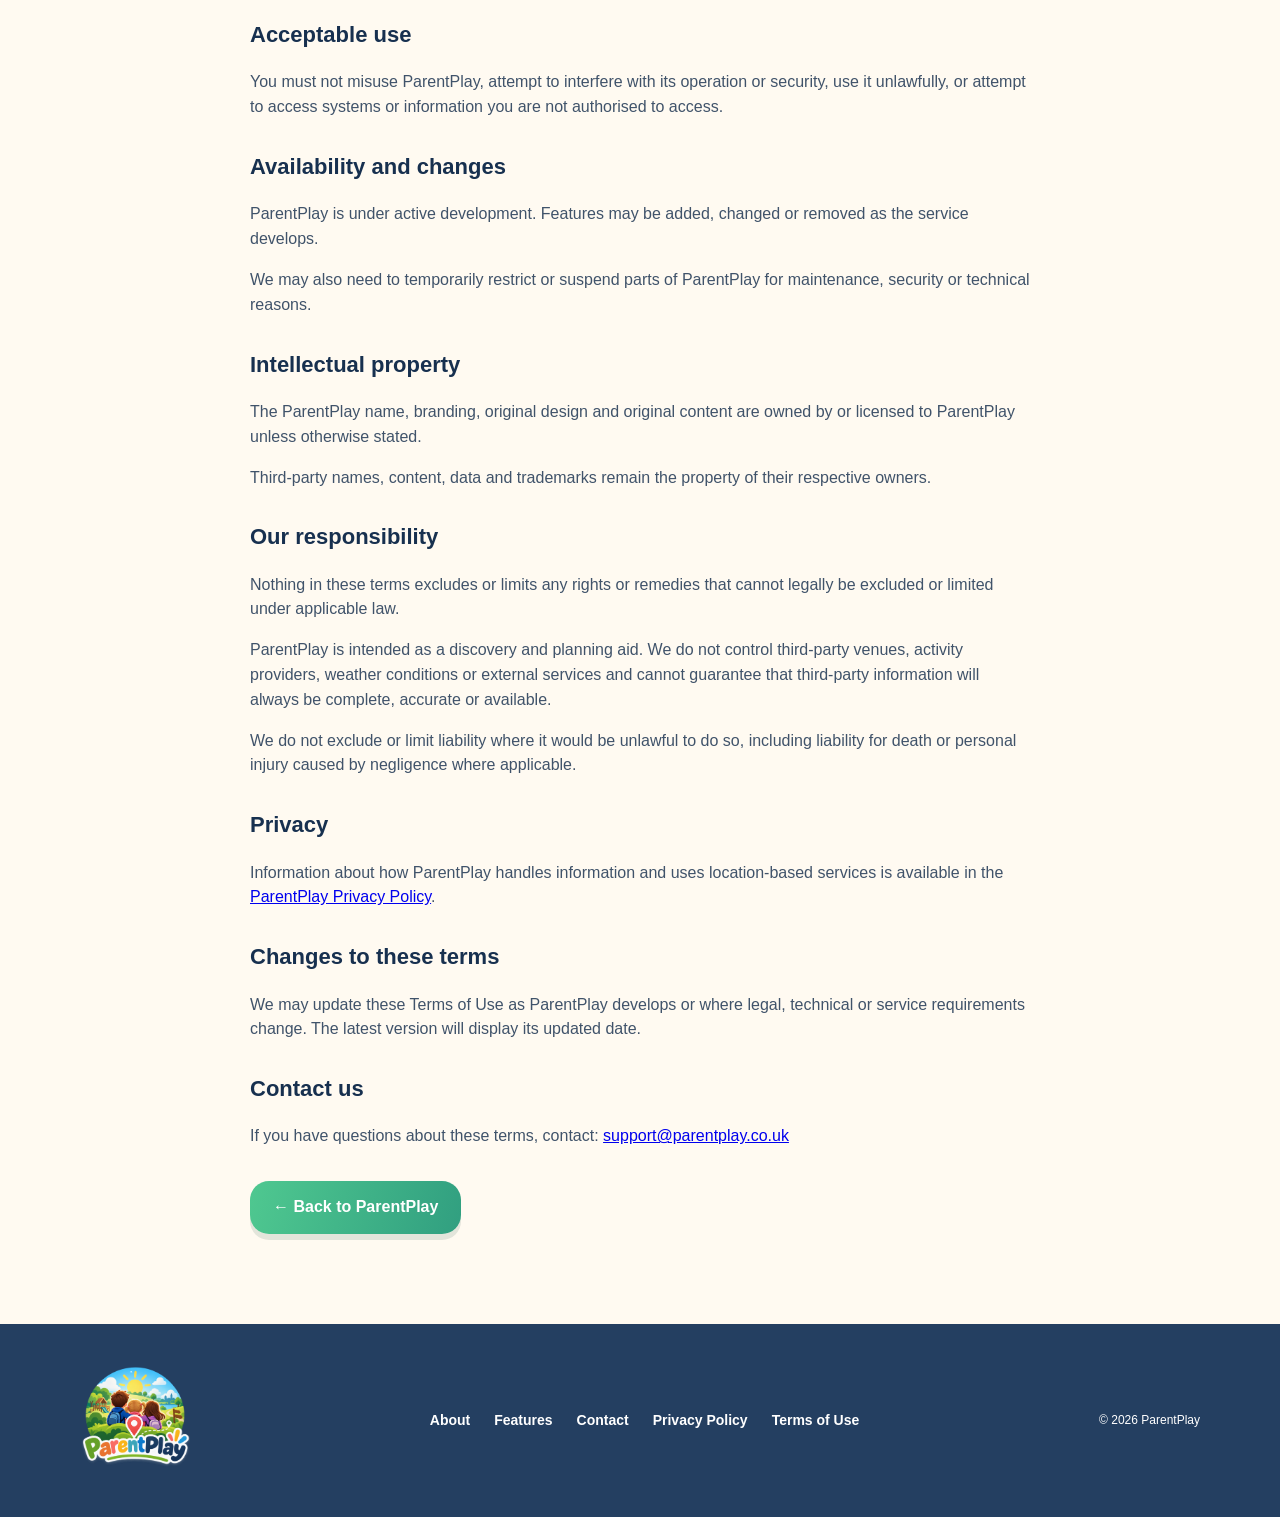
<file: terms.html>
<!doctype html><html lang="en-GB"><head><meta charset="utf-8"><meta name="viewport" content="width=device-width,initial-scale=1"><title>ParentPlay Terms of Use | ParentPlay</title><link rel="stylesheet" href="style.css"></head><body><header class="site-header"><div class="wrap nav"><a class="logo" href="index.html"><img src="logo.png" alt="ParentPlay"></a><nav class="navlinks"><a href="index.html#home">Home</a><a href="index.html#about">About</a><a href="index.html#features">Features</a><a href="index.html#coming-soon">Coming Soon</a><a href="index.html#contact">Contact</a><a href="privacy.html">Privacy Policy</a><a class="button contact-button" href="mailto:support@parentplay.co.uk">✉ Contact Us</a></nav><span class="mobile-menu">ParentPlay</span></div></header><section class="legal-hero"><div class="wrap"><h1 class="page-title">ParentPlay Terms of Use</h1><p>Last updated: 3 October 2026</p></div></section><main class="legal"><h2>About these terms</h2><p>These Terms of Use apply to ParentPlay and its associated website and services. ParentPlay is designed to help parents and carers discover ideas for activities and places to enjoy with their families.</p><p>By using ParentPlay, you agree to these terms. If you do not agree with them, please do not use ParentPlay.</p><h2>Parent and carer responsibility</h2><p>ParentPlay provides suggestions and information to help parents and carers discover activities and places. Parents and carers remain responsible for deciding whether an activity, venue or suggestion is appropriate and safe for their family.</p><p>Please consider factors such as children's ages and abilities, weather conditions, travel, accessibility, equipment, supervision and any venue-specific requirements before taking part in an activity.</p><h2>Activity and venue information</h2><p>ParentPlay may display information about activities, venues and places obtained from third-party services or other external sources.</p><p>We aim to provide useful information, but details such as opening hours, availability, prices, facilities, accessibility and venue information can change. Where appropriate, you should check important details directly with the venue or relevant provider before travelling or taking part.</p><h2>Weather information</h2><p>Weather information and weather-based suggestions are provided to help you choose activities. Weather conditions and forecasts can change and should not be relied upon as safety advice.</p><p>You should consider current local conditions and any appropriate official weather or safety guidance when planning an activity.</p><h2>Location-based features</h2><p>ParentPlay may use your location, with your permission, to provide local weather information and find activities or places nearby.</p><p>Location results and distances are approximate and may not always be complete or accurate.</p><h2>Third-party services and links</h2><p>ParentPlay uses third-party services to provide some features, including weather, place and venue information. ParentPlay may also contain links that open third-party websites, maps or services.</p><p>Those services are operated independently and may have their own terms and privacy policies. ParentPlay is not responsible for the content or availability of third-party websites or services.</p><p>ParentPlay uses Google Maps Platform functionality, including Google Places functionality. Your use of Google Maps features is also subject to Google's applicable terms, including the Google Maps/Google Earth Additional Terms of Service and Google's Privacy Policy.</p><h2>Acceptable use</h2><p>You must not misuse ParentPlay, attempt to interfere with its operation or security, use it unlawfully, or attempt to access systems or information you are not authorised to access.</p><h2>Availability and changes</h2><p>ParentPlay is under active development. Features may be added, changed or removed as the service develops.</p><p>We may also need to temporarily restrict or suspend parts of ParentPlay for maintenance, security or technical reasons.</p><h2>Intellectual property</h2><p>The ParentPlay name, branding, original design and original content are owned by or licensed to ParentPlay unless otherwise stated.</p><p>Third-party names, content, data and trademarks remain the property of their respective owners.</p><h2>Our responsibility</h2><p>Nothing in these terms excludes or limits any rights or remedies that cannot legally be excluded or limited under applicable law.</p><p>ParentPlay is intended as a discovery and planning aid. We do not control third-party venues, activity providers, weather conditions or external services and cannot guarantee that third-party information will always be complete, accurate or available.</p><p>We do not exclude or limit liability where it would be unlawful to do so, including liability for death or personal injury caused by negligence where applicable.</p><h2>Privacy</h2><p>Information about how ParentPlay handles information and uses location-based services is available in the <a href="privacy.html">ParentPlay Privacy Policy</a>.</p><h2>Changes to these terms</h2><p>We may update these Terms of Use as ParentPlay develops or where legal, technical or service requirements change. The latest version will display its updated date.</p><h2>Contact us</h2><p>If you have questions about these terms, contact: <a href="mailto:support@parentplay.co.uk">support@parentplay.co.uk</a></p><p class="back"><a class="button contact-button" href="index.html">← Back to ParentPlay</a></p></main><footer class="footer"><div class="wrap footer-inner"><a href="index.html"><img src="logo.png" alt="ParentPlay"></a><nav><a href="index.html#about">About</a><a href="index.html#features">Features</a><a href="index.html#contact">Contact</a><a href="privacy.html">Privacy Policy</a><a href="terms.html">Terms of Use</a></nav><span class="copyright">© 2026 ParentPlay</span></div></footer></body></html>
</file>
<file: style.css>
*{box-sizing:border-box}html{scroll-behavior:smooth}body{margin:0;background:#fffaf1;color:#17304f;font-family:Arial,Helvetica,sans-serif;line-height:1.55}.wrap{width:min(1120px,90%);margin:auto}.site-header{background:#fffaf1;position:sticky;top:0;z-index:20}.nav{height:92px;display:flex;align-items:center;gap:28px}.logo img{width:132px;display:block}.navlinks{display:flex;gap:25px;margin-left:auto;align-items:center}.navlinks a,.footer a{text-decoration:none;color:inherit;font-weight:700;font-size:14px}.button{display:inline-block;border-radius:999px;background:#f46e55;color:white;text-decoration:none;padding:14px 23px;font-weight:800}.contact-button{background:#6da758}.hero{overflow:hidden;background:linear-gradient(90deg,rgba(204,243,255,.98),rgba(204,243,255,.74) 52%,rgba(150,198,104,.6)),linear-gradient(150deg,#c9f2ff 0 44%,#a8d47b 44% 62%,#79aa55 62%)}.hero-grid{min-height:520px;display:grid;grid-template-columns:1.1fr .9fr;align-items:center}.hero h1,.page-title{font-size:clamp(46px,6vw,78px);line-height:.93;letter-spacing:-3px;margin:0 0 24px;font-weight:900;color:#15335c}.orange{color:#ff792e}.green{color:#5d9e58}.blue{color:#2e80c7}.hero p{font-size:19px;max-width:650px}.phone{width:265px;justify-self:center;transform:rotate(3deg);filter:drop-shadow(0 18px 15px #0003)}.features{padding:42px 0}.feature-grid{display:grid;grid-template-columns:repeat(5,1fr);gap:24px;text-align:center}.icon{width:62px;height:62px;border-radius:50%;display:grid;place-items:center;margin:auto;background:#eef4dc;font-size:28px}.feature h3{font-size:16px;margin:8px}.feature p{font-size:13px;margin:0}.section{padding:88px 0}.center{text-align:center}.eyebrow{text-transform:uppercase;letter-spacing:3px;color:#56884b;font-size:12px;font-weight:900}.section h2,.contact h2{font-size:clamp(34px,4vw,54px);line-height:1;margin:12px 0 20px;color:#15335c}.lead{max-width:730px;margin:0 auto 42px}.steps{display:grid;grid-template-columns:repeat(3,1fr);gap:26px}.card{border-radius:30px;padding:34px;min-height:250px}.card:nth-child(1){background:#eaf3dc}.card:nth-child(2){background:#fff0ce}.card:nth-child(3){background:#dff1fa}.num{background:white;width:42px;height:42px;border-radius:50%;display:grid;place-items:center;font-weight:900;color:#6da758}.card h3{font-size:24px;margin:25px 0 8px}.adventures{background:#e9f3dc}.category-grid{display:grid;grid-template-columns:repeat(4,1fr);gap:18px;margin-top:45px}.category{background:#fffaf1;border-radius:20px;padding:22px;box-shadow:0 5px 0 #5b874a24}.category:nth-child(2n){background:#fff0ce}.category:nth-child(3n){background:#e0f2fb}.category strong{display:block;font-size:18px}.category span{font-size:13px}.weather{background:#fff0c9}.split{display:grid;grid-template-columns:1fr 1fr;gap:70px;align-items:center}.weather-art{min-height:300px;border-radius:50% 44% 55% 40%;background:linear-gradient(155deg,#7fcbed 0 50%,#b6d874 50%);position:relative}.sun{width:110px;height:110px;background:#ffdb4f;border-radius:50%;position:absolute;right:22%;top:18%}.cloud{font-size:80px;position:absolute;left:35%;top:42%}.ticks{list-style:none;padding:0;font-weight:700}.ticks li{margin:12px 0}.ticks li:before{content:"✓";color:#6da758;margin-right:14px}.surprise-box{background:#e4efff;border-radius:35px;padding:55px 70px;display:flex;align-items:center;justify-content:space-between;gap:35px}.dice{font-size:58px}.about-art{min-height:300px;border-radius:50%;background:#e8f2dc;display:grid;place-items:center;font-size:110px}.coming{background:#76bddb;color:white}.coming h2{color:white}.stamp{width:250px;height:250px;border:2px dashed white;border-radius:50%;display:grid;place-items:center;text-align:center;font-weight:900;font-size:30px;color:#ffdc54}.contact{padding:80px 0}.contact-box{background:#edf4e3;border-radius:34px;padding:48px 65px;display:flex;justify-content:space-between;align-items:center;gap:30px}.footer{background:#243f61;color:white;padding:38px 0}.footer-inner{display:flex;align-items:center;gap:35px}.footer img{width:110px}.footer nav{margin:auto;display:flex;gap:24px}.copyright{font-size:12px}.legal-hero{background:#e9f3dc;padding:48px 0}.legal-hero .page-title{font-size:46px;margin-bottom:8px}.legal{width:min(780px,88%);margin:55px auto 90px}.legal h2{font-size:22px;margin-top:30px}.legal p{font-size:16px;color:#40536a}.back{margin-top:32px}.mobile-menu{display:none}@media(max-width:760px){.site-header{position:relative}.nav{height:70px}.logo img{width:82px}.navlinks{display:none}.mobile-menu{display:block;margin-left:auto;font-weight:800}.hero-grid{grid-template-columns:1fr;min-height:auto;padding:40px 0 20px}.hero h1{font-size:45px;letter-spacing:-2px}.hero p{font-size:15px}.phone{width:175px;margin-top:28px}.feature-grid{grid-template-columns:repeat(2,1fr);gap:28px 12px}.feature:last-child{grid-column:1/-1;width:50%;justify-self:center}.section{padding:60px 0}.steps,.split{grid-template-columns:1fr}.category-grid{grid-template-columns:repeat(2,1fr)}.weather-art{min-height:220px}.surprise-box,.contact-box{padding:34px 24px;display:block}.footer-inner{display:block;text-align:center}.footer img{margin:auto}.footer nav{justify-content:center;flex-wrap:wrap;margin:25px 0}.legal-hero .page-title{font-size:34px;letter-spacing:-1px}.legal p{font-size:15px}}

/* ParentPlay December 2026 seasonal homepage — scoped to new classes. */
.christmas-hero{position:relative;background:radial-gradient(circle at 76% 30%,rgba(238,208,143,.22),transparent 35%),linear-gradient(120deg,#153d36 0%,#1e584a 54%,#2d715e 100%);color:#fff;isolation:isolate}
.christmas-hero:before{content:"";position:absolute;inset:0;pointer-events:none;opacity:.3;background-image:radial-gradient(circle,#f7dca0 1.5px,transparent 2px);background-size:84px 86px;background-position:22px 12px}
.christmas-hero .hero-grid{min-height:630px;grid-template-columns:1.2fr .8fr;gap:32px;position:relative;z-index:1;padding:72px 0 80px}
.christmas-hero h1{color:#fff;font-size:clamp(42px,5.4vw,72px);letter-spacing:-2.8px;line-height:1.05;margin:24px 0}
.christmas-gold{color:#f3d89b}.christmas-soft{color:#bfe7d4}
.christmas-hero p{font-size:18px;line-height:1.75;max-width:630px;color:#f2f7f1}
.launch-pill{display:inline-flex;gap:12px;align-items:center;border:1px solid #d9c48c88;background:#ffffff13;border-radius:40px;padding:9px 18px;color:#f6dfad;font-size:12px;font-weight:900;letter-spacing:2px}
.hero-actions{display:flex;gap:22px;align-items:center;flex-wrap:wrap;margin-top:28px}.hero-cta{background:#f2b86c;color:#173e33;box-shadow:0 10px 24px #061d192b}.hero-secondary{color:#f4f1df;font-weight:800;text-decoration:underline;text-underline-offset:5px}
.hero-note{margin-top:28px;color:#e3eddf;font-size:14px;font-weight:700}
.hero-visual{min-height:490px;display:grid;place-items:center;position:relative}.phone-frame{padding:30px 50px;border:1px solid #f9e2aa38;border-radius:46% 54% 45% 55%;background:radial-gradient(circle,#b7d8c236,#ffffff0b 65%);box-shadow:0 0 90px #e9dba21c}
.christmas-hero .phone{width:min(280px,100%);transform:rotate(5deg);filter:drop-shadow(0 24px 20px #001a15aa)}
.winter-orbit{position:absolute;color:#f2d58d;font-size:38px}.orbit-one{top:8%;right:10%}.orbit-two{bottom:12%;left:6%;font-size:26px}
.hero-floating-card{position:absolute;right:-2%;bottom:8%;display:flex;align-items:center;gap:13px;background:#fffaf0;color:#21483b;padding:15px 20px;border-radius:18px;box-shadow:0 14px 30px #0003;font-size:13px;line-height:1.35}.hero-floating-card>span:first-child{font-size:28px}
.hero-bottom-glow{position:absolute;bottom:0;left:0;right:0;height:6px;background:linear-gradient(90deg,#edc680,#b7d5b7,#edc680)}
.season-story{background:#fffaf1}.season-story h2{max-width:800px;margin-left:auto;margin-right:auto}.story-grid{display:grid;grid-template-columns:repeat(2,1fr);gap:24px}.story-card{border-radius:28px;overflow:hidden;background:#fff;box-shadow:0 15px 40px #213e3514}.story-art{height:225px;display:flex;align-items:center;justify-content:center;gap:30px;font-size:90px}.rainy .story-art{background:linear-gradient(140deg,#c7e6e8,#e6d9ee)}.woodland .story-art{background:linear-gradient(140deg,#b5d6b4,#e8dba9)}.story-art span:last-child{transform:rotate(12deg);font-size:76px}.story-body{padding:28px 30px 34px}.story-kicker{color:#608b71;font-size:11px;font-weight:900;letter-spacing:2px}.story-body h3{font-size:27px;color:#153d36;margin:10px 0}.story-body p{color:#4e5c54;margin:0}
.christmas-coming{background:linear-gradient(120deg,#17483b,#286e58);color:#f7f4e9;position:relative;overflow:hidden}.christmas-coming:before{content:"✦";position:absolute;right:8%;top:8%;font-size:180px;color:#f5d8a01c}.christmas-coming h2{color:#f4d99e}.christmas-coming .eyebrow{color:#efd69c}.christmas-launch-grid{display:grid;grid-template-columns:1.25fr .75fr;gap:70px;align-items:center}.christmas-coming p{font-size:17px;max-width:610px}.coming-lead{font-weight:800;font-size:22px!important}.launch-contact{background:#f2bd79;color:#173e33;margin-top:14px}.launch-small{font-size:12px!important;opacity:.78;margin-top:20px}.christmas-stamp{aspect-ratio:1;max-width:320px;width:100%;margin:auto;border:2px solid #f0d39a;border-radius:50%;display:flex;flex-direction:column;justify-content:center;align-items:center;gap:8px;text-align:center;box-shadow:0 0 0 12px #ffffff0a,0 0 0 25px #ffffff06}.stamp-star{color:#f0d39a;letter-spacing:10px}.stamp-tree{font-size:56px}.christmas-stamp strong{font-size:35px;line-height:1.05;color:#f5dfa9}.christmas-stamp small{font-size:13px}
@media(max-width:760px){.christmas-hero .hero-grid{grid-template-columns:1fr;gap:0;padding:50px 0 38px}.christmas-hero h1{font-size:clamp(38px,10vw,55px);letter-spacing:-1.5px}.christmas-hero p{font-size:16px}.hero-visual{min-height:310px}.phone-frame{padding:20px 45px}.christmas-hero .phone{width:180px}.hero-floating-card{right:0;bottom:1%;font-size:11px}.story-grid,.christmas-launch-grid{grid-template-columns:1fr}.story-art{height:170px;font-size:64px}.story-art span:last-child{font-size:60px}.christmas-launch-grid{gap:32px}.christmas-stamp{max-width:245px}.christmas-stamp strong{font-size:27px}.hero-actions{gap:14px}.launch-pill{font-size:10px;letter-spacing:1px}}
@media(prefers-reduced-motion:reduce){html{scroll-behavior:auto}}


/* ParentPlay Android app-inspired homepage components */
:root{--pp-forest:#2d6a56;--pp-mint:#a4e8d7;--pp-cream:#fffaf1;--pp-lilac:#f2eaf6;--pp-pink:#f57db6;--pp-blue:#74bce3}
.button,.hero-cta,.contact-button,.launch-contact{border-radius:19px;box-shadow:0 6px 0 rgba(26,74,57,.12);transition:transform .18s ease,box-shadow .18s ease}
.button:hover,.hero-cta:hover,.contact-button:hover,.launch-contact:hover{transform:translateY(-2px);box-shadow:0 8px 0 rgba(26,74,57,.12)}
.button:focus-visible,.navlinks a:focus-visible,.footer a:focus-visible{outline:3px solid #f2bd79;outline-offset:4px}
.hero-cta{background:linear-gradient(105deg,#55c78b,#35bda3);color:#fff}
.contact-button{background:linear-gradient(105deg,#4fc890,#319f80);color:#fff!important}
.launch-contact{background:linear-gradient(105deg,#f5cb87,#f1b56d);color:#214f40}
.hero-secondary{border-radius:18px}
.card,.category,.story-card{border-radius:28px;overflow:hidden}
.category{background:#eff5f1;border:1px solid #e2ede6;box-shadow:0 5px 0 #377e6320;transition:transform .18s ease}
.category:nth-child(2n){background:#f3ebf7}
.category:nth-child(3n){background:#e1f2fa}
.category:nth-child(5n){background:#e8f6e9}
.category:hover{transform:translateY(-3px)}
.icon{background:linear-gradient(130deg,#85c7ec,#9ae0cb);border-radius:20px}
.card:nth-child(1){background:#e7f6ee}.card:nth-child(2){background:#f2eaf6}.card:nth-child(3){background:#dff1fa}
.surprise-box{background:linear-gradient(115deg,#eaf7ee,#f3eafa);border-radius:30px}
.hero-visual .phone-frame{padding:18px;border-radius:45px;background:#162c29;box-shadow:0 22px 55px #091c1a65,0 0 0 5px #d7e8d8;max-width:335px;margin:auto}
.christmas-hero .phone{display:block;transform:none;filter:none;width:100%;max-width:285px;height:auto;border-radius:28px;box-shadow:none}
@media(max-width:760px){.hero-visual .phone-frame{max-width:238px;padding:11px;border-radius:30px}.christmas-hero .phone{width:100%;max-width:none;border-radius:21px}.button{padding:13px 20px}.category{border-radius:22px}}
@media(prefers-reduced-motion:reduce){.button,.hero-cta,.contact-button,.launch-contact,.category{transition:none}}

/* ParentPlay Christmas discovery pages */
.pp-christmas{background:linear-gradient(160deg,#f3faf4,#fff9ee)}
.pp-festive-grid{display:grid;grid-template-columns:repeat(3,minmax(0,1fr));gap:22px;margin-top:34px}
.pp-festive-card{display:block;padding:28px;border-radius:30px;background:#e9f5ed;border:1px solid #d8e9df;color:#193f35;text-decoration:none;box-shadow:0 7px 0 #347d6215;transition:transform .2s ease}
.pp-festive-card:nth-child(2){background:#f3ebf7}.pp-festive-card:nth-child(3){background:#e4f3fa}
.pp-festive-card:hover{transform:translateY(-4px)}.pp-festive-card h3{font-size:1.4rem;margin:10px 0}.pp-festive-card p{line-height:1.6}.pp-card-icon{font-size:2.8rem}.pp-card-action{display:inline-block;margin-top:12px;color:#236d52;font-weight:800}.pp-note{font-size:.95rem;color:#52665e;margin-top:24px}
.pp-page{min-height:65vh;background:linear-gradient(145deg,#fffaf0,#edf8f1);padding:55px 0 85px}.pp-page h1{font-size:clamp(2rem,4vw,3.7rem);line-height:1.15;color:#205b48;margin:12px 0}.pp-page-intro{font-size:1.15rem;max-width:760px;line-height:1.7}.pp-kicker{font-weight:800;letter-spacing:.1em;color:#9a702d;text-transform:uppercase}.pp-panel{background:white;border-radius:26px;padding:25px;margin-top:24px;box-shadow:0 8px 30px #123a2712}.pp-panel h2{margin-top:0;color:#205b48}.pp-panel li{margin:10px 0;line-height:1.6}.pp-panel p{line-height:1.65}.pp-info-grid{display:grid;grid-template-columns:repeat(2,minmax(0,1fr));gap:18px;margin-top:20px}.pp-info-grid .pp-panel{margin:0}.pp-back{display:inline-block;margin-bottom:18px;color:#286f57;font-weight:800}.pp-primary-link{display:inline-block;border-radius:22px;background:linear-gradient(110deg,#2a946e,#66cda0);color:white;text-decoration:none;font-weight:800;padding:15px 23px;margin-top:12px}.pp-muted{color:#56695f;font-size:.95rem}.pp-countdown{font-size:clamp(2rem,5vw,3.5rem);font-weight:900;color:#21694e}.pp-sleigh{font-size:4rem;text-align:center;padding:24px 0;animation:pp-float 4s ease-in-out infinite}@keyframes pp-float{50%{transform:translateY(-10px)}}
@media(max-width:800px){.pp-festive-grid{grid-template-columns:1fr}.pp-info-grid{grid-template-columns:1fr}.pp-page{padding:35px 0 60px}}
@media(prefers-reduced-motion:reduce){.pp-sleigh{animation:none}.pp-festive-card{transition:none}}

/* 2026 playful Christmas makeover — scoped styles, original app site retained */
.pp-grotto-banner{position:relative;overflow:hidden;background:linear-gradient(120deg,#ef3f55,#d92242 65%,#f65c6a);color:white;border-bottom:9px solid #ffe08c;padding:28px 0 16px}.pp-grotto-banner-grid{display:grid;grid-template-columns:1.5fr .7fr;align-items:center;gap:20px;position:relative;z-index:1}.pp-grotto-banner-copy{padding:22px 0 30px}.pp-grotto-kicker{font-size:14px;letter-spacing:2px;font-weight:900;color:#fff3ac}.pp-grotto-banner h2{color:white;font-size:clamp(32px,4.5vw,62px);line-height:1.08;margin:15px 0}.pp-grotto-banner h2 span{color:#fff0a5}.pp-grotto-banner p{font-size:19px;max-width:670px}.pp-grotto-big-link{display:inline-flex;align-items:center;gap:12px;margin:16px 0;background:#fff1a7;color:#9e1731;padding:18px 27px;border-radius:22px;font-size:19px;font-weight:900;text-decoration:none;box-shadow:0 7px 0 #9b153c}.pp-grotto-big-link:hover{transform:translateY(-2px)}.pp-grotto-banner small{display:block;margin-top:15px}.pp-grotto-banner-art{position:relative;text-align:center;min-height:260px}.pp-banner-tree{font-size:175px;filter:drop-shadow(0 8px 0 #b82a37)}.pp-banner-train{font-size:39px;position:absolute;bottom:3px;left:0;right:0;animation:pp-train-roll 5s ease-in-out infinite alternate}.pp-banner-gifts{font-size:28px;position:absolute;bottom:35px;right:0}.pp-banner-stars{font-size:26px}.pp-grotto-sparkles{position:absolute;top:7px;right:8%;color:#ffe7a2;letter-spacing:18px;opacity:.8}.pp-grotto-tinsel{font-size:22px;color:#ffe38b;text-align:center;letter-spacing:15px;text-shadow:0 0 8px #fff}.pp-wonderland-body{background:#fff5e8;color:#293a45}.pp-wonderland{overflow:hidden}.pp-wonder-nav{max-width:1100px;margin:auto;padding:18px 24px;display:flex;align-items:center;justify-content:space-between}.pp-wonder-nav img{width:105px}.pp-wonder-back{background:white;color:#bc2443;padding:12px 20px;border-radius:22px;font-weight:900;text-decoration:none}.pp-wonder-hero{background:radial-gradient(circle at 20% 10%,#ff7b8b,transparent 45%),linear-gradient(140deg,#ed3c59,#d72949);text-align:center;color:white;padding:36px 18px 70px;position:relative}.pp-wonder-hero h1{font-size:clamp(40px,6vw,78px);line-height:1.07;color:white;margin:12px auto;max-width:1050px}.pp-wonder-hero h1 span{color:#fff2a5}.pp-wonder-eyebrow{font-weight:900;letter-spacing:1.5px;text-transform:uppercase}.pp-wonder-intro{font-size:20px;max-width:680px;margin:15px auto 28px}.pp-snowfall{font-size:26px;color:#fff8}.pp-grotto-scene{position:relative;width:min(900px,96%);height:390px;margin:20px auto 30px;background:linear-gradient(#ffdba6 0 78%,#f5b879 78%);border:10px solid #ffefb6;border-radius:40px;box-shadow:0 16px 0 #b92748,0 30px 50px #88122c66;overflow:hidden}.pp-scene-lights{position:absolute;top:10px;left:0;right:0;font-size:22px;z-index:3}.pp-scene-window{position:absolute;left:8%;top:65px;width:29%;height:185px;border:12px solid #fff8df;border-radius:22px;background:linear-gradient(#6cb9e8,#b4edfa);box-shadow:0 8px 0 #dc965b}.pp-window-sky{font-size:24px;line-height:1.8}.pp-window-label{position:absolute;bottom:5px;left:0;right:0;font-weight:900;color:#205b80;font-size:13px}.pp-scene-fire{position:absolute;right:6%;bottom:63px;width:28%;height:210px;background:#f6ac7b;border:13px solid #f8d9ad;border-radius:22px 22px 8px 8px;box-shadow:0 8px 0 #be6948}.pp-fire-mantle{font-size:28px;position:absolute;top:-38px;left:0;right:0}.pp-fire-flame{font-size:95px;line-height:1.6}.pp-fire-hearth{font-size:26px}.pp-scene-tree{position:absolute;left:36%;bottom:65px;font-size:190px;line-height:1}.pp-tree-gifts{font-size:24px}.pp-scene-track{position:absolute;left:27%;bottom:13px;width:46%;height:65px;border:9px dashed #9e694e;border-radius:50%;transform:rotate(-4deg)}.pp-scene-train{font-size:39px;animation:pp-train-roll 5s ease-in-out infinite alternate}.pp-scene-rug{position:absolute;bottom:-30px;left:20%;right:20%;height:60px;background:#ffcfda;border-radius:50%;z-index:0}.pp-wonder-hero-cta{display:inline-block;background:#fff0a3;color:#9d2040;text-decoration:none;font-weight:900;font-size:18px;padding:17px 26px;border-radius:22px;box-shadow:0 6px 0 #ac2642}.pp-wonder-section{text-align:center;padding:75px 20px;background:#fff8ee}.pp-wonder-section h2,.pp-wonder-tracker h2,.pp-wonder-app h2{font-size:clamp(32px,4.5vw,52px);line-height:1.1;color:#a92746;margin:12px auto}.pp-wonder-sub{font-size:18px}.pp-wonder-choices{display:grid;grid-template-columns:1fr 1fr;gap:25px;max-width:1050px;margin:35px auto}.pp-wonder-choice{border-radius:36px;padding:30px;box-shadow:0 9px 0 #e2c7b8}.pp-wonder-choice.santa{background:#ffe3eb}.pp-wonder-choice.activities{background:#dcf7e9}.pp-wonder-choice-emoji{font-size:76px}.pp-wonder-choice h3{font-size:31px;color:#a92746}.pp-wonder-choice p{font-size:17px;max-width:430px;margin:0 auto 24px}.pp-wonder-choice a{display:inline-block;background:#ef4565;color:white;padding:15px 22px;border-radius:20px;text-decoration:none;font-weight:900}.pp-wonder-choice.activities a{background:#249f79}.pp-wonder-tracker{padding:75px 20px;background:linear-gradient(140deg,#9adcf4,#d6f4ff 55%,#f9e4f2);text-align:center}.pp-tracker-box{max-width:980px;margin:auto;background:white;border:8px solid #fff0b0;border-radius:45px;padding:42px 28px;box-shadow:0 12px 0 #6db5d0}.pp-tracker-sleigh{font-size:58px;margin:12px}.pp-count-grid{display:grid;grid-template-columns:repeat(4,1fr);gap:14px;max-width:650px;margin:30px auto}.pp-count-grid>div{background:#ef4565;color:white;padding:20px 10px;border-radius:23px}.pp-count-grid strong{display:block;font-size:clamp(27px,5vw,49px)}.pp-count-grid span{font-size:13px;text-transform:uppercase;font-weight:900}.pp-tracker-honesty{font-size:13px;color:#526578}.pp-wonder-support{background:#fff2bf;padding:25px;border-radius:25px;margin:25px auto 0;max-width:760px}.pp-wonder-support strong{font-size:18px;color:#7e3145}.pp-wonder-support a{color:#a92746;font-weight:900}.pp-wonder-app{padding:75px 20px;background:#f0faef}.pp-wonder-app-inner{max-width:1000px;margin:auto;display:grid;grid-template-columns:1fr 1fr;align-items:center;gap:40px}.pp-wonder-app p{font-size:18px}.pp-wonder-app img{width:min(310px,100%);margin:auto;display:block;border:10px solid #243e39;border-radius:40px;box-shadow:0 18px 40px #1d453744}.pp-wonder-footer{text-align:center;background:#cf2e4c;color:white;padding:32px 18px;line-height:2}.pp-wonder-footer a{color:#fff6b0}.pp-wonder-back:focus-visible,.pp-grotto-big-link:focus-visible,.pp-wonder-choice a:focus-visible,.pp-wonder-hero-cta:focus-visible{outline:4px solid #69dbf5;outline-offset:4px}@keyframes pp-train-roll{from{transform:translateX(-24px)}to{transform:translateX(24px)}}@media(max-width:760px){.pp-grotto-banner-grid,.pp-wonder-choices,.pp-wonder-app-inner{grid-template-columns:1fr}.pp-grotto-banner-art{min-height:220px}.pp-banner-tree{font-size:145px}.pp-grotto-banner h2{font-size:36px}.pp-grotto-tinsel{letter-spacing:4px}.pp-grotto-scene{height:280px;border-width:6px}.pp-scene-window{left:4%;top:60px;height:115px;width:30%;border-width:6px}.pp-window-sky{font-size:14px}.pp-window-label{font-size:9px}.pp-scene-fire{right:3%;bottom:40px;width:28%;height:135px;border-width:7px}.pp-fire-mantle{font-size:15px;top:-25px}.pp-fire-flame{font-size:55px}.pp-fire-hearth{font-size:15px}.pp-scene-tree{left:33%;bottom:44px;font-size:116px}.pp-tree-gifts{font-size:15px}.pp-scene-track{bottom:8px;height:45px}.pp-scene-train{font-size:23px}.pp-scene-lights{font-size:13px}.pp-count-grid{gap:6px}.pp-count-grid>div{padding:15px 5px}.pp-count-grid span{font-size:10px}.pp-wonder-nav img{width:80px}.pp-wonder-back{font-size:12px}.pp-tracker-box{padding:30px 12px}}@media(prefers-reduced-motion:reduce){.pp-banner-train,.pp-scene-train{animation:none}}

/* ParentPlay evergreen family activity discovery pages */
.pp-guides{background:#fffaf1}.pp-guide-grid{display:grid;grid-template-columns:repeat(3,minmax(0,1fr));gap:18px}.pp-guide-card{display:flex;flex-direction:column;gap:9px;min-height:170px;padding:25px;border-radius:26px;background:#eaf5ed;color:#204c3e;text-decoration:none;box-shadow:0 5px 0 #2c795e18;transition:transform .18s ease}.pp-guide-card:nth-child(3n+2){background:#f3eafa}.pp-guide-card:nth-child(3n){background:#e3f2fc}.pp-guide-card:hover{transform:translateY(-3px)}.pp-guide-card:focus-visible,.category:focus-visible,.pp-story-link:focus-visible,.pp-guide-nav a:focus-visible{outline:3px solid #e7a24b;outline-offset:4px}.pp-guide-emoji{font-size:32px}.pp-guide-card strong{font-size:20px;line-height:1.2}.pp-guide-card>span:last-child{font-size:13px;color:#506b61}.pp-guide-disclaimer{margin-top:26px;color:#52675e;font-size:14px}.adventures a.category{display:block;color:inherit;text-decoration:none}.pp-story-link{display:inline-block;margin-top:16px;color:#236d52;font-weight:800}.pp-guide-page{background:linear-gradient(155deg,#fffaf1,#eaf7ef);min-height:70vh}.pp-guide-page .pp-guide-hero{padding:60px 0 35px}.pp-guide-page h1{font-size:clamp(38px,5vw,62px);line-height:1.07;color:#205b48;margin:12px 0}.pp-guide-lead{font-size:19px;max-width:800px}.pp-guide-hero-icon{font-size:55px}.pp-guide-articles{display:grid;grid-template-columns:repeat(2,minmax(0,1fr));gap:20px;padding-bottom:40px}.pp-guide-article{background:white;border-radius:25px;padding:28px;box-shadow:0 8px 25px #123a2710}.pp-guide-article h2{font-size:23px;color:#205b48;margin:0 0 12px}.pp-guide-article p{margin:0;line-height:1.7}.pp-guide-nav{display:flex;gap:14px;flex-wrap:wrap;padding:20px 0 65px}.pp-guide-nav a{display:inline-block;padding:12px 18px;border-radius:18px;background:#def2e5;color:#205b48;font-weight:800;text-decoration:none}.pp-guide-cta{background:#fff0c9;border-radius:25px;padding:25px;margin-bottom:30px}.pp-guide-cta p{margin:8px 0}.pp-guide-cta a{color:#205b48;font-weight:800}@media(max-width:800px){.pp-guide-grid,.pp-guide-articles{grid-template-columns:1fr}.pp-guide-page .pp-guide-hero{padding:38px 0 24px}.pp-guide-card{min-height:135px}}@media(prefers-reduced-motion:reduce){.pp-guide-card{transition:none}}
</file>
